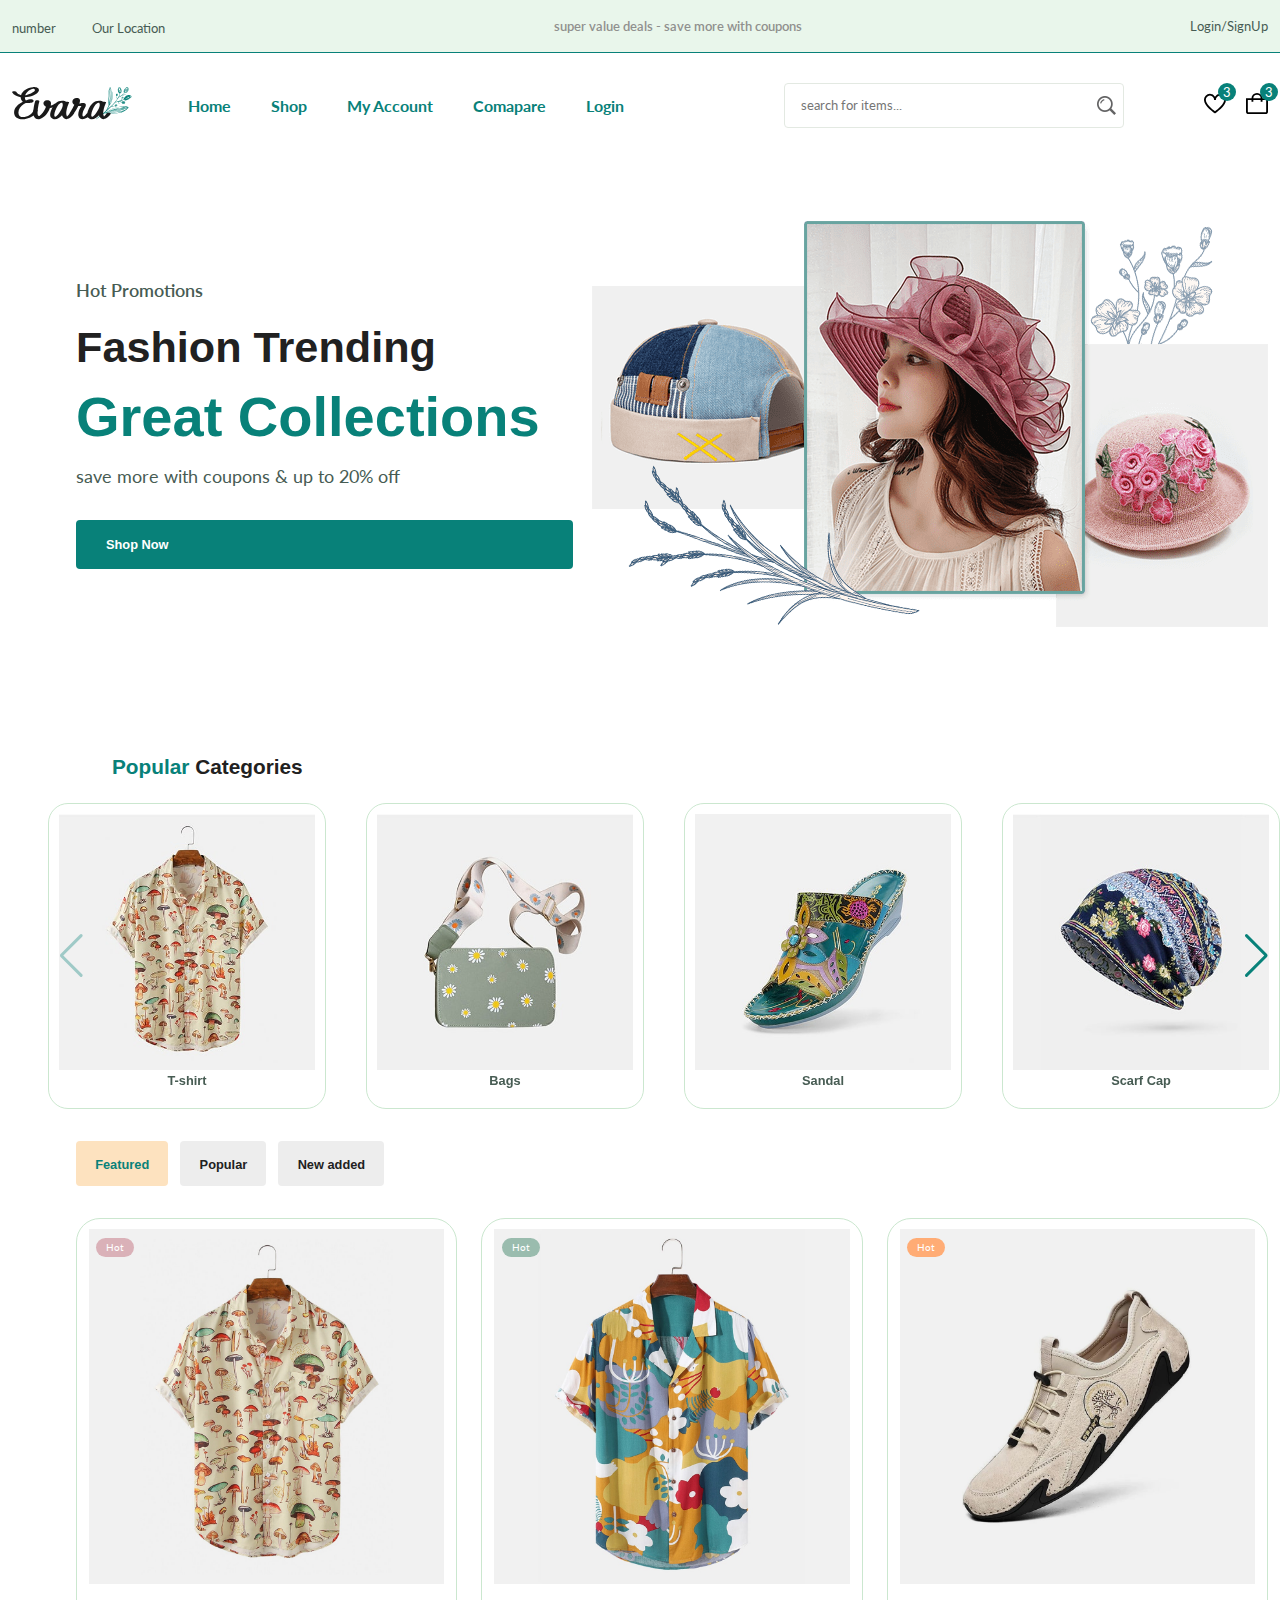
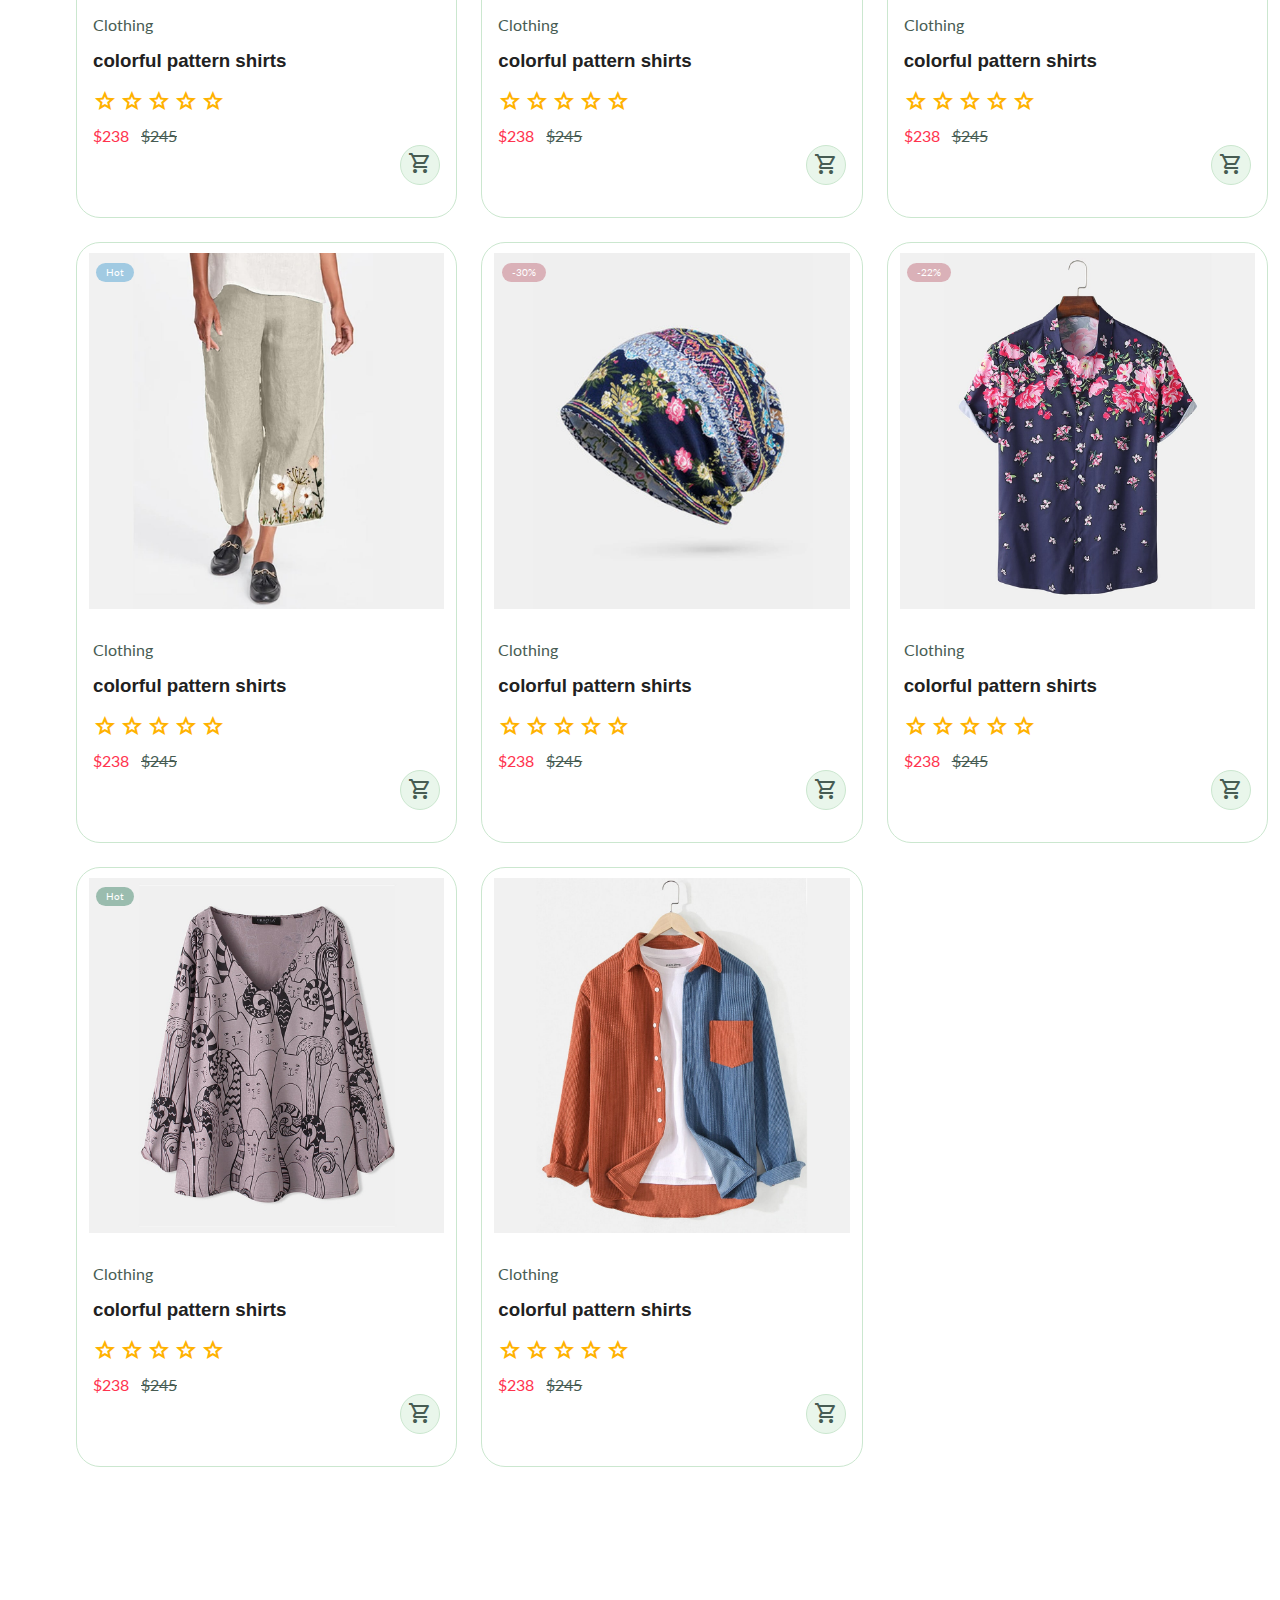
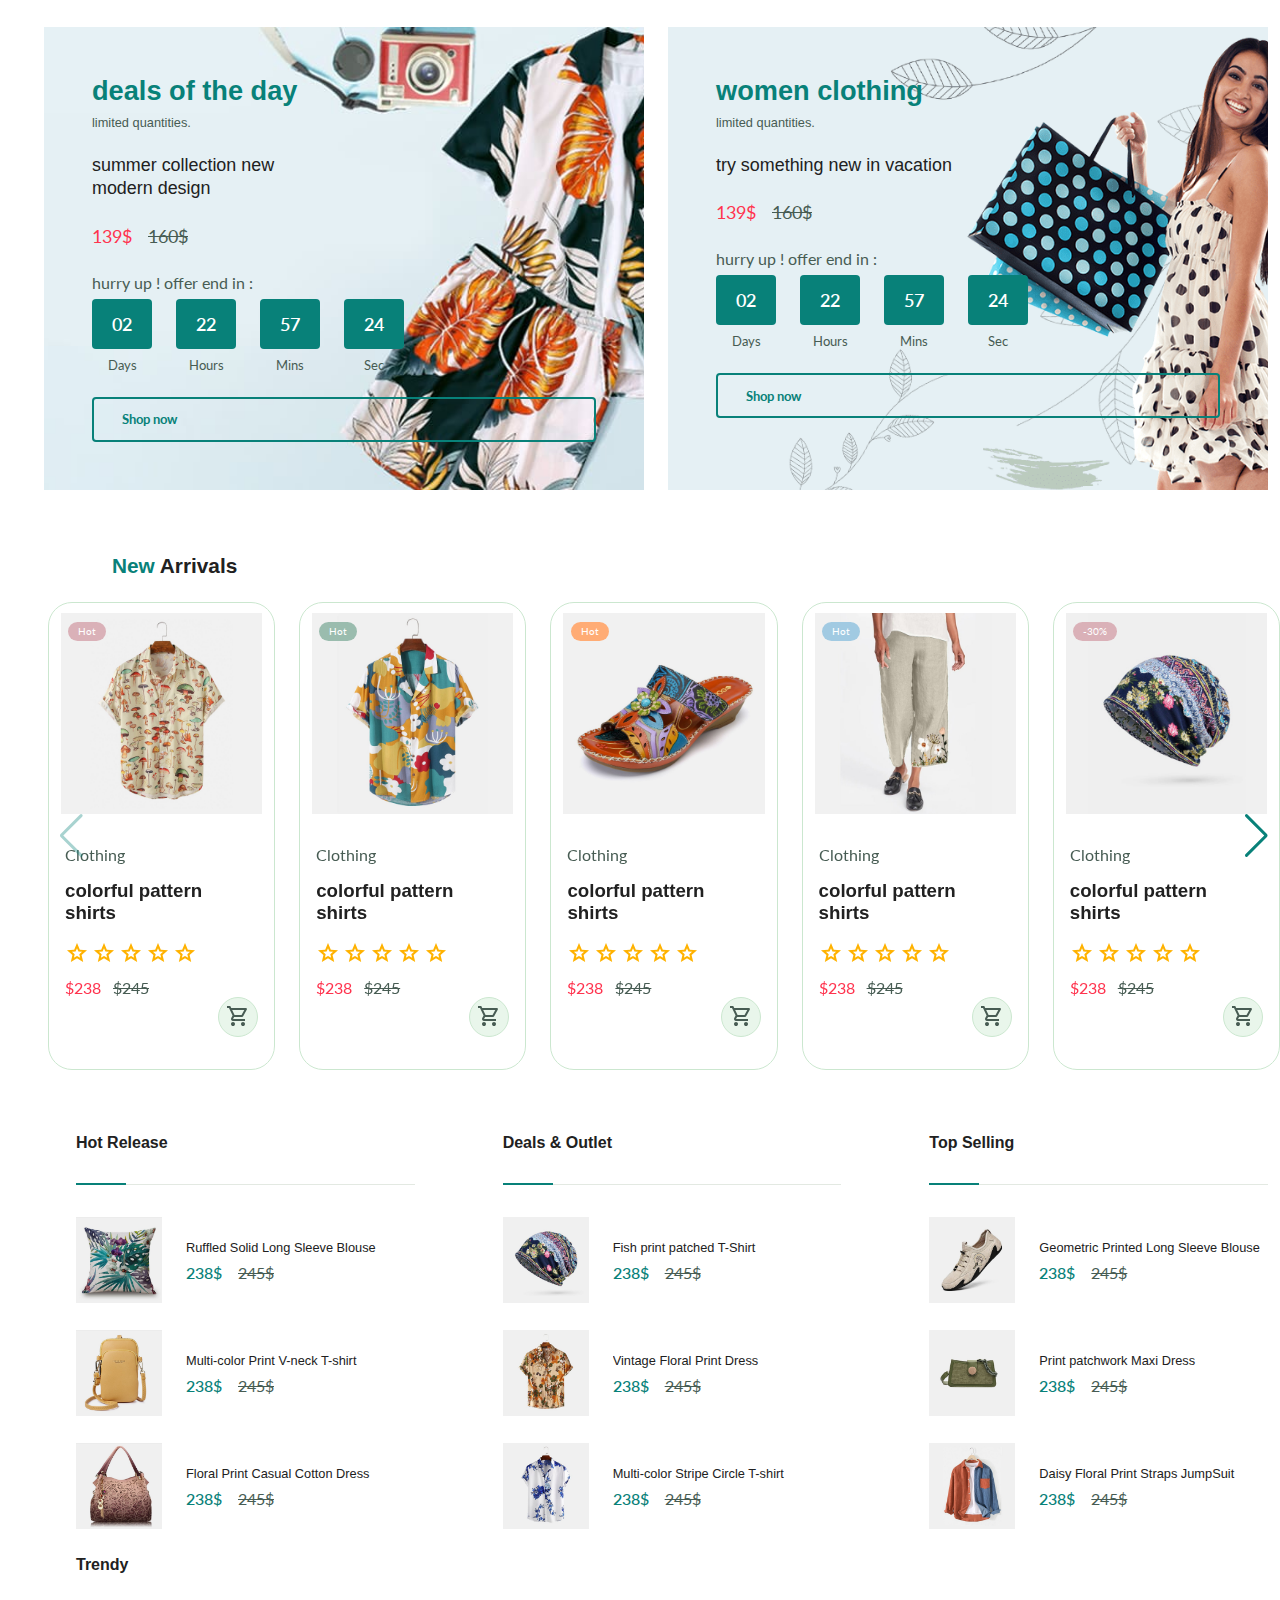
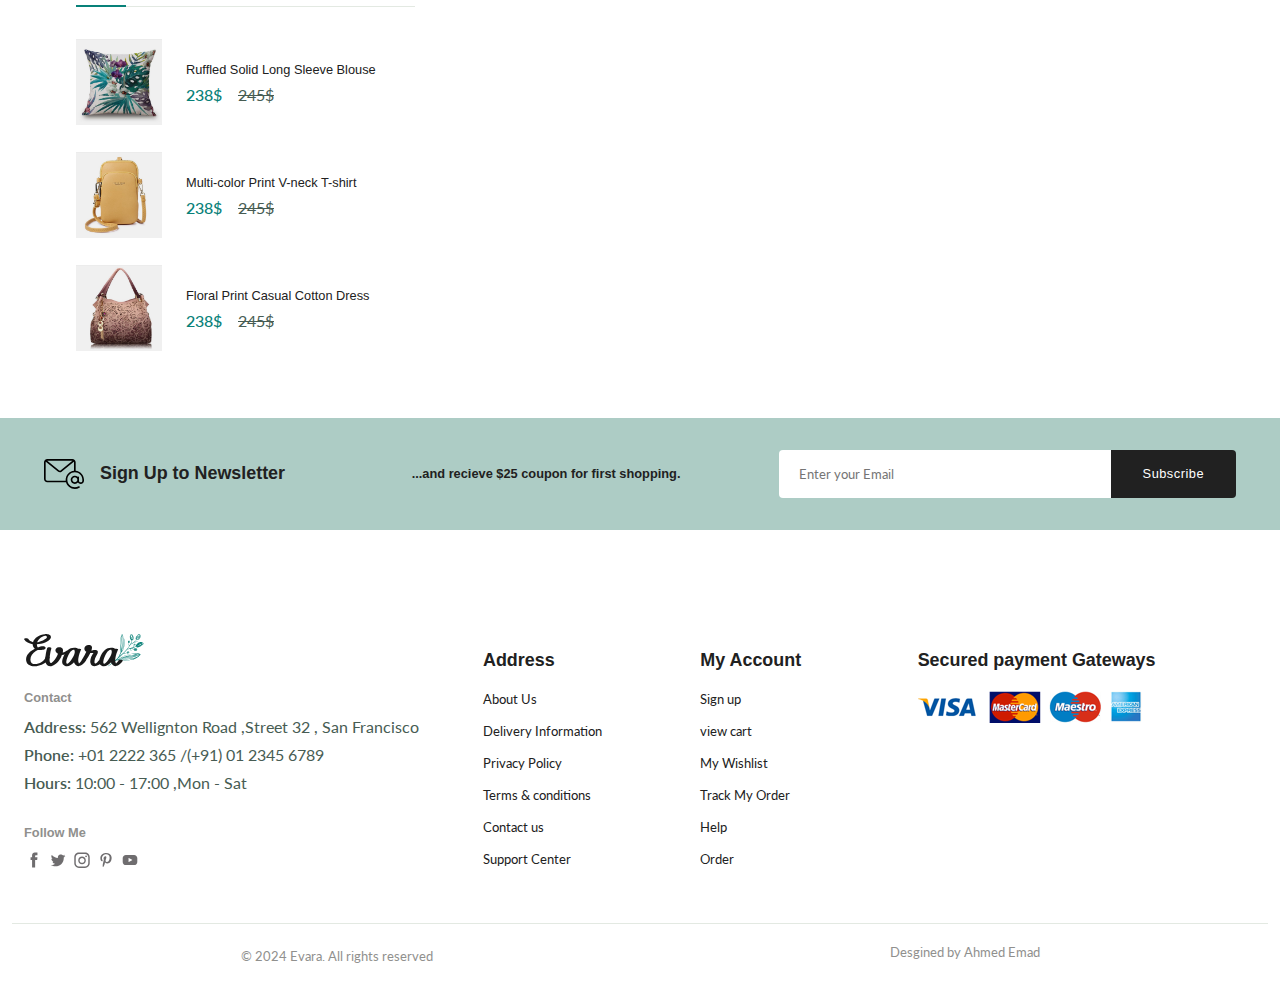
<file: index.html>
<!DOCTYPE html>
<html lang="en">

<head>
  <meta charset="UTF-8" />
  <meta name="viewport" content="width=device-width, initial-scale=1.0" />

  <!--=============== FLATICON ===============-->

  <link rel="stylesheet"
    href="https://fonts.googleapis.com/css2?family=Material+Symbols+Outlined:opsz,wght,FILL,GRAD@20..48,100..700,0..1,-50..200" />

  <!--=============== SWIPER CSS ===============-->
  <link rel="stylesheet" href="https://cdn.jsdelivr.net/npm/swiper@11/swiper-bundle.min.css" />

  <!--=============== CSS ===============-->
  <link rel="stylesheet" href="styles.css" />

  <title>Ecommerce Website</title>
</head>

<body>
  <!--=============== HEADER ===============-->
  <header class="header">
    <div class="header-top">
      <div class="header-container container">
        <div class="header-contact">
          <span>number</span>
          <span>Our Location</span>

        </div>
        <p class="header-alert-news">
          super value deals - save more with coupons
        </p>
        <a href="login-register.html" class="header-action">
          Login/SignUp
        </a>
      </div>
    </div>


    <nav class=" nav container">
      <a href="index.html" class="nav-logo">
        <img src="assets/img/logo.svg" alt="" class="nav-img">
      </a>

      <div class="nav-menu" id="nav-menu">
        <ul class="nav-list">
          <li class="nav-item">
            <a href="index.html" class="nav-link active-link">Home</a>
          </li>




          <li class="nav-item">
            <a href="shop.html" class="nav-link active-link"> Shop</a>
          </li>

          <li class="nav-item">
            <a href="accounts.html" class="nav-link active-link">My Account</a>
          </li>

          <li class="nav-item">
            <a href="compare.html" class="nav-link active-link">Comapare</a>
          </li>

          <li class="nav-item">
            <a href="login-register.html" class="nav-link active-link">Login</a>
          </li>
        </ul>

        <div class="header-search">
          <input type="text" class="form-input" placeholder="search for items...">
          <button class="search-btn">
            <img src="assets/img/search.png" alt="">
          </button>
        </div>
      </div>




      <div class="header-user-action">
        <a href="wishlist.html" class="header-action-btn">
          <img src="assets/img/icon-heart.svg" alt="">
          <span class="count">3</span>
        </a>

        <a href="cart.html" class="header-action-btn">
          <img src="assets/img/icon-cart.svg" alt="">
          <span class="count">3</span>
        </a>
      </div>
    </nav>





  </header>

  <!--=============== MAIN ===============-->
  <main class="main">
    <!--=============== HOME ===============-->
    <section class="home-section1">
      <div class="home-container container container-grid">
        <div class="home-content">
          <span class="home-subtitle">Hot Promotions</span>
          <h1 class="home-title">Fashion Trending <br> <span> Great Collections</span></h1>
          <p class="home-desc">save more with coupons & up to 20% off</p>
          <a href="shop.html" class="btn">Shop Now</a>
        </div>
        <img src="assets/img/home-img.png" alt="" class="home-img">

      </div>

    </section>

    <!--=============== CATEGORIES ===============-->
    <section class="categories container-seciton2" style="margin-bottom: 2rem;">
      <h3 class="section-title">
        <span>Popular</span> Categories
      </h3>
      <div class="categories-container swiper">
        <div class="swiper-wrapper">
          <a href="shop.html" class="category-item swiper-slide">
            <img src="assets/img/category-1.jpg" alt="">

            <h3 class="category-title">
              T-shirt
            </h3>
          </a>

          <a href="shop.html" class="category-item swiper-slide">
            <img src="assets/img/category-2.jpg" alt="">

            <h3 class="category-title">
              Bags
            </h3>
          </a>


          <a href="shop.html" class="category-item swiper-slide">
            <img src="assets/img/category-3.jpg" alt="">

            <h3 class="category-title">
              Sandal
            </h3>
          </a>

          <a href="shop.html" class="category-item swiper-slide">
            <img src="assets/img/category-4.jpg" alt="">

            <h3 class="category-title">
              Scarf Cap
            </h3>
          </a>


          <a href="shop.html" class="category-item swiper-slide">
            <img src="assets/img/category-5.jpg" alt="">

            <h3 class="category-title">
              Shoes
            </h3>
          </a>


          <a href="shop.html" class="category-item swiper-slide">
            <img src="assets/img/category-6.jpg" alt="">

            <h3 class="category-title">
              Pillowcase
            </h3>
          </a>

          <a href="shop.html" class="category-item swiper-slide">
            <img src="assets/img/category-7.jpg" alt="">

            <h3 class="category-title">
              JumpSuit
            </h3>
          </a>

          <a href="shop.html" class="category-item swiper-slide">
            <img src="assets/img/category-8.jpg" alt="">

            <h3 class="category-title">
              Hats
            </h3>
          </a>
        </div>


        <div class="swiper-button-next"></div>
        <div class="swiper-button-prev"></div>
      </div>
    </section>

    <!--=============== PRODUCTS ===============-->
    <section class="product section container">
      <div class="tab-btns">
        <span class="tab-btn active-tab" data-target="#featured">Featured</span>
        <span class="tab-btn" data-target="#popular">Popular </span>
        <span class="tab-btn" data-target="#new-added">New added</span>
      </div>

      <div class="tab-items">
        <div class="tab-item active-tab" content id="featured">
          <div class="products-container grid">
            <div class="product-item">
              <div class="product-banner">
                <a href="details.html" class="product-imgs">
                  <img src="assets/img/product-1-1.jpg" alt="" class="product-img default">

                  <img src="assets/img/product-1-2.jpg" alt="" class="product-img hover">

                </a>
                <div class="product-action">
                  <a href="#" class="action-btn" aria-label="Quick View">
                    <span class="material-symbols-outlined">
                      visibility
                    </span>
                  </a>

                  <a href="#" class="action-btn" aria-label="Add To Wishlist">
                    <span class="material-symbols-outlined">
                      favorite
                    </span>
                  </a>

                  <a href="#" class="action-btn" aria-label="Comapre">
                    <span class="material-symbols-outlined">
                      shuffle
                    </span>
                  </a>
                </div>

                <div class="product-badge light-pink">
                  Hot
                </div>
              </div>
              <div class="product-content">
                <span class="product-category">
                  Clothing
                </span>
                <a href="details.html">
                  <h3 class="product-title">
                    colorful pattern shirts
                  </h3>
                </a>
                <div class="product-rating">
                  <span class="material-symbols-outlined">
                    star
                  </span>
                  <span class="material-symbols-outlined">
                    star
                  </span>
                  <span class="material-symbols-outlined">
                    star
                  </span>
                  <span class="material-symbols-outlined">
                    star
                  </span>
                  <span class="material-symbols-outlined">
                    star
                  </span>
                </div>
                <div class="product-price-flex">
                  <span class="new-price">$238</span>
                  <span class="old-price">$245</span>
                </div>

                <button href="#" class="action-btn cart-btn" aria-label="Add To Cart" onclick="addToCart(item1)">
                  <span class="material-symbols-outlined">
                    shopping_cart
                  </span>
                </button>
              </div>
            </div>


            <div class="product-item">
              <div class="product-banner">
                <a href="details.html" class="product-imgs">
                  <img src="assets/img/product-2-1.jpg" alt="" class="product-img default">

                  <img src="assets/img/product-2-2.jpg" alt="" class="product-img hover">

                </a>
                <div class="product-action">
                  <a href="#" class="action-btn" aria-label="Quick View">
                    <span class="material-symbols-outlined">
                      visibility
                    </span>
                  </a>

                  <a href="#" class="action-btn" aria-label="Add To Wishlist">
                    <span class="material-symbols-outlined">
                      favorite
                    </span>
                  </a>

                  <a href="#" class="action-btn" aria-label="Comapre">
                    <span class="material-symbols-outlined">
                      shuffle
                    </span>
                  </a>
                </div>

                <div class="product-badge light-green">
                  Hot
                </div>
              </div>
              <div class="product-content">
                <span class="product-category">
                  Clothing
                </span>
                <a href="details.html">
                  <h3 class="product-title">
                    colorful pattern shirts
                  </h3>
                </a>
                <div class="product-rating">
                  <span class="material-symbols-outlined">
                    star
                  </span>
                  <span class="material-symbols-outlined">
                    star
                  </span>
                  <span class="material-symbols-outlined">
                    star
                  </span>
                  <span class="material-symbols-outlined">
                    star
                  </span>
                  <span class="material-symbols-outlined">
                    star
                  </span>
                </div>
                <div class="product-price-flex">
                  <span class="new-price">$238</span>
                  <span class="old-price">$245</span>
                </div>

                <a href="#" class="action-btn cart-btn" aria-label="Add To Cart">
                  <span class="material-symbols-outlined">
                    shopping_cart
                  </span>
                </a>
              </div>
            </div>

            <div class="product-item">
              <div class="product-banner">
                <a href="details.html" class="product-imgs">
                  <img src="assets/img/product-3-1.jpg" alt="" class="product-img default">

                  <img src="assets/img/product-3-2.jpg" alt="" class="product-img hover">

                </a>
                <div class="product-action">
                  <a href="#" class="action-btn" aria-label="Quick View">
                    <span class="material-symbols-outlined">
                      visibility
                    </span>
                  </a>

                  <a href="#" class="action-btn" aria-label="Add To Wishlist">
                    <span class="material-symbols-outlined">
                      favorite
                    </span>
                  </a>

                  <a href="#" class="action-btn" aria-label="Comapre">
                    <span class="material-symbols-outlined">
                      shuffle
                    </span>
                  </a>
                </div>

                <div class="product-badge light-orange">
                  Hot
                </div>
              </div>
              <div class="product-content">
                <span class="product-category">
                  Clothing
                </span>
                <a href="details.html">
                  <h3 class="product-title">
                    colorful pattern shirts
                  </h3>
                </a>
                <div class="product-rating">
                  <span class="material-symbols-outlined">
                    star
                  </span>
                  <span class="material-symbols-outlined">
                    star
                  </span>
                  <span class="material-symbols-outlined">
                    star
                  </span>
                  <span class="material-symbols-outlined">
                    star
                  </span>
                  <span class="material-symbols-outlined">
                    star
                  </span>
                </div>
                <div class="product-price-flex">
                  <span class="new-price">$238</span>
                  <span class="old-price">$245</span>
                </div>

                <a href="#" class="action-btn cart-btn" aria-label="Add To Cart">
                  <span class="material-symbols-outlined">
                    shopping_cart
                  </span>
                </a>
              </div>
            </div>


            <div class="product-item">
              <div class="product-banner">
                <a href="details.html" class="product-imgs">
                  <img src="assets/img/product-4-1.jpg" alt="" class="product-img default">

                  <img src="assets/img/product-4-2.jpg" alt="" class="product-img hover">

                </a>
                <div class="product-action">
                  <a href="#" class="action-btn" aria-label="Quick View">
                    <span class="material-symbols-outlined">
                      visibility
                    </span>
                  </a>

                  <a href="#" class="action-btn" aria-label="Add To Wishlist">
                    <span class="material-symbols-outlined">
                      favorite
                    </span>
                  </a>

                  <a href="#" class="action-btn" aria-label="Comapre">
                    <span class="material-symbols-outlined">
                      shuffle
                    </span>
                  </a>
                </div>

                <div class="product-badge light-blue">
                  Hot
                </div>
              </div>
              <div class="product-content">
                <span class="product-category">
                  Clothing
                </span>
                <a href="details.html">
                  <h3 class="product-title">
                    colorful pattern shirts
                  </h3>
                </a>
                <div class="product-rating">
                  <span class="material-symbols-outlined">
                    star
                  </span>
                  <span class="material-symbols-outlined">
                    star
                  </span>
                  <span class="material-symbols-outlined">
                    star
                  </span>
                  <span class="material-symbols-outlined">
                    star
                  </span>
                  <span class="material-symbols-outlined">
                    star
                  </span>
                </div>
                <div class="product-price-flex">
                  <span class="new-price">$238</span>
                  <span class="old-price">$245</span>
                </div>

                <a href="#" class="action-btn cart-btn" aria-label="Add To Cart">
                  <span class="material-symbols-outlined">
                    shopping_cart
                  </span>
                </a>
              </div>
            </div>

            <div class="product-item">
              <div class="product-banner">
                <a href="details.html" class="product-imgs">
                  <img src="assets/img/product-5-1.jpg" alt="" class="product-img default">

                  <img src="assets/img/product-5-2.jpg" alt="" class="product-img hover">

                </a>
                <div class="product-action">
                  <a href="#" class="action-btn" aria-label="Quick View">
                    <span class="material-symbols-outlined">
                      visibility
                    </span>
                  </a>

                  <a href="#" class="action-btn" aria-label="Add To Wishlist">
                    <span class="material-symbols-outlined">
                      favorite
                    </span>
                  </a>

                  <a href="#" class="action-btn" aria-label="Comapre">
                    <span class="material-symbols-outlined">
                      shuffle
                    </span>
                  </a>
                </div>

                <div class="product-badge light-pink">
                  -30%
                </div>
              </div>
              <div class="product-content">
                <span class="product-category">
                  Clothing
                </span>
                <a href="details.html">
                  <h3 class="product-title">
                    colorful pattern shirts
                  </h3>
                </a>
                <div class="product-rating">
                  <span class="material-symbols-outlined">
                    star
                  </span>
                  <span class="material-symbols-outlined">
                    star
                  </span>
                  <span class="material-symbols-outlined">
                    star
                  </span>
                  <span class="material-symbols-outlined">
                    star
                  </span>
                  <span class="material-symbols-outlined">
                    star
                  </span>
                </div>
                <div class="product-price-flex">
                  <span class="new-price">$238</span>
                  <span class="old-price">$245</span>
                </div>

                <a href="#" class="action-btn cart-btn" aria-label="Add To Cart">
                  <span class="material-symbols-outlined">
                    shopping_cart
                  </span>
                </a>
              </div>
            </div>


            <div class="product-item">
              <div class="product-banner">
                <a href="details.html" class="product-imgs">
                  <img src="assets/img/product-6-1.jpg" alt="" class="product-img default">

                  <img src="assets/img/product-6-2.jpg" alt="" class="product-img hover">

                </a>
                <div class="product-action">
                  <a href="#" class="action-btn" aria-label="Quick View">
                    <span class="material-symbols-outlined">
                      visibility
                    </span>
                  </a>

                  <a href="#" class="action-btn" aria-label="Add To Wishlist">
                    <span class="material-symbols-outlined">
                      favorite
                    </span>
                  </a>

                  <a href="#" class="action-btn" aria-label="Comapre">
                    <span class="material-symbols-outlined">
                      shuffle
                    </span>
                  </a>
                </div>

                <div class="product-badge light-pink">
                  -22%
                </div>
              </div>
              <div class="product-content">
                <span class="product-category">
                  Clothing
                </span>
                <a href="details.html">
                  <h3 class="product-title">
                    colorful pattern shirts
                  </h3>
                </a>
                <div class="product-rating">
                  <span class="material-symbols-outlined">
                    star
                  </span>
                  <span class="material-symbols-outlined">
                    star
                  </span>
                  <span class="material-symbols-outlined">
                    star
                  </span>
                  <span class="material-symbols-outlined">
                    star
                  </span>
                  <span class="material-symbols-outlined">
                    star
                  </span>
                </div>
                <div class="product-price-flex">
                  <span class="new-price">$238</span>
                  <span class="old-price">$245</span>
                </div>

                <a href="#" class="action-btn cart-btn" aria-label="Add To Cart">
                  <span class="material-symbols-outlined">
                    shopping_cart
                  </span>
                </a>
              </div>
            </div>


            <div class="product-item">
              <div class="product-banner">
                <a href="details.html" class="product-imgs">
                  <img src="assets/img/product-7-1.jpg" alt="" class="product-img default">

                  <img src="assets/img/product-7-2.jpg" alt="" class="product-img hover">

                </a>
                <div class="product-action">
                  <a href="#" class="action-btn" aria-label="Quick View">
                    <span class="material-symbols-outlined">
                      visibility
                    </span>
                  </a>

                  <a href="#" class="action-btn" aria-label="Add To Wishlist">
                    <span class="material-symbols-outlined">
                      favorite
                    </span>
                  </a>

                  <a href="#" class="action-btn" aria-label="Comapre">
                    <span class="material-symbols-outlined">
                      shuffle
                    </span>
                  </a>
                </div>

                <div class="product-badge light-green">
                  Hot
                </div>
              </div>
              <div class="product-content">
                <span class="product-category">
                  Clothing
                </span>
                <a href="details.html">
                  <h3 class="product-title">
                    colorful pattern shirts
                  </h3>
                </a>
                <div class="product-rating">
                  <span class="material-symbols-outlined">
                    star
                  </span>
                  <span class="material-symbols-outlined">
                    star
                  </span>
                  <span class="material-symbols-outlined">
                    star
                  </span>
                  <span class="material-symbols-outlined">
                    star
                  </span>
                  <span class="material-symbols-outlined">
                    star
                  </span>
                </div>
                <div class="product-price-flex">
                  <span class="new-price">$238</span>
                  <span class="old-price">$245</span>
                </div>

                <a href="#" class="action-btn cart-btn" aria-label="Add To Cart">
                  <span class="material-symbols-outlined">
                    shopping_cart
                  </span>
                </a>
              </div>
            </div>

            <div class="product-item">
              <div class="product-banner">
                <a href="details.html" class="product-imgs">
                  <img src="assets/img/product-8-1.jpg" alt="" class="product-img default">

                  <img src="assets/img/product-8-2.jpg" alt="" class="product-img hover">

                </a>
                <div class="product-action">
                  <a href="#" class="action-btn" aria-label="Quick View">
                    <span class="material-symbols-outlined">
                      visibility
                    </span>
                  </a>

                  <a href="#" class="action-btn" aria-label="Add To Wishlist">
                    <span class="material-symbols-outlined">
                      favorite
                    </span>
                  </a>

                  <a href="#" class="action-btn" aria-label="Comapre">
                    <span class="material-symbols-outlined">
                      shuffle
                    </span>
                  </a>
                </div>


              </div>
              <div class="product-content">
                <span class="product-category">
                  Clothing
                </span>
                <a href="details.html">
                  <h3 class="product-title">
                    colorful pattern shirts
                  </h3>
                </a>
                <div class="product-rating">
                  <span class="material-symbols-outlined">
                    star
                  </span>
                  <span class="material-symbols-outlined">
                    star
                  </span>
                  <span class="material-symbols-outlined">
                    star
                  </span>
                  <span class="material-symbols-outlined">
                    star
                  </span>
                  <span class="material-symbols-outlined">
                    star
                  </span>
                </div>
                <div class="product-price-flex">
                  <span class="new-price">$238</span>
                  <span class="old-price">$245</span>
                </div>

                <a href="#" class="action-btn cart-btn" aria-label="Add To Cart">
                  <span class="material-symbols-outlined">
                    shopping_cart
                  </span>
                </a>
              </div>
            </div>

          </div>
        </div>




        <div class="tab-item" content id="popular">
          <div class="products-container grid">
            <div class="product-item">
              <div class="product-banner">
                <a href="details.html" class="product-imgs">
                  <img src="assets/img/product-1-1.jpg" alt="" class="product-img default">

                  <img src="assets/img/product-1-2.jpg" alt="" class="product-img hover">

                </a>
                <div class="product-action">
                  <a href="#" class="action-btn" aria-label="Quick View">
                    <span class="material-symbols-outlined">
                      visibility
                    </span>
                  </a>

                  <a href="#" class="action-btn" aria-label="Add To Wishlist">
                    <span class="material-symbols-outlined">
                      favorite
                    </span>
                  </a>

                  <a href="#" class="action-btn" aria-label="Comapre">
                    <span class="material-symbols-outlined">
                      shuffle
                    </span>
                  </a>
                </div>

                <div class="product-badge light-pink">
                  Hot
                </div>
              </div>
              <div class="product-content">
                <span class="product-category">
                  Clothing
                </span>
                <a href="details.html">
                  <h3 class="product-title">
                    colorful pattern shirts
                  </h3>
                </a>
                <div class="product-rating">
                  <span class="material-symbols-outlined">
                    star
                  </span>
                  <span class="material-symbols-outlined">
                    star
                  </span>
                  <span class="material-symbols-outlined">
                    star
                  </span>
                  <span class="material-symbols-outlined">
                    star
                  </span>
                  <span class="material-symbols-outlined">
                    star
                  </span>
                </div>
                <div class="product-price-flex">
                  <span class="new-price">$238</span>
                  <span class="old-price">$245</span>
                </div>

                <a href="#" class="action-btn cart-btn" aria-label="Add To Cart">
                  <span class="material-symbols-outlined">
                    shopping_cart
                  </span>
                </a>
              </div>
            </div>


            <div class="product-item">
              <div class="product-banner">
                <a href="details.html" class="product-imgs">
                  <img src="assets/img/product-2-1.jpg" alt="" class="product-img default">

                  <img src="assets/img/product-2-2.jpg" alt="" class="product-img hover">

                </a>
                <div class="product-action">
                  <a href="#" class="action-btn" aria-label="Quick View">
                    <span class="material-symbols-outlined">
                      visibility
                    </span>
                  </a>

                  <a href="#" class="action-btn" aria-label="Add To Wishlist">
                    <span class="material-symbols-outlined">
                      favorite
                    </span>
                  </a>

                  <a href="#" class="action-btn" aria-label="Comapre">
                    <span class="material-symbols-outlined">
                      shuffle
                    </span>
                  </a>
                </div>

                <div class="product-badge light-green">
                  Hot
                </div>
              </div>
              <div class="product-content">
                <span class="product-category">
                  Clothing
                </span>
                <a href="details.html">
                  <h3 class="product-title">
                    colorful pattern shirts
                  </h3>
                </a>
                <div class="product-rating">
                  <span class="material-symbols-outlined">
                    star
                  </span>
                  <span class="material-symbols-outlined">
                    star
                  </span>
                  <span class="material-symbols-outlined">
                    star
                  </span>
                  <span class="material-symbols-outlined">
                    star
                  </span>
                  <span class="material-symbols-outlined">
                    star
                  </span>
                </div>
                <div class="product-price-flex">
                  <span class="new-price">$238</span>
                  <span class="old-price">$245</span>
                </div>

                <a href="#" class="action-btn cart-btn" aria-label="Add To Cart">
                  <span class="material-symbols-outlined">
                    shopping_cart
                  </span>
                </a>
              </div>
            </div>

            <div class="product-item">
              <div class="product-banner">
                <a href="details.html" class="product-imgs">
                  <img src="assets/img/product-10-1.jpg" alt="" class="product-img default">

                  <img src="assets/img/product-10-2.jpg" alt="" class="product-img hover">

                </a>
                <div class="product-action">
                  <a href="#" class="action-btn" aria-label="Quick View">
                    <span class="material-symbols-outlined">
                      visibility
                    </span>
                  </a>

                  <a href="#" class="action-btn" aria-label="Add To Wishlist">
                    <span class="material-symbols-outlined">
                      favorite
                    </span>
                  </a>

                  <a href="#" class="action-btn" aria-label="Comapre">
                    <span class="material-symbols-outlined">
                      shuffle
                    </span>
                  </a>
                </div>

                <div class="product-badge light-orange">
                  Hot
                </div>
              </div>
              <div class="product-content">
                <span class="product-category">
                  Clothing
                </span>
                <a href="details.html">
                  <h3 class="product-title">
                    colorful pattern shirts
                  </h3>
                </a>
                <div class="product-rating">
                  <span class="material-symbols-outlined">
                    star
                  </span>
                  <span class="material-symbols-outlined">
                    star
                  </span>
                  <span class="material-symbols-outlined">
                    star
                  </span>
                  <span class="material-symbols-outlined">
                    star
                  </span>
                  <span class="material-symbols-outlined">
                    star
                  </span>
                </div>
                <div class="product-price-flex">
                  <span class="new-price">$238</span>
                  <span class="old-price">$245</span>
                </div>

                <a href="#" class="action-btn cart-btn" aria-label="Add To Cart">
                  <span class="material-symbols-outlined">
                    shopping_cart
                  </span>
                </a>
              </div>
            </div>


            <div class="product-item">
              <div class="product-banner">
                <a href="details.html" class="product-imgs">
                  <img src="assets/img/product-4-1.jpg" alt="" class="product-img default">

                  <img src="assets/img/product-4-2.jpg" alt="" class="product-img hover">

                </a>
                <div class="product-action">
                  <a href="#" class="action-btn" aria-label="Quick View">
                    <span class="material-symbols-outlined">
                      visibility
                    </span>
                  </a>

                  <a href="#" class="action-btn" aria-label="Add To Wishlist">
                    <span class="material-symbols-outlined">
                      favorite
                    </span>
                  </a>

                  <a href="#" class="action-btn" aria-label="Comapre">
                    <span class="material-symbols-outlined">
                      shuffle
                    </span>
                  </a>
                </div>

                <div class="product-badge light-blue">
                  Hot
                </div>
              </div>
              <div class="product-content">
                <span class="product-category">
                  Clothing
                </span>
                <a href="details.html">
                  <h3 class="product-title">
                    colorful pattern shirts
                  </h3>
                </a>
                <div class="product-rating">
                  <span class="material-symbols-outlined">
                    star
                  </span>
                  <span class="material-symbols-outlined">
                    star
                  </span>
                  <span class="material-symbols-outlined">
                    star
                  </span>
                  <span class="material-symbols-outlined">
                    star
                  </span>
                  <span class="material-symbols-outlined">
                    star
                  </span>
                </div>
                <div class="product-price-flex">
                  <span class="new-price">$238</span>
                  <span class="old-price">$245</span>
                </div>

                <a href="#" class="action-btn cart-btn" aria-label="Add To Cart">
                  <span class="material-symbols-outlined">
                    shopping_cart
                  </span>
                </a>
              </div>
            </div>

            <div class="product-item">
              <div class="product-banner">
                <a href="details.html" class="product-imgs">
                  <img src="assets/img/product-5-1.jpg" alt="" class="product-img default">

                  <img src="assets/img/product-5-2.jpg" alt="" class="product-img hover">

                </a>
                <div class="product-action">
                  <a href="#" class="action-btn" aria-label="Quick View">
                    <span class="material-symbols-outlined">
                      visibility
                    </span>
                  </a>

                  <a href="#" class="action-btn" aria-label="Add To Wishlist">
                    <span class="material-symbols-outlined">
                      favorite
                    </span>
                  </a>

                  <a href="#" class="action-btn" aria-label="Comapre">
                    <span class="material-symbols-outlined">
                      shuffle
                    </span>
                  </a>
                </div>

                <div class="product-badge light-pink">
                  -30%
                </div>
              </div>
              <div class="product-content">
                <span class="product-category">
                  Clothing
                </span>
                <a href="details.html">
                  <h3 class="product-title">
                    colorful pattern shirts
                  </h3>
                </a>
                <div class="product-rating">
                  <span class="material-symbols-outlined">
                    star
                  </span>
                  <span class="material-symbols-outlined">
                    star
                  </span>
                  <span class="material-symbols-outlined">
                    star
                  </span>
                  <span class="material-symbols-outlined">
                    star
                  </span>
                  <span class="material-symbols-outlined">
                    star
                  </span>
                </div>
                <div class="product-price-flex">
                  <span class="new-price">$238</span>
                  <span class="old-price">$245</span>
                </div>

                <a href="#" class="action-btn cart-btn" aria-label="Add To Cart">
                  <span class="material-symbols-outlined">
                    shopping_cart
                  </span>
                </a>
              </div>
            </div>


            <div class="product-item">
              <div class="product-banner">
                <a href="details.html" class="product-imgs">
                  <img src="assets/img/product-11-1.jpg" alt="" class="product-img default">

                  <img src="assets/img/product-11-2.jpg" alt="" class="product-img hover">

                </a>
                <div class="product-action">
                  <a href="#" class="action-btn" aria-label="Quick View">
                    <span class="material-symbols-outlined">
                      visibility
                    </span>
                  </a>

                  <a href="#" class="action-btn" aria-label="Add To Wishlist">
                    <span class="material-symbols-outlined">
                      favorite
                    </span>
                  </a>

                  <a href="#" class="action-btn" aria-label="Comapre">
                    <span class="material-symbols-outlined">
                      shuffle
                    </span>
                  </a>
                </div>

                <div class="product-badge light-pink">
                  -22%
                </div>
              </div>
              <div class="product-content">
                <span class="product-category">
                  Clothing
                </span>
                <a href="details.html">
                  <h3 class="product-title">
                    colorful pattern shirts
                  </h3>
                </a>
                <div class="product-rating">
                  <span class="material-symbols-outlined">
                    star
                  </span>
                  <span class="material-symbols-outlined">
                    star
                  </span>
                  <span class="material-symbols-outlined">
                    star
                  </span>
                  <span class="material-symbols-outlined">
                    star
                  </span>
                  <span class="material-symbols-outlined">
                    star
                  </span>
                </div>
                <div class="product-price-flex">
                  <span class="new-price">$238</span>
                  <span class="old-price">$245</span>
                </div>

                <a href="#" class="action-btn cart-btn" aria-label="Add To Cart">
                  <span class="material-symbols-outlined">
                    shopping_cart
                  </span>
                </a>
              </div>
            </div>


            <div class="product-item">
              <div class="product-banner">
                <a href="details.html" class="product-imgs">
                  <img src="assets/img/product-7-1.jpg" alt="" class="product-img default">

                  <img src="assets/img/product-7-2.jpg" alt="" class="product-img hover">

                </a>
                <div class="product-action">
                  <a href="#" class="action-btn" aria-label="Quick View">
                    <span class="material-symbols-outlined">
                      visibility
                    </span>
                  </a>

                  <a href="#" class="action-btn" aria-label="Add To Wishlist">
                    <span class="material-symbols-outlined">
                      favorite
                    </span>
                  </a>

                  <a href="#" class="action-btn" aria-label="Comapre">
                    <span class="material-symbols-outlined">
                      shuffle
                    </span>
                  </a>
                </div>

                <div class="product-badge light-green">
                  Hot
                </div>
              </div>
              <div class="product-content">
                <span class="product-category">
                  Clothing
                </span>
                <a href="details.html">
                  <h3 class="product-title">
                    colorful pattern shirts
                  </h3>
                </a>
                <div class="product-rating">
                  <span class="material-symbols-outlined">
                    star
                  </span>
                  <span class="material-symbols-outlined">
                    star
                  </span>
                  <span class="material-symbols-outlined">
                    star
                  </span>
                  <span class="material-symbols-outlined">
                    star
                  </span>
                  <span class="material-symbols-outlined">
                    star
                  </span>
                </div>
                <div class="product-price-flex">
                  <span class="new-price">$238</span>
                  <span class="old-price">$245</span>
                </div>

                <a href="#" class="action-btn cart-btn" aria-label="Add To Cart">
                  <span class="material-symbols-outlined">
                    shopping_cart
                  </span>
                </a>
              </div>
            </div>

            <div class="product-item">
              <div class="product-banner">
                <a href="details.html" class="product-imgs">
                  <img src="assets/img/product-8-1.jpg" alt="" class="product-img default">

                  <img src="assets/img/product-8-2.jpg" alt="" class="product-img hover">

                </a>
                <div class="product-action">
                  <a href="#" class="action-btn" aria-label="Quick View">
                    <span class="material-symbols-outlined">
                      visibility
                    </span>
                  </a>

                  <a href="#" class="action-btn" aria-label="Add To Wishlist">
                    <span class="material-symbols-outlined">
                      favorite
                    </span>
                  </a>

                  <a href="#" class="action-btn" aria-label="Comapre">
                    <span class="material-symbols-outlined">
                      shuffle
                    </span>
                  </a>
                </div>


              </div>
              <div class="product-content">
                <span class="product-category">
                  Clothing
                </span>
                <a href="details.html">
                  <h3 class="product-title">
                    colorful pattern shirts
                  </h3>
                </a>
                <div class="product-rating">
                  <span class="material-symbols-outlined">
                    star
                  </span>
                  <span class="material-symbols-outlined">
                    star
                  </span>
                  <span class="material-symbols-outlined">
                    star
                  </span>
                  <span class="material-symbols-outlined">
                    star
                  </span>
                  <span class="material-symbols-outlined">
                    star
                  </span>
                </div>
                <div class="product-price-flex">
                  <span class="new-price">$238</span>
                  <span class="old-price">$245</span>
                </div>

                <a href="#" class="action-btn cart-btn" aria-label="Add To Cart">
                  <span class="material-symbols-outlined">
                    shopping_cart
                  </span>
                </a>
              </div>
            </div>

          </div>
        </div>



        <div class="tab-item" content id="new-added">
          <div class="products-container grid">
            <div class="product-item">
              <div class="product-banner">
                <a href="details.html" class="product-imgs">
                  <img src="assets/img/product-1-1.jpg" alt="" class="product-img default">

                  <img src="assets/img/product-1-2.jpg" alt="" class="product-img hover">

                </a>
                <div class="product-action">
                  <a href="#" class="action-btn" aria-label="Quick View">
                    <span class="material-symbols-outlined">
                      visibility
                    </span>
                  </a>

                  <a href="#" class="action-btn" aria-label="Add To Wishlist">
                    <span class="material-symbols-outlined">
                      favorite
                    </span>
                  </a>

                  <a href="#" class="action-btn" aria-label="Comapre">
                    <span class="material-symbols-outlined">
                      shuffle
                    </span>
                  </a>
                </div>

                <div class="product-badge light-pink">
                  Hot
                </div>
              </div>
              <div class="product-content">
                <span class="product-category">
                  Clothing
                </span>
                <a href="details.html">
                  <h3 class="product-title">
                    colorful pattern shirts
                  </h3>
                </a>
                <div class="product-rating">
                  <span class="material-symbols-outlined">
                    star
                  </span>
                  <span class="material-symbols-outlined">
                    star
                  </span>
                  <span class="material-symbols-outlined">
                    star
                  </span>
                  <span class="material-symbols-outlined">
                    star
                  </span>
                  <span class="material-symbols-outlined">
                    star
                  </span>
                </div>
                <div class="product-price-flex">
                  <span class="new-price">$238</span>
                  <span class="old-price">$245</span>
                </div>

                <a href="#" class="action-btn cart-btn" aria-label="Add To Cart">
                  <span class="material-symbols-outlined">
                    shopping_cart
                  </span>
                </a>
              </div>
            </div>


            <div class="product-item">
              <div class="product-banner">
                <a href="details.html" class="product-imgs">
                  <img src="assets/img/product-12-1.jpg" alt="" class="product-img default">

                  <img src="assets/img/product-12-2.jpg" alt="" class="product-img hover">

                </a>
                <div class="product-action">
                  <a href="#" class="action-btn" aria-label="Quick View">
                    <span class="material-symbols-outlined">
                      visibility
                    </span>
                  </a>

                  <a href="#" class="action-btn" aria-label="Add To Wishlist">
                    <span class="material-symbols-outlined">
                      favorite
                    </span>
                  </a>

                  <a href="#" class="action-btn" aria-label="Comapre">
                    <span class="material-symbols-outlined">
                      shuffle
                    </span>
                  </a>
                </div>

                <div class="product-badge light-green">
                  Hot
                </div>
              </div>
              <div class="product-content">
                <span class="product-category">
                  Clothing
                </span>
                <a href="details.html">
                  <h3 class="product-title">
                    colorful pattern shirts
                  </h3>
                </a>
                <div class="product-rating">
                  <span class="material-symbols-outlined">
                    star
                  </span>
                  <span class="material-symbols-outlined">
                    star
                  </span>
                  <span class="material-symbols-outlined">
                    star
                  </span>
                  <span class="material-symbols-outlined">
                    star
                  </span>
                  <span class="material-symbols-outlined">
                    star
                  </span>
                </div>
                <div class="product-price-flex">
                  <span class="new-price">$238</span>
                  <span class="old-price">$245</span>
                </div>

                <a href="#" class="action-btn cart-btn" aria-label="Add To Cart">
                  <span class="material-symbols-outlined">
                    shopping_cart
                  </span>
                </a>
              </div>
            </div>

            <div class="product-item">
              <div class="product-banner">
                <a href="details.html" class="product-imgs">
                  <img src="assets/img/product-3-1.jpg" alt="" class="product-img default">

                  <img src="assets/img/product-3-2.jpg" alt="" class="product-img hover">

                </a>
                <div class="product-action">
                  <a href="#" class="action-btn" aria-label="Quick View">
                    <span class="material-symbols-outlined">
                      visibility
                    </span>
                  </a>

                  <a href="#" class="action-btn" aria-label="Add To Wishlist">
                    <span class="material-symbols-outlined">
                      favorite
                    </span>
                  </a>

                  <a href="#" class="action-btn" aria-label="Comapre">
                    <span class="material-symbols-outlined">
                      shuffle
                    </span>
                  </a>
                </div>

                <div class="product-badge light-orange">
                  Hot
                </div>
              </div>
              <div class="product-content">
                <span class="product-category">
                  Clothing
                </span>
                <a href="details.html">
                  <h3 class="product-title">
                    colorful pattern shirts
                  </h3>
                </a>
                <div class="product-rating">
                  <span class="material-symbols-outlined">
                    star
                  </span>
                  <span class="material-symbols-outlined">
                    star
                  </span>
                  <span class="material-symbols-outlined">
                    star
                  </span>
                  <span class="material-symbols-outlined">
                    star
                  </span>
                  <span class="material-symbols-outlined">
                    star
                  </span>
                </div>
                <div class="product-price-flex">
                  <span class="new-price">$238</span>
                  <span class="old-price">$245</span>
                </div>

                <a href="#" class="action-btn cart-btn" aria-label="Add To Cart">
                  <span class="material-symbols-outlined">
                    shopping_cart
                  </span>
                </a>
              </div>
            </div>


            <div class="product-item">
              <div class="product-banner">
                <a href="details.html" class="product-imgs">
                  <img src="assets/img/product-13-1.jpg" alt="" class="product-img default">

                  <img src="assets/img/product-13-2.jpg" alt="" class="product-img hover">

                </a>
                <div class="product-action">
                  <a href="#" class="action-btn" aria-label="Quick View">
                    <span class="material-symbols-outlined">
                      visibility
                    </span>
                  </a>

                  <a href="#" class="action-btn" aria-label="Add To Wishlist">
                    <span class="material-symbols-outlined">
                      favorite
                    </span>
                  </a>

                  <a href="#" class="action-btn" aria-label="Comapre">
                    <span class="material-symbols-outlined">
                      shuffle
                    </span>
                  </a>
                </div>

                <div class="product-badge light-blue">
                  Hot
                </div>
              </div>
              <div class="product-content">
                <span class="product-category">
                  Clothing
                </span>
                <a href="details.html">
                  <h3 class="product-title">
                    colorful pattern shirts
                  </h3>
                </a>
                <div class="product-rating">
                  <span class="material-symbols-outlined">
                    star
                  </span>
                  <span class="material-symbols-outlined">
                    star
                  </span>
                  <span class="material-symbols-outlined">
                    star
                  </span>
                  <span class="material-symbols-outlined">
                    star
                  </span>
                  <span class="material-symbols-outlined">
                    star
                  </span>
                </div>
                <div class="product-price-flex">
                  <span class="new-price">$238</span>
                  <span class="old-price">$245</span>
                </div>

                <a href="#" class="action-btn cart-btn" aria-label="Add To Cart">
                  <span class="material-symbols-outlined">
                    shopping_cart
                  </span>
                </a>
              </div>
            </div>

            <div class="product-item">
              <div class="product-banner">
                <a href="details.html" class="product-imgs">
                  <img src="assets/img/product-5-1.jpg" alt="" class="product-img default">

                  <img src="assets/img/product-5-2.jpg" alt="" class="product-img hover">

                </a>
                <div class="product-action">
                  <a href="#" class="action-btn" aria-label="Quick View">
                    <span class="material-symbols-outlined">
                      visibility
                    </span>
                  </a>

                  <a href="#" class="action-btn" aria-label="Add To Wishlist">
                    <span class="material-symbols-outlined">
                      favorite
                    </span>
                  </a>

                  <a href="#" class="action-btn" aria-label="Comapre">
                    <span class="material-symbols-outlined">
                      shuffle
                    </span>
                  </a>
                </div>

                <div class="product-badge light-pink">
                  -30%
                </div>
              </div>
              <div class="product-content">
                <span class="product-category">
                  Clothing
                </span>
                <a href="details.html">
                  <h3 class="product-title">
                    colorful pattern shirts
                  </h3>
                </a>
                <div class="product-rating">
                  <span class="material-symbols-outlined">
                    star
                  </span>
                  <span class="material-symbols-outlined">
                    star
                  </span>
                  <span class="material-symbols-outlined">
                    star
                  </span>
                  <span class="material-symbols-outlined">
                    star
                  </span>
                  <span class="material-symbols-outlined">
                    star
                  </span>
                </div>
                <div class="product-price-flex">
                  <span class="new-price">$238</span>
                  <span class="old-price">$245</span>
                </div>

                <a href="#" class="action-btn cart-btn" aria-label="Add To Cart">
                  <span class="material-symbols-outlined">
                    shopping_cart
                  </span>
                </a>
              </div>
            </div>


            <div class="product-item">
              <div class="product-banner">
                <a href="details.html" class="product-imgs">
                  <img src="assets/img/product-6-1.jpg" alt="" class="product-img default">

                  <img src="assets/img/product-6-2.jpg" alt="" class="product-img hover">

                </a>
                <div class="product-action">
                  <a href="#" class="action-btn" aria-label="Quick View">
                    <span class="material-symbols-outlined">
                      visibility
                    </span>
                  </a>

                  <a href="#" class="action-btn" aria-label="Add To Wishlist">
                    <span class="material-symbols-outlined">
                      favorite
                    </span>
                  </a>

                  <a href="#" class="action-btn" aria-label="Comapre">
                    <span class="material-symbols-outlined">
                      shuffle
                    </span>
                  </a>
                </div>

                <div class="product-badge light-pink">
                  -22%
                </div>
              </div>
              <div class="product-content">
                <span class="product-category">
                  Clothing
                </span>
                <a href="details.html">
                  <h3 class="product-title">
                    colorful pattern shirts
                  </h3>
                </a>
                <div class="product-rating">
                  <span class="material-symbols-outlined">
                    star
                  </span>
                  <span class="material-symbols-outlined">
                    star
                  </span>
                  <span class="material-symbols-outlined">
                    star
                  </span>
                  <span class="material-symbols-outlined">
                    star
                  </span>
                  <span class="material-symbols-outlined">
                    star
                  </span>
                </div>
                <div class="product-price-flex">
                  <span class="new-price">$238</span>
                  <span class="old-price">$245</span>
                </div>

                <a href="#" class="action-btn cart-btn" aria-label="Add To Cart">
                  <span class="material-symbols-outlined">
                    shopping_cart
                  </span>
                </a>
              </div>
            </div>


            <div class="product-item">
              <div class="product-banner">
                <a href="details.html" class="product-imgs">
                  <img src="assets/img/product-9-1.jpg" alt="" class="product-img default">

                  <img src="assets/img/product-9-2.jpg" alt="" class="product-img hover">

                </a>
                <div class="product-action">
                  <a href="#" class="action-btn" aria-label="Quick View">
                    <span class="material-symbols-outlined">
                      visibility
                    </span>
                  </a>

                  <a href="#" class="action-btn" aria-label="Add To Wishlist">
                    <span class="material-symbols-outlined">
                      favorite
                    </span>
                  </a>

                  <a href="#" class="action-btn" aria-label="Comapre">
                    <span class="material-symbols-outlined">
                      shuffle
                    </span>
                  </a>
                </div>

                <div class="product-badge light-green">
                  Hot
                </div>
              </div>
              <div class="product-content">
                <span class="product-category">
                  Clothing
                </span>
                <a href="details.html">
                  <h3 class="product-title">
                    colorful pattern shirts
                  </h3>
                </a>
                <div class="product-rating">
                  <span class="material-symbols-outlined">
                    star
                  </span>
                  <span class="material-symbols-outlined">
                    star
                  </span>
                  <span class="material-symbols-outlined">
                    star
                  </span>
                  <span class="material-symbols-outlined">
                    star
                  </span>
                  <span class="material-symbols-outlined">
                    star
                  </span>
                </div>
                <div class="product-price-flex">
                  <span class="new-price">$238</span>
                  <span class="old-price">$245</span>
                </div>

                <a href="#" class="action-btn cart-btn" aria-label="Add To Cart">
                  <span class="material-symbols-outlined">
                    shopping_cart
                  </span>
                </a>
              </div>
            </div>

            <div class="product-item">
              <div class="product-banner">
                <a href="details.html" class="product-imgs">
                  <img src="assets/img/product-8-1.jpg" alt="" class="product-img default">

                  <img src="assets/img/product-8-2.jpg" alt="" class="product-img hover">

                </a>
                <div class="product-action">
                  <a href="#" class="action-btn" aria-label="Quick View">
                    <span class="material-symbols-outlined">
                      visibility
                    </span>
                  </a>

                  <a href="#" class="action-btn" aria-label="Add To Wishlist">
                    <span class="material-symbols-outlined">
                      favorite
                    </span>
                  </a>

                  <a href="#" class="action-btn" aria-label="Comapre">
                    <span class="material-symbols-outlined">
                      shuffle
                    </span>
                  </a>
                </div>


              </div>
              <div class="product-content">
                <span class="product-category">
                  Clothing
                </span>
                <a href="details.html">
                  <h3 class="product-title">
                    colorful pattern shirts
                  </h3>
                </a>
                <div class="product-rating">
                  <span class="material-symbols-outlined">
                    star
                  </span>
                  <span class="material-symbols-outlined">
                    star
                  </span>
                  <span class="material-symbols-outlined">
                    star
                  </span>
                  <span class="material-symbols-outlined">
                    star
                  </span>
                  <span class="material-symbols-outlined">
                    star
                  </span>
                </div>
                <div class="product-price-flex">
                  <span class="new-price">$238</span>
                  <span class="old-price">$245</span>
                </div>

                <a href="#" class="action-btn cart-btn" aria-label="Add To Cart">
                  <span class="material-symbols-outlined">
                    shopping_cart
                  </span>
                </a>
              </div>
            </div>

          </div>
        </div>

      </div>
    </section>

    <!--=============== DEALS ===============-->
    <section class="deals section">
      <div class="deals-container container grid">
        <div class="deals-item">
          <div class="deals-group">
            <h3 class="deals-brand">
              deals of the day
            </h3>
            <span class="deals-category">limited quantities.</span>

          </div>
          <h4 class="deals-title">
            summer collection new modern design
          </h4>
          <div class="deals-price flex">
            <span class="new-price">139$</span>
            <span class="old-price">160$</span>
          </div>
          <div class="deals-group">
            <p class="deals-countdown-text">hurry up ! offer end in :</p>
            <div class="countdown">
              <div class="countdown-amount">
                <p class="countdown-period">
                  02
                </p>
                <span class="unit">Days</span>
              </div>

              <div class="countdown-amount">
                <p class="countdown-period">
                  22
                </p>
                <span class="unit">Hours</span>
              </div>


              <div class="countdown-amount">
                <p class="countdown-period">
                  57
                </p>
                <span class="unit">Mins</span>
              </div>

              <div class="countdown-amount">
                <p class="countdown-period">
                  24
                </p>
                <span class="unit">Sec</span>
              </div>


            </div>
          </div>
          <div class="deals-btn">
            <a href="details.html" class="btn btn-md">Shop now</a>
          </div>
        </div>

        <div class="deals-item">
          <div class="deals-group">
            <h3 class="deals-brand">
              women clothing
            </h3>
            <span class="deals-category">limited quantities.</span>

          </div>
          <h4 class="deals-title">
            try something new in vacation
          </h4>
          <div class="deals-price flex">
            <span class="new-price">139$</span>
            <span class="old-price">160$</span>
          </div>
          <div class="deals-group">
            <p class="deals-countdown-text">hurry up ! offer end in :</p>
            <div class="countdown">
              <div class="countdown-amount">
                <p class="countdown-period">
                  02
                </p>
                <span class="unit">Days</span>
              </div>

              <div class="countdown-amount">
                <p class="countdown-period">
                  22
                </p>
                <span class="unit">Hours</span>
              </div>


              <div class="countdown-amount">
                <p class="countdown-period">
                  57
                </p>
                <span class="unit">Mins</span>
              </div>

              <div class="countdown-amount">
                <p class="countdown-period">
                  24
                </p>
                <span class="unit">Sec</span>
              </div>


            </div>
          </div>
          <div class="deals-btn">
            <a href="details.html" class="btn btn-md">Shop now</a>
          </div>
        </div>
      </div>
    </section>

    <!--=============== NEW ARRIVALS ===============-->
    <section class="new-arrivals">
      <h3 class="section-title">
        <span>New</span> Arrivals
      </h3>
      <div class="new-container swiper">
        <div class="swiper-wrapper">
          <div class="product-item swiper-slide" >
            <div class="product-banner">
              <a href="details.html" class="product-imgs">
                <img src="assets/img/product-1-1.jpg" alt="" class="product-img default">

                <img src="assets/img/product-1-2.jpg" alt="" class="product-img hover">

              </a>
              <div class="product-action">
                <a href="#" class="action-btn" aria-label="Quick View">
                  <span class="material-symbols-outlined">
                    visibility
                  </span>
                </a>

                <a href="#" class="action-btn" aria-label="Add To Wishlist">
                  <span class="material-symbols-outlined">
                    favorite
                  </span>
                </a>

                <a href="#" class="action-btn" aria-label="Comapre">
                  <span class="material-symbols-outlined">
                    shuffle
                  </span>
                </a>
              </div>

              <div class="product-badge light-pink">
                Hot
              </div>
            </div>
            <div class="product-content">
              <span class="product-category">
                Clothing
              </span>
              <a href="details.html">
                <h3 class="product-title">
                  colorful pattern shirts
                </h3>
              </a>
              <div class="product-rating">
                <span class="material-symbols-outlined">
                  star
                </span>
                <span class="material-symbols-outlined">
                  star
                </span>
                <span class="material-symbols-outlined">
                  star
                </span>
                <span class="material-symbols-outlined">
                  star
                </span>
                <span class="material-symbols-outlined">
                  star
                </span>
              </div>
              <div class="product-price-flex">
                <span class="new-price">$238</span>
                <span class="old-price">$245</span>
              </div>

              <a href="#" class="action-btn cart-btn" aria-label="Add To Cart">
                <span class="material-symbols-outlined">
                  shopping_cart
                </span>
              </a>
            </div>
          </div>


          <div class="product-item swiper-slide">
            <div class="product-banner">
              <a href="details.html" class="product-imgs">
                <img src="assets/img/product-2-1.jpg" alt="" class="product-img default">

                <img src="assets/img/product-2-2.jpg" alt="" class="product-img hover">

              </a>
              <div class="product-action">
                <a href="#" class="action-btn" aria-label="Quick View">
                  <span class="material-symbols-outlined">
                    visibility
                  </span>
                </a>

                <a href="#" class="action-btn" aria-label="Add To Wishlist">
                  <span class="material-symbols-outlined">
                    favorite
                  </span>
                </a>

                <a href="#" class="action-btn" aria-label="Comapre">
                  <span class="material-symbols-outlined">
                    shuffle
                  </span>
                </a>
              </div>

              <div class="product-badge light-green">
                Hot
              </div>
            </div>
            <div class="product-content">
              <span class="product-category">
                Clothing
              </span>
              <a href="details.html">
                <h3 class="product-title">
                  colorful pattern shirts
                </h3>
              </a>
              <div class="product-rating">
                <span class="material-symbols-outlined">
                  star
                </span>
                <span class="material-symbols-outlined">
                  star
                </span>
                <span class="material-symbols-outlined">
                  star
                </span>
                <span class="material-symbols-outlined">
                  star
                </span>
                <span class="material-symbols-outlined">
                  star
                </span>
              </div>
              <div class="product-price-flex">
                <span class="new-price">$238</span>
                <span class="old-price">$245</span>
              </div>

              <a href="#" class="action-btn cart-btn" aria-label="Add To Cart">
                <span class="material-symbols-outlined">
                  shopping_cart
                </span>
              </a>
            </div>
          </div>

          <div class="product-item swiper-slide">
            <div class="product-banner">
              <a href="details.html" class="product-imgs">
                <img src="assets/img/product-10-1.jpg" alt="" class="product-img default">

                <img src="assets/img/product-10-2.jpg" alt="" class="product-img hover">

              </a>
              <div class="product-action">
                <a href="#" class="action-btn" aria-label="Quick View">
                  <span class="material-symbols-outlined">
                    visibility
                  </span>
                </a>

                <a href="#" class="action-btn" aria-label="Add To Wishlist">
                  <span class="material-symbols-outlined">
                    favorite
                  </span>
                </a>

                <a href="#" class="action-btn" aria-label="Comapre">
                  <span class="material-symbols-outlined">
                    shuffle
                  </span>
                </a>
              </div>

              <div class="product-badge light-orange">
                Hot
              </div>
            </div>
            <div class="product-content">
              <span class="product-category">
                Clothing
              </span>
              <a href="details.html">
                <h3 class="product-title">
                  colorful pattern shirts
                </h3>
              </a>
              <div class="product-rating">
                <span class="material-symbols-outlined">
                  star
                </span>
                <span class="material-symbols-outlined">
                  star
                </span>
                <span class="material-symbols-outlined">
                  star
                </span>
                <span class="material-symbols-outlined">
                  star
                </span>
                <span class="material-symbols-outlined">
                  star
                </span>
              </div>
              <div class="product-price-flex">
                <span class="new-price">$238</span>
                <span class="old-price">$245</span>
              </div>

              <a href="#" class="action-btn cart-btn" aria-label="Add To Cart">
                <span class="material-symbols-outlined">
                  shopping_cart
                </span>
              </a>
            </div>
          </div>


          <div class="product-item swiper-slide">
            <div class="product-banner">
              <a href="details.html" class="product-imgs">
                <img src="assets/img/product-4-1.jpg" alt="" class="product-img default">

                <img src="assets/img/product-4-2.jpg" alt="" class="product-img hover">

              </a>
              <div class="product-action">
                <a href="#" class="action-btn" aria-label="Quick View">
                  <span class="material-symbols-outlined">
                    visibility
                  </span>
                </a>

                <a href="#" class="action-btn" aria-label="Add To Wishlist">
                  <span class="material-symbols-outlined">
                    favorite
                  </span>
                </a>

                <a href="#" class="action-btn" aria-label="Comapre">
                  <span class="material-symbols-outlined">
                    shuffle
                  </span>
                </a>
              </div>

              <div class="product-badge light-blue">
                Hot
              </div>
            </div>
            <div class="product-content">
              <span class="product-category">
                Clothing
              </span>
              <a href="details.html">
                <h3 class="product-title">
                  colorful pattern shirts
                </h3>
              </a>
              <div class="product-rating">
                <span class="material-symbols-outlined">
                  star
                </span>
                <span class="material-symbols-outlined">
                  star
                </span>
                <span class="material-symbols-outlined">
                  star
                </span>
                <span class="material-symbols-outlined">
                  star
                </span>
                <span class="material-symbols-outlined">
                  star
                </span>
              </div>
              <div class="product-price-flex">
                <span class="new-price">$238</span>
                <span class="old-price">$245</span>
              </div>

              <a href="#" class="action-btn cart-btn" aria-label="Add To Cart">
                <span class="material-symbols-outlined">
                  shopping_cart
                </span>
              </a>
            </div>
          </div>

          <div class="product-item swiper-slide">
            <div class="product-banner">
              <a href="details.html" class="product-imgs">
                <img src="assets/img/product-5-1.jpg" alt="" class="product-img default">

                <img src="assets/img/product-5-2.jpg" alt="" class="product-img hover">

              </a>
              <div class="product-action">
                <a href="#" class="action-btn" aria-label="Quick View">
                  <span class="material-symbols-outlined">
                    visibility
                  </span>
                </a>

                <a href="#" class="action-btn" aria-label="Add To Wishlist">
                  <span class="material-symbols-outlined">
                    favorite
                  </span>
                </a>

                <a href="#" class="action-btn" aria-label="Comapre">
                  <span class="material-symbols-outlined">
                    shuffle
                  </span>
                </a>
              </div>

              <div class="product-badge light-pink">
                -30%
              </div>
            </div>
            <div class="product-content">
              <span class="product-category">
                Clothing
              </span>
              <a href="details.html">
                <h3 class="product-title">
                  colorful pattern shirts
                </h3>
              </a>
              <div class="product-rating">
                <span class="material-symbols-outlined">
                  star
                </span>
                <span class="material-symbols-outlined">
                  star
                </span>
                <span class="material-symbols-outlined">
                  star
                </span>
                <span class="material-symbols-outlined">
                  star
                </span>
                <span class="material-symbols-outlined">
                  star
                </span>
              </div>
              <div class="product-price-flex">
                <span class="new-price">$238</span>
                <span class="old-price">$245</span>
              </div>

              <a href="#" class="action-btn cart-btn" aria-label="Add To Cart">
                <span class="material-symbols-outlined">
                  shopping_cart
                </span>
              </a>
            </div>
          </div>


          <div class="product-item swiper-slide">
            <div class="product-banner">
              <a href="details.html" class="product-imgs">
                <img src="assets/img/product-11-1.jpg" alt="" class="product-img default">

                <img src="assets/img/product-11-2.jpg" alt="" class="product-img hover">

              </a>
              <div class="product-action">
                <a href="#" class="action-btn" aria-label="Quick View">
                  <span class="material-symbols-outlined">
                    visibility
                  </span>
                </a>

                <a href="#" class="action-btn" aria-label="Add To Wishlist">
                  <span class="material-symbols-outlined">
                    favorite
                  </span>
                </a>

                <a href="#" class="action-btn" aria-label="Comapre">
                  <span class="material-symbols-outlined">
                    shuffle
                  </span>
                </a>
              </div>

              <div class="product-badge light-pink">
                -22%
              </div>
            </div>
            <div class="product-content">
              <span class="product-category">
                Clothing
              </span>
              <a href="details.html">
                <h3 class="product-title">
                  colorful pattern shirts
                </h3>
              </a>
              <div class="product-rating">
                <span class="material-symbols-outlined">
                  star
                </span>
                <span class="material-symbols-outlined">
                  star
                </span>
                <span class="material-symbols-outlined">
                  star
                </span>
                <span class="material-symbols-outlined">
                  star
                </span>
                <span class="material-symbols-outlined">
                  star
                </span>
              </div>
              <div class="product-price-flex">
                <span class="new-price">$238</span>
                <span class="old-price">$245</span>
              </div>

              <a href="#" class="action-btn cart-btn" aria-label="Add To Cart">
                <span class="material-symbols-outlined">
                  shopping_cart
                </span>
              </a>
            </div>
          </div>


          <div class="product-item swiper-slide">
            <div class="product-banner">
              <a href="details.html" class="product-imgs">
                <img src="assets/img/product-7-1.jpg" alt="" class="product-img default">

                <img src="assets/img/product-7-2.jpg" alt="" class="product-img hover">

              </a>
              <div class="product-action">
                <a href="#" class="action-btn" aria-label="Quick View">
                  <span class="material-symbols-outlined">
                    visibility
                  </span>
                </a>

                <a href="#" class="action-btn" aria-label="Add To Wishlist">
                  <span class="material-symbols-outlined">
                    favorite
                  </span>
                </a>

                <a href="#" class="action-btn" aria-label="Comapre">
                  <span class="material-symbols-outlined">
                    shuffle
                  </span>
                </a>
              </div>

              <div class="product-badge light-green">
                Hot
              </div>
            </div>
            <div class="product-content">
              <span class="product-category">
                Clothing
              </span>
              <a href="details.html">
                <h3 class="product-title">
                  colorful pattern shirts
                </h3>
              </a>
              <div class="product-rating">
                <span class="material-symbols-outlined">
                  star
                </span>
                <span class="material-symbols-outlined">
                  star
                </span>
                <span class="material-symbols-outlined">
                  star
                </span>
                <span class="material-symbols-outlined">
                  star
                </span>
                <span class="material-symbols-outlined">
                  star
                </span>
              </div>
              <div class="product-price-flex">
                <span class="new-price">$238</span>
                <span class="old-price">$245</span>
              </div>

              <a href="#" class="action-btn cart-btn" aria-label="Add To Cart">
                <span class="material-symbols-outlined">
                  shopping_cart
                </span>
              </a>
            </div>
          </div>

          <div class="product-item swiper-slide">


            <div class="product-banner">
              <a href="details.html" class="product-imgs">
                <img src="assets/img/product-8-1.jpg" alt="" class="product-img default">

                <img src="assets/img/product-8-2.jpg" alt="" class="product-img hover">

              </a>
              <div class="product-action">
                <a href="#" class="action-btn" aria-label="Quick View">
                  <span class="material-symbols-outlined">
                    visibility
                  </span>
                </a>

                <a href="#" class="action-btn" aria-label="Add To Wishlist">
                  <span class="material-symbols-outlined">
                    favorite
                  </span>
                </a>

                <a href="#" class="action-btn" aria-label="Comapre">
                  <span class="material-symbols-outlined">
                    shuffle
                  </span>
                </a>
              </div>


            </div>
            <div class="product-content">
              <span class="product-category">
                Clothing
              </span>
              <a href="details.html">
                <h3 class="product-title">
                  colorful pattern shirts
                </h3>
              </a>
              <div class="product-rating">
                <span class="material-symbols-outlined">
                  star
                </span>
                <span class="material-symbols-outlined">
                  star
                </span>
                <span class="material-symbols-outlined">
                  star
                </span>
                <span class="material-symbols-outlined">
                  star
                </span>
                <span class="material-symbols-outlined">
                  star
                </span>
              </div>
              <div class="product-price-flex">
                <span class="new-price">$238</span>
                <span class="old-price">$245</span>
              </div>

              <a href="#" class="action-btn cart-btn" aria-label="Add To Cart">
                <span class="material-symbols-outlined">
                  shopping_cart
                </span>
              </a>
            </div>
          </
        </div>
          </div>
        </div>
        

        <div class="swiper-button-next"></div>
        <div class="swiper-button-prev"></div>
      </div>
    </section>

    <!--=============== SHOWCASE ===============-->
    <section class="showcase section">
      <div class="showcase-container container grid">
        <div class="showcase-wrapper">
          <h3 class="section-title">
            Hot Release
          </h3>
          <div class="showcase-item">
            <a href="details.html" class="showcase-img-box">
            <img src="assets/img/showcase-img-2.jpg" alt="" class="showcase-img">
            </a>
            <div class="showcase-content">
              <a href="details.html">
                <h4 class="showcase-title">
                  Ruffled Solid Long Sleeve Blouse
                </h4>
              </a>
              <div class="showcase-price flex">
                <span class="new-price">238$</span>
                <span class="old-price">245$</span>
              </div>
            </div>
          </div>
          <div class="showcase-item">
            <a href="details.html" class="showcase-img-box">
            <img src="assets/img/showcase-img-3.jpg" alt="" class="showcase-img">
            </a>
            <div class="showcase-content">
              <a href="details.html">
                <h4 class="showcase-title">
                  Multi-color Print  V-neck T-shirt
                </h4>
              </a>
              <div class="showcase-price flex">
                <span class="new-price">238$</span>
                <span class="old-price">245$</span>
              </div>
            </div>
          </div>

          <div class="showcase-item">
            <a href="details.html" class="showcase-img-box">
            <img src="assets/img/showcase-img-1.jpg" alt="" class="showcase-img">
            </a>
            <div class="showcase-content">
              <a href="details.html">
                <h4 class="showcase-title">
                  Floral Print Casual Cotton  
                  Dress
                </h4>
              </a>
              <div class="showcase-price flex">
                <span class="new-price">238$</span>
                <span class="old-price">245$</span>
              </div>
            </div>
          </div>
        </div>


        <div class="showcase-wrapper">
          <h3 class="section-title">
          Deals & Outlet
          </h3>
          <div class="showcase-item">
            <a href="details.html" class="showcase-img-box">
            <img src="assets/img/showcase-img-4.jpg" alt="" class="showcase-img">
            </a>
            <div class="showcase-content">
              <a href="details.html">
                <h4 class="showcase-title">
                 Fish  print patched T-Shirt
                </h4>
              </a>
              <div class="showcase-price flex">
                <span class="new-price">238$</span>
                <span class="old-price">245$</span>
              </div>
            </div>
          </div>
          <div class="showcase-item">
            <a href="details.html" class="showcase-img-box">
            <img src="assets/img/showcase-img-5.jpg" alt="" class="showcase-img">
            </a>
            <div class="showcase-content">
              <a href="details.html">
                <h4 class="showcase-title">
                  Vintage Floral Print Dress
                </h4>
              </a>
              <div class="showcase-price flex">
                <span class="new-price">238$</span>
                <span class="old-price">245$</span>
              </div>
            </div>
          </div>

          <div class="showcase-item">
            <a href="details.html" class="showcase-img-box">
            <img src="assets/img/showcase-img-6.jpg" alt="" class="showcase-img">
            </a>
            <div class="showcase-content">
              <a href="details.html">
                <h4 class="showcase-title">
                  Multi-color Stripe Circle T-shirt
                </h4>
              </a>
              <div class="showcase-price flex">
                <span class="new-price">238$</span>
                <span class="old-price">245$</span>
              </div>
            </div>
          </div>
        </div>

        <div class="showcase-wrapper">
          <h3 class="section-title">
          Top Selling
          </h3>
          <div class="showcase-item">
            <a href="details.html" class="showcase-img-box">
            <img src="assets/img/showcase-img-7.jpg" alt="" class="showcase-img">
            </a>
            <div class="showcase-content">
              <a href="details.html">
                <h4 class="showcase-title">
                  Geometric Printed Long Sleeve Blouse
                  </h4>
              </a>
              <div class="showcase-price flex">
                <span class="new-price">238$</span>
                <span class="old-price">245$</span>
              </div>
            </div>
          </div>
          <div class="showcase-item">
            <a href="details.html" class="showcase-img-box">
            <img src="assets/img/showcase-img-8.jpg" alt="" class="showcase-img">
            </a>
            <div class="showcase-content">
              <a href="details.html">
                <h4 class="showcase-title">
                  Print patchwork  Maxi Dress
                </h4>
              </a>
              <div class="showcase-price flex">
                <span class="new-price">238$</span>
                <span class="old-price">245$</span>
              </div>
            </div>
          </div>

          <div class="showcase-item">
            <a href="details.html" class="showcase-img-box">
            <img src="assets/img/showcase-img-9.jpg" alt="" class="showcase-img">
            </a>
            <div class="showcase-content">
              <a href="details.html">
                <h4 class="showcase-title">
                  Daisy  Floral Print Straps JumpSuit
                  </h4>
              </a>
              <div class="showcase-price flex">
                <span class="new-price">238$</span>
                <span class="old-price">245$</span>
              </div>
            </div>
          </div>
        </div>

        <div class="showcase-wrapper">
          <h3 class="section-title">
            Trendy
          </h3>
          <div class="showcase-item">
            <a href="details.html" class="showcase-img-box">
            <img src="assets/img/showcase-img-2.jpg" alt="" class="showcase-img">
            </a>
            <div class="showcase-content">
              <a href="details.html">
                <h4 class="showcase-title">
                  Ruffled Solid Long Sleeve Blouse
                </h4>
              </a>
              <div class="showcase-price flex">
                <span class="new-price">238$</span>
                <span class="old-price">245$</span>
              </div>
            </div>
          </div>
          <div class="showcase-item">
            <a href="details.html" class="showcase-img-box">
            <img src="assets/img/showcase-img-3.jpg" alt="" class="showcase-img">
            </a>
            <div class="showcase-content">
              <a href="details.html">
                <h4 class="showcase-title">
                  Multi-color Print  V-neck T-shirt
                </h4>
              </a>
              <div class="showcase-price flex">
                <span class="new-price">238$</span>
                <span class="old-price">245$</span>
              </div>
            </div>
          </div>

          <div class="showcase-item">
            <a href="details.html" class="showcase-img-box">
            <img src="assets/img/showcase-img-1.jpg" alt="" class="showcase-img">
            </a>
            <div class="showcase-content">
              <a href="details.html">
                <h4 class="showcase-title">
                  Floral Print Casual Cotton  
                  Dress
                </h4>
              </a>
              <div class="showcase-price flex">
                <span class="new-price">238$</span>
                <span class="old-price">245$</span>
              </div>
            </div>
          </div>
        </div>
      </div>
    </section>

    <!--=============== NEWSLETTER ===============-->
    <section class="newsletter home-newsletter">
      <div class="newsletter-container container grid">
        
        <h3 class="newsletter-title flex">
          <img src="assets/img/icon-email.svg" alt="" class="newsletter-icon">

          Sign Up to Newsletter
        </h3>
        <p class="newsletter-desc">
          ...and recieve $25 coupon for first shopping.
        </p>
        <form action="" class="newsletter-form">
          <input type="email" class="newsletter-input" placeholder="Enter your Email">
          <button type="submit" class="newsletter-btn">Subscribe</button>
        </form>

      </div>
    </section>
  </main>

  <!--=============== FOOTER ===============-->
  <footer class="footer container">
    <div class="footer-container container grid ">
        <div class="footer-content">
          <a href="index.html" class="footer-logo">
            <img src="assets/img/logo.svg" alt="" class="footer-logo-img">
          </a>

          <h4 class="footer-subtitle">
            Contact
          </h4>
          <p class="footer-desc">
           <span> Address:</span> 562 Wellignton Road ,Street 32 , San Francisco
          </p>

          <p class="footer-desc">
            <span> Phone:</span> +01 2222 365 /(+91) 01 2345 6789
           </p>

           <p class="footer-desc">
            <span>Hours:</span> 10:00 - 17:00 ,Mon - Sat
           </p>

           <div class="footer-social">
            <h4 class="footer-subtitle">
              Follow Me
            </h4>
            <div class="footer-social-links">
              <a href="#">
                <img src="assets/img/icon-facebook.svg" alt="" class="footer-social-icon">
              </a>


              <a href="#">
                <img src="assets/img/icon-twitter.svg" alt="" class="footer-social-icon">
              </a>


              <a href="#">
                <img src="assets/img/icon-instagram.svg" alt="" class="footer-social-icon">
              </a>


              <a href="#">
                <img src="assets/img/icon-pinterest.svg" alt="" class="footer-social-icon">
              </a>


              <a href="#">
                <img src="assets/img/icon-youtube.svg" alt="" class="footer-social-icon">
              </a>
            </div>
           </div>
        </div>

        <div class="footer-content">
          <h3 class="footer-title">
            Address
          </h3>
          <ul class="footer-links">
            <li><a href="" class="footer-link">About Us</a></li>
            <li><a href="" class="footer-link">Delivery Information </a></li>
            <li><a href="" class="footer-link">Privacy Policy</a></li>
            <li><a href="" class="footer-link">Terms & conditions</a></li>
            <li><a href="" class="footer-link">Contact us</a></li>
            <li><a href="" class="footer-link">Support Center</a></li>
          </ul>
        </div>

        <div class="footer-content">
          <h3 class="footer-title">
           My Account
          </h3>
          <ul class="footer-links">
            <li><a href="" class="footer-link">Sign up</a></li>
            <li><a href="" class="footer-link"> view cart </a></li>
            <li><a href="" class="footer-link">My Wishlist</a></li>
            <li><a href="" class="footer-link">Track My Order</a></li>
            <li><a href="" class="footer-link">Help</a></li>
            <li><a href="" class="footer-link">Order</a></li>
          </ul>
        </div>

        <div class="fooer-content">
          <h3 class="footer-title">
            Secured payment Gateways
          </h3>
          <img src="assets/img/payment-method.png" alt="">
        </div>
    </div>

    <div class="footer-bottom">
      <p class="copyright">&copy; 2024 Evara. All rights reserved </p>
      <span class="designer">Desgined by Ahmed Emad</span>
    </div>
  </footer>
  <div id="title"></div>

  <!--===============  SWIPER JS ===============-->
  <script src="https://cdn.jsdelivr.net/npm/swiper@11/swiper-bundle.min.js"></script>


  <!--=============== MAIN JS ===============-->
  <script src="main.js">
      
  </script>
</body>

</html>
</file>
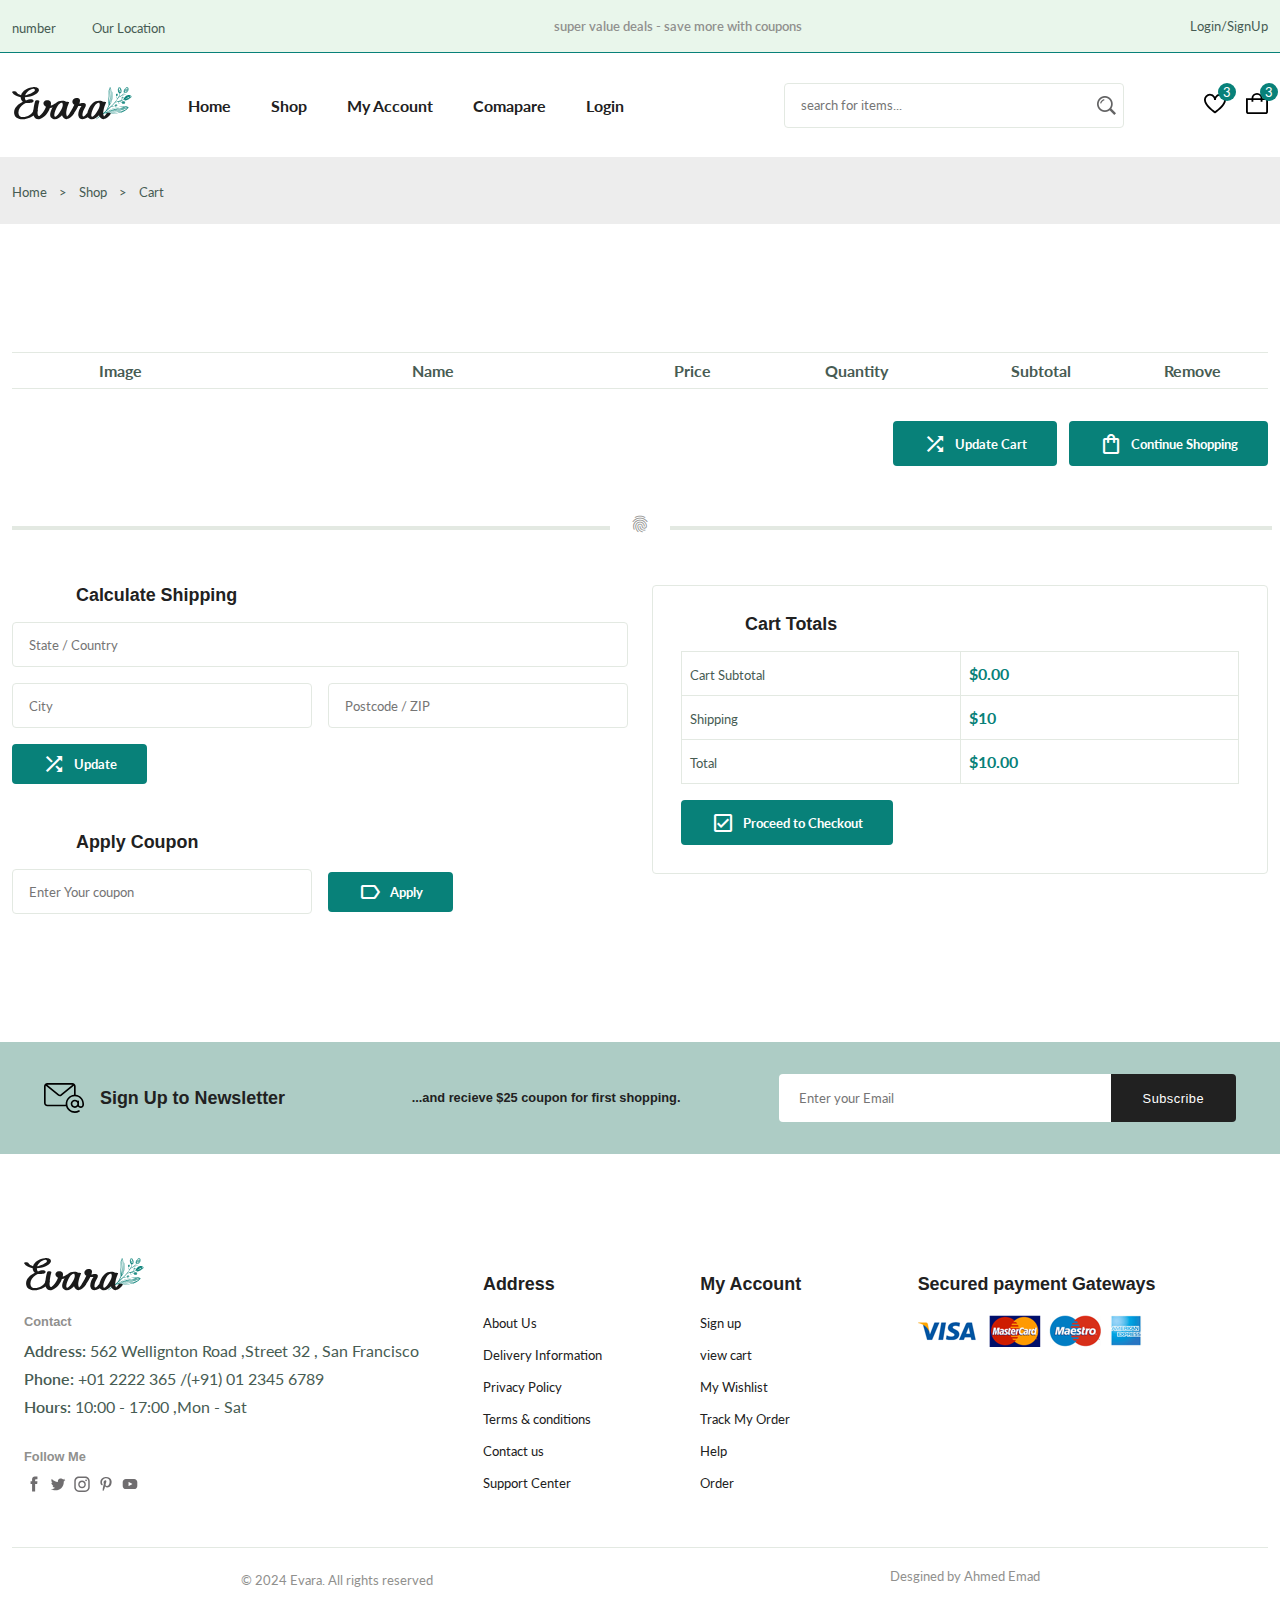
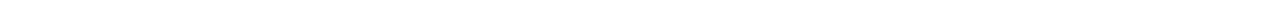
<file: cart.html>
<!DOCTYPE html>
<html lang="en">
  <head>
    <meta charset="UTF-8" />
    <meta name="viewport" content="width=device-width, initial-scale=1.0" />

    <!--=============== FLATICON ===============-->
    <link
      href="https://fonts.googleapis.com/icon?family=Material+Icons+Outlined"
      rel="stylesheet"
    />

    <!--=============== SWIPER CSS ===============-->
    <link
      rel="stylesheet"
      href="https://cdn.jsdelivr.net/npm/swiper@11/swiper-bundle.min.css"
    />

    <!--=============== CSS ===============-->
    <link rel="stylesheet" href="styles.css" />

    <title>Ecommerce Website</title>
  </head>
  <body>
    <!--=============== HEADER ===============-->
    <header class="header">
      <div class="header-top">
        <div class="header-container container">
          <div class="header-contact">
            <span>number</span>
            <span>Our Location</span>
          </div>
          <p class="header-alert-news">
            super value deals - save more with coupons
          </p>
          <a href="login-register.html" class="header-action"> Login/SignUp </a>
        </div>
      </div>

      <nav class="nav container">
        <a href="index.html" class="nav-logo">
          <img src="assets/img/logo.svg" alt="" class="nav-img" />
        </a>

        <div class="nav-menu" id="nav-menu">
          <ul class="nav-list">
            <li class="nav-item">
              <a href="index.html" class="nav-link">Home</a>
            </li>

            <li class="nav-item">
              <a href="shop.html" class="nav-link"> Shop</a>
            </li>

            <li class="nav-item">
              <a href="accounts.html" class="nav-link">My Account</a>
            </li>

            <li class="nav-item">
              <a href="compare.html" class="nav-link a">Comapare</a>
            </li>

            <li class="nav-item">
              <a href="login-register.html" class="nav-link">Login</a>
            </li>
          </ul>

          <div class="header-search">
            <input
              type="text"
              class="form-input"
              placeholder="search for items..."
            />
            <button class="search-btn">
              <img src="assets/img/search.png" alt="" />
            </button>
          </div>
        </div>

        <div class="header-user-action">
          <a href="wishlist.html" class="header-action-btn">
            <img src="assets/img/icon-heart.svg" alt="" />
            <span class="count">3</span>
          </a>

          <a href="cart.html" class="header-action-btn">
            <img src="assets/img/icon-cart.svg" alt="" />
            <span class="count">3</span>
          </a>
        </div>
      </nav>
    </header>

    <!--=============== MAIN ===============-->
    <main class="main">
      <!--=============== BREADCRUMB ===============-->
      <section class="breadcrumb">
        <ul class="breadcrumb-list flex container">
          <li>
            <a href="index.html" class="breadcrumb-link">Home</a>
          </li>
          <li>
            <span class="breadcrumb-link">></span>
          </li>
          <li>
            <span class="breadcrumb-link">Shop</span>
          </li>
          <li>
            <span class="breadcrumb-link">></span>
          </li>
          <li>
            <span class="breadcrumb-link">Cart</span>
          </li>
          <li></li>
        </ul>
      </section>

      <!--=============== CART ===============-->
      <section class="cart section--lg container">
        <div class="table-container">
          <table class="table" id="cart-table">
            <thead>
              <tr>
                <th>Image</th>
                <th>Name</th>
                <th>Price</th>
                <th>Quantity</th>
                <th>Subtotal</th>
                <th>Remove</th>
              </tr>
            </thead>
            <tbody id="cart-body">
              <!-- Cart items will be dynamically inserted here -->
            </tbody>
          </table>
          <div class="cart-action">
            <button class="btn flex btn-md" onclick="updateCart()">
              <i class="material-icons-outlined">shuffle</i> Update Cart
            </button>
            <a href="shop.html" class="btn flex btn-md">
              <i class="material-icons-outlined">shopping_bag</i> Continue Shopping
            </a>
          </div>
          <div class="divider">
            <i class="material-icons-outlined">fingerprint</i>
          </div>
          <div class="cart-group grid">
            <div>
              <div class="cart-shipping">
                <h3 class="section-title">Calculate Shipping</h3>
                <form action="" class="form grid">
                  <input type="text" class="form-input" placeholder="State / Country">
                  <div class="form-group grid">
                    <input type="text" class="form-input" placeholder="City">
                    <input type="text" class="form-input" placeholder="Postcode / ZIP">
                  </div>
                  <div class="form-btn">
                    <button class="btn flex btn-sm">
                      <i class="material-icons-outlined">shuffle</i> Update 
                    </button>
                  </div>
                </form>
              </div>
              <div class="cart-coupon">
                <h3 class="section-title">Apply Coupon</h3>
                <form action="" class="coupon-form form grid">
                  <div class="form-group grid">
                    <input type="text" class="form-input" placeholder="Enter Your coupon">
                    <div class="form-btn">
                      <button class="btn flex btn-sm">
                        <i class="material-icons-outlined">label</i> Apply
                      </button>
                    </div>
                  </div>
                </form>
              </div>
            </div>
            <div class="cart-total">
              <h3 class="section-title">Cart Totals</h3>
              <table class="cart-total-table">
                <tr>
                  <td><span class="cart-total-title">Cart Subtotal</span></td>
                  <td><span class="cart-total-price" id="cart-subtotal">$0</span></td>
                </tr>
                <tr>
                  <td><span class="cart-total-title">Shipping</span></td>
                  <td><span class="cart-total-price">$10</span></td>
                </tr>
                <tr>
                  <td><span class="cart-total-title">Total</span></td>
                  <td><span class="cart-total-price" id="cart-total">$10</span></td>
                </tr>
              </table>
              <a href="checkout.html" class="btn flex btn-md">
                <i class="material-icons-outlined">check_box</i> Proceed to Checkout
              </a>
            </div>
          </div>
        </div>
      </section>
      <!--=============== NEWSLETTER ===============-->
      <section class="newsletter home-newsletter">
        <div class="newsletter-container container grid">
          <h3 class="newsletter-title flex">
            <img
              src="assets/img/icon-email.svg"
              alt=""
              class="newsletter-icon"
            />
            Sign Up to Newsletter
          </h3>
          <p class="newsletter-desc">
            ...and recieve $25 coupon for first shopping.
          </p>
          <form action="" class="newsletter-form">
            <input
              type="email"
              class="newsletter-input"
              placeholder="Enter your Email"
            />
            <button type="submit" class="newsletter-btn">Subscribe</button>
          </form>
        </div>
      </section>
    </main>

    <!--=============== FOOTER ===============-->
    <footer class="footer container">
      <div class="footer-container container grid">
        <div class="footer-content">
          <a href="index.html" class="footer-logo">
            <img src="assets/img/logo.svg" alt="" class="footer-logo-img" />
          </a>

          <h4 class="footer-subtitle">Contact</h4>
          <p class="footer-desc">
            <span> Address:</span> 562 Wellignton Road ,Street 32 , San
            Francisco
          </p>

          <p class="footer-desc">
            <span> Phone:</span> +01 2222 365 /(+91) 01 2345 6789
          </p>

          <p class="footer-desc">
            <span>Hours:</span> 10:00 - 17:00 ,Mon - Sat
          </p>

          <div class="footer-social">
            <h4 class="footer-subtitle">Follow Me</h4>
            <div class="footer-social-links">
              <a href="#">
                <img
                  src="assets/img/icon-facebook.svg"
                  alt=""
                  class="footer-social-icon"
                />
              </a>

              <a href="#">
                <img
                  src="assets/img/icon-twitter.svg"
                  alt=""
                  class="footer-social-icon"
                />
              </a>

              <a href="#">
                <img
                  src="assets/img/icon-instagram.svg"
                  alt=""
                  class="footer-social-icon"
                />
              </a>

              <a href="#">
                <img
                  src="assets/img/icon-pinterest.svg"
                  alt=""
                  class="footer-social-icon"
                />
              </a>

              <a href="#">
                <img
                  src="assets/img/icon-youtube.svg"
                  alt=""
                  class="footer-social-icon"
                />
              </a>
            </div>
          </div>
        </div>

        <div class="footer-content">
          <h3 class="footer-title">Address</h3>
          <ul class="footer-links">
            <li><a href="" class="footer-link">About Us</a></li>
            <li><a href="" class="footer-link">Delivery Information </a></li>
            <li><a href="" class="footer-link">Privacy Policy</a></li>
            <li><a href="" class="footer-link">Terms & conditions</a></li>
            <li><a href="" class="footer-link">Contact us</a></li>
            <li><a href="" class="footer-link">Support Center</a></li>
          </ul>
        </div>

        <div class="footer-content">
          <h3 class="footer-title">My Account</h3>
          <ul class="footer-links">
            <li><a href="" class="footer-link">Sign up</a></li>
            <li><a href="" class="footer-link"> view cart </a></li>
            <li><a href="" class="footer-link">My Wishlist</a></li>
            <li><a href="" class="footer-link">Track My Order</a></li>
            <li><a href="" class="footer-link">Help</a></li>
            <li><a href="" class="footer-link">Order</a></li>
          </ul>
        </div>

        <div class="fooer-content">
          <h3 class="footer-title">Secured payment Gateways</h3>
          <img src="assets/img/payment-method.png" alt="" />
        </div>
      </div>

      <div class="footer-bottom">
        <p class="copyright">&copy; 2024 Evara. All rights reserved</p>
        <span class="designer">Desgined by Ahmed Emad</span>
      </div>
    </footer>

    <!--=============== SWIPER JS ===============-->
    <script src="https://unpkg.com/swiper@8/swiper-bundle.min.js"></script>
    <!--=============== MAIN JS ===============-->
    <script src="main.js"></script>
    <script>
      document.addEventListener('DOMContentLoaded', () => {
    loadCart();
  });

  function loadCart() {
    const cart = JSON.parse(localStorage.getItem('cart')) || {};
    const cartBody = document.getElementById('cart-body');
    let cartSubtotal = 0;

    // Clear existing cart items
    cartBody.innerHTML = '';

    for (const productId in cart) {
      const product = cart[productId];
      const row = document.createElement('tr');

      row.innerHTML = `
        <td><img src="${product.image}" alt="" class="table-img" /></td>
        <td>
          <h3 class="table-title">${product.name}</h3>
          <p class="table-desc">${product.description}</p>
        </td>
        <td><span class="table-price">$${product.price}</span></td>
        <td>
          <input type="number" value="${product.quantity}" class="quantity" onchange="updateQuantity('${productId}', this.value)" min="1" />
        </td>
        <td><span class="table-subtotal">$${(product.price * product.quantity).toFixed(2)}</span></td>
        <td><i class="material-icons-outlined" onclick="removeFromCart('${productId}')">delete</i></td>
      `;

      cartBody.appendChild(row);
      cartSubtotal += product.price * product.quantity;
    }

    updateTotals(cartSubtotal);
  }

  function updateQuantity(productId, quantity) {
    const cart = JSON.parse(localStorage.getItem('cart')) || {};

    if (quantity <= 0) {
      removeFromCart(productId);
      return;
    }

    if (cart[productId]) {
      cart[productId].quantity = quantity;
      localStorage.setItem('cart', JSON.stringify(cart));
      loadCart();
    }
  }

  function removeFromCart(productId) {
    const cart = JSON.parse(localStorage.getItem('cart')) || {};

    if (cart[productId]) {
      delete cart[productId];
      localStorage.setItem('cart', JSON.stringify(cart));
      loadCart();
    }
  }

  function updateCart() {
    loadCart();
  }

  function updateTotals(cartSubtotal) {
    const shipping = 10;
    const total = cartSubtotal + shipping;

    document.getElementById('cart-subtotal').textContent = `$${cartSubtotal.toFixed(2)}`;
    document.getElementById('cart-total').textContent = `$${total.toFixed(2)}`;
  }
    </script>
  </body>
</html>
</file>
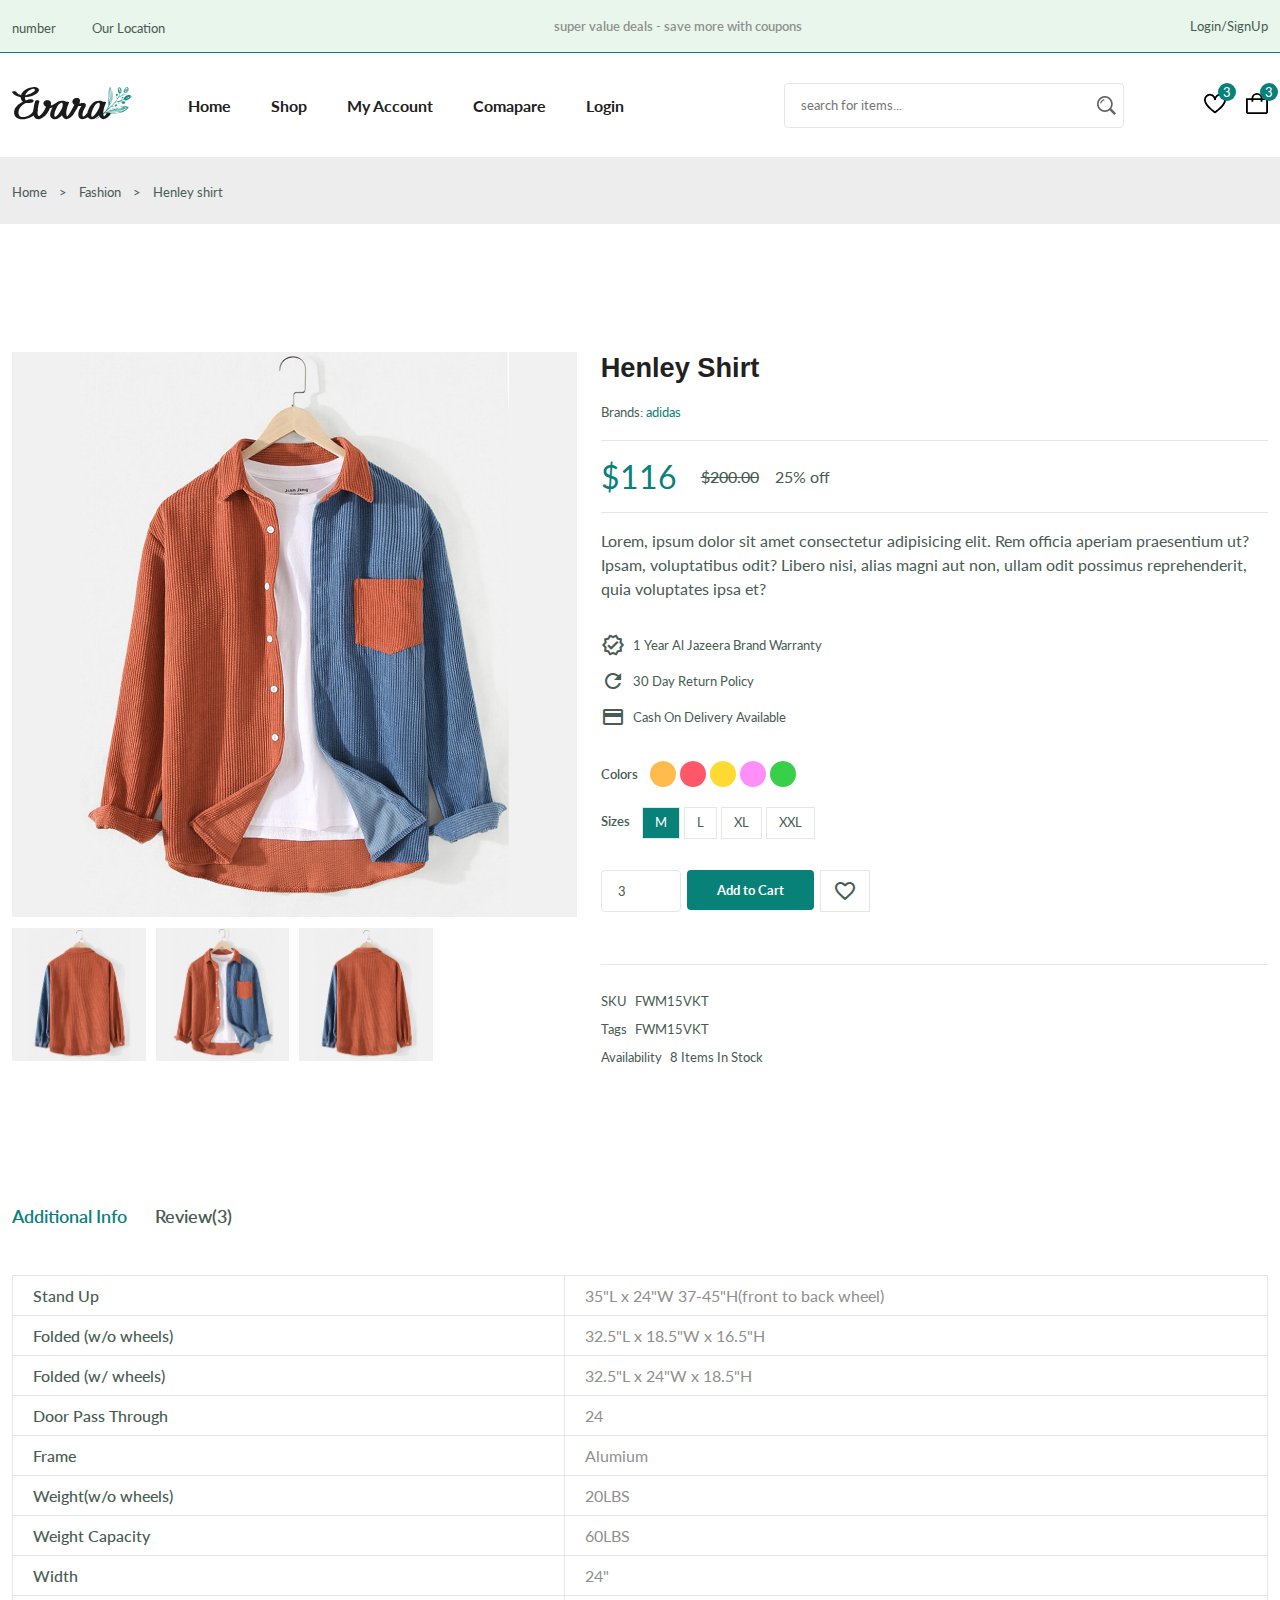
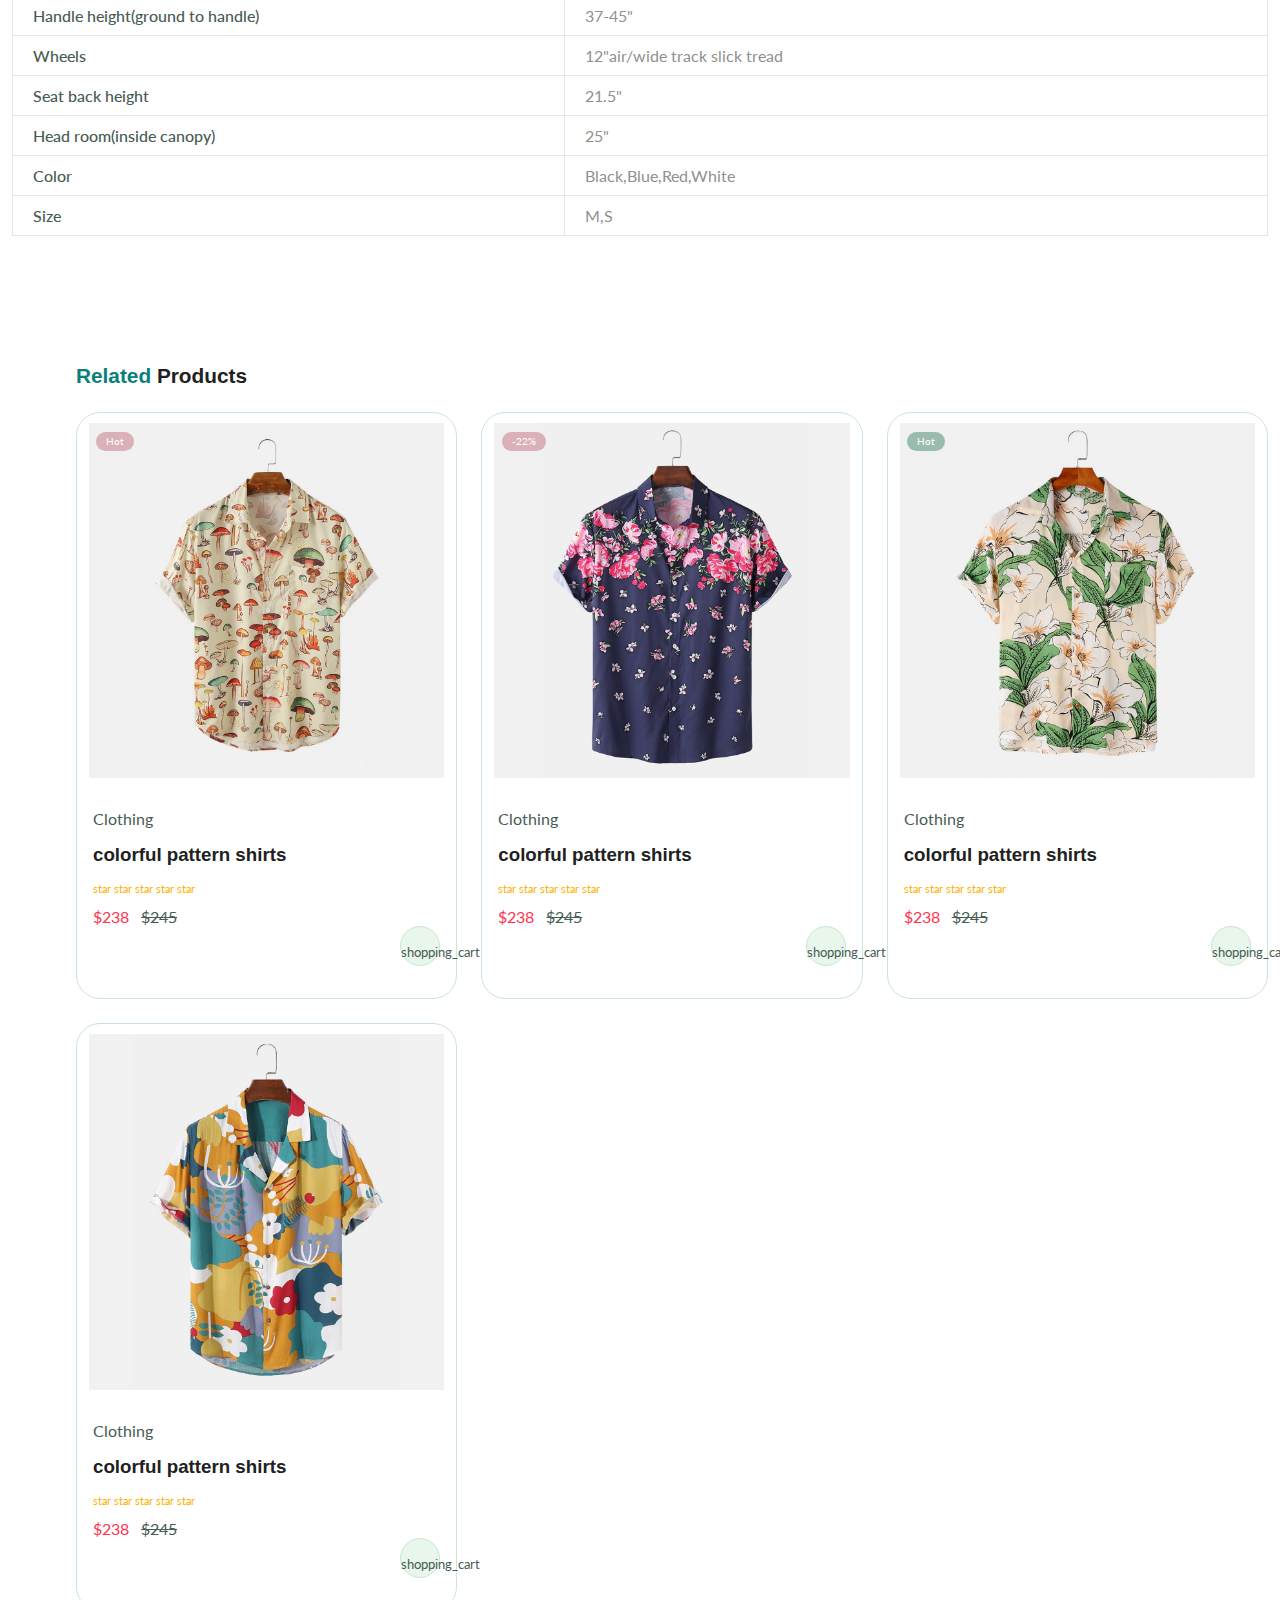
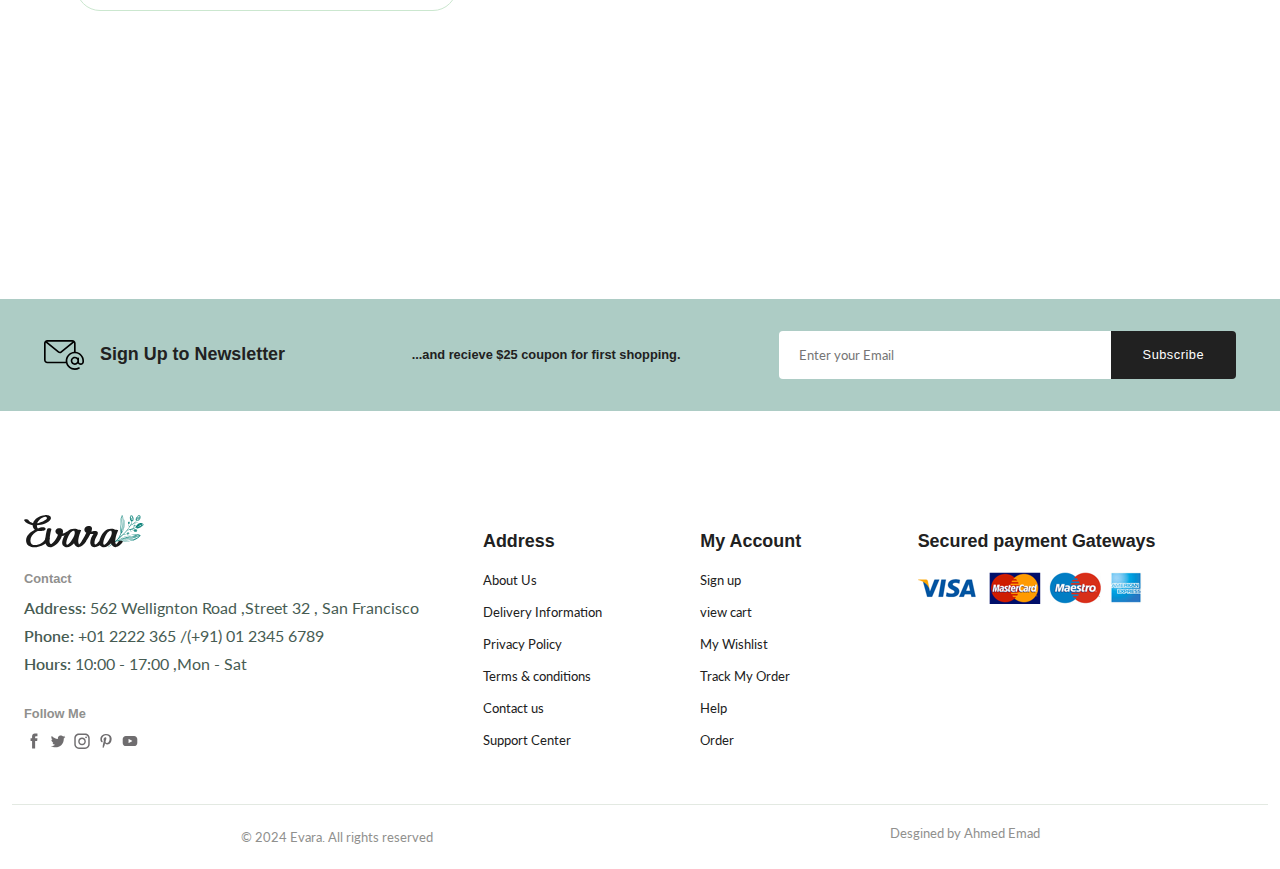
<file: details.html>
<!DOCTYPE html>
<html lang="en">
  <head>
    <meta charset="UTF-8" />
    <meta name="viewport" content="width=device-width, initial-scale=1.0" />
    <!--=============== FLATICON ===============-->

    <link
      href="https://fonts.googleapis.com/icon?family=Material+Icons+Outlined"
      rel="stylesheet"
    />

    <!--=============== SWIPER CSS ===============-->
    <link
      rel="stylesheet"
      href="https://cdn.jsdelivr.net/npm/swiper@11/swiper-bundle.min.css"
    />

    <!--=============== CSS ===============-->
    <link rel="stylesheet" href="styles.css" />

    <title>Ecommerce Website</title>
  </head>
  <body>
    <!--=============== HEADER ===============-->
    <header class="header">
      <div class="header-top">
        <div class="header-container container">
          <div class="header-contact">
            <span>number</span>
            <span>Our Location</span>
          </div>
          <p class="header-alert-news">
            super value deals - save more with coupons
          </p>
          <a href="login-register.html" class="header-action"> Login/SignUp </a>
        </div>
      </div>

      <nav class="nav container">
        <a href="index.html" class="nav-logo">
          <img src="assets/img/logo.svg" alt="" class="nav-img" />
        </a>

        <div class="nav-menu" id="nav-menu">
          <ul class="nav-list">
            <li class="nav-item">
              <a href="index.html" class="nav-link">Home</a>
            </li>

            <li class="nav-item">
              <a href="shop.html" class="nav-link"> Shop</a>
            </li>

            <li class="nav-item">
              <a href="accounts.html" class="nav-link">My Account</a>
            </li>

            <li class="nav-item">
              <a href="compare.html" class="nav-link a">Comapare</a>
            </li>

            <li class="nav-item">
              <a href="login-register.html" class="nav-link">Login</a>
            </li>
          </ul>

          <div class="header-search">
            <input
              type="text"
              class="form-input"
              placeholder="search for items..."
            />
            <button class="search-btn">
              <img src="assets/img/search.png" alt="" />
            </button>
          </div>
        </div>

        <div class="header-user-action">
          <a href="wishlist.html" class="header-action-btn">
            <img src="assets/img/icon-heart.svg" alt="" />
            <span class="count">3</span>
          </a>

          <a href="cart.html" class="header-action-btn">
            <img src="assets/img/icon-cart.svg" alt="" />
            <span class="count">3</span>
          </a>
        </div>
      </nav>
    </header>

    <!--=============== MAIN ===============-->
    <main class="main">
      <!--=============== BREADCRUMB ===============-->
      <section class="breadcrumb">
        <ul class="breadcrumb-list flex container">
          <li>
            <a href="index.html" class="breadcrumb-link">Home</a>
          </li>
          <li>
            <span class="breadcrumb-link">></span>
          </li>
          <li>
            <span class="breadcrumb-link">Fashion</span>
          </li>
          <li>
            <span class="breadcrumb-link">></span>
          </li>
          <li>
            <span class="breadcrumb-link">Henley shirt</span>
          </li>
          <li></li>
        </ul>
      </section>

      <!--=============== DETAILS ===============-->
      <section class="details section--lg">
        <div class="details-container container grid">
          <div class="details-group">
            <img src="assets/img/product-8-1.jpg" alt="" class="details-img" />
            <div class="details-small-images grid">
              <img
                src="assets/img/product-8-2.jpg"
                alt=""
                class="details-small-img"
              />
              <img
                src="assets/img/product-8-1.jpg"
                alt=""
                class="details-small-img"
              />
              <img
                src="assets/img/product-8-2.jpg"
                alt=""
                class="details-small-img"
              />
            </div>
          </div>
          <div class="details-group">
            <h3 class="details-title">Henley Shirt</h3>
            <p class="details-brand">Brands: <span>adidas</span></p>
            <div class="details-price flex">
              <span class="new-price">$116</span>
              <span class="old-price">$200.00</span>
              <span class="save-price">25% off</span>
            </div>
            <p class="short-desc">
              Lorem, ipsum dolor sit amet consectetur adipisicing elit. Rem
              officia aperiam praesentium ut? Ipsam, voluptatibus odit? Libero
              nisi, alias magni aut non, ullam odit possimus reprehenderit, quia
              voluptates ipsa et?
            </p>
            <ul class="product-list">
              <li class="list-item flex">
                <span class="material-icons-outlined">verified</span>
                1 Year Al Jazeera Brand Warranty
              </li>
              <li class="list-item flex">
                <span class="material-icons-outlined">refresh</span>
                30 Day Return Policy
              </li>
              <li class="list-item flex">
                <span class="material-icons-outlined">credit_card</span>
                Cash On Delivery Available
              </li>
            </ul>
            <div class="details-color flex">
              <span class="details-color-title">Colors</span>
              <ul class="color-list">
                <li>
                  <a
                    href=""
                    class="color-link"
                    style="background-color: hsl(37, 100%, 65%)"
                  ></a>
                </li>
                <li>
                  <a
                    href=""
                    class="color-link"
                    style="background-color: hsl(353, 100%, 67%)"
                  ></a>
                </li>
                <li>
                  <a
                    href=""
                    class="color-link"
                    style="background-color: hsl(49, 100%, 60%)"
                  ></a>
                </li>
                <li>
                  <a
                    href=""
                    class="color-link"
                    style="background-color: hsl(304, 100%, 78%)"
                  ></a>
                </li>
                <li>
                  <a
                    href=""
                    class="color-link"
                    style="background-color: hsl(126, 61%, 52%)"
                  ></a>
                </li>
              </ul>
            </div>
            <div class="details-size flex">
              <span class="details-size-title">Sizes</span>
              <ul class="size-list">
                <li>
                  <a href="" class="size-link size-active">M</a>
                </li>
                <li>
                  <a href="" class="size-link">L</a>
                </li>
                <li>
                  <a href="" class="size-link">XL</a>
                </li>
                <li>
                  <a href="" class="size-link">XXL</a>
                </li>
              </ul>
            </div>
            <div class="details-action">
              <input type="number" class="quantity" value="3" />
              <a href="" class="btn btn-sm"> Add to Cart</a>
              <a href="" class="details-action-btn">
                <i class="material-icons-outlined">favorite_border</i>
              </a>
            </div>
            <ul class="details-meta">
              <li class="meta-list flex"><span>SKU</span>FWM15VKT</li>
              <li class="meta-list flex"><span>Tags</span>FWM15VKT</li>
              <li class="meta-list flex">
                <span>Availability</span>8 Items In Stock
              </li>
            </ul>
          </div>
        </div>
      </section>

      <!--=============== DETAILS TAB ===============-->
      <section class="details-tab container">
        <div class="detail-tabs">
          <span class="detail-tab active-tab" data-target="#info">
            Additional Info
          </span>
          <span class="detail-tab" data-target="#review"> Review(3) </span>
        </div>
        <div class="details-tabs-content">
          <div class="details-tab-content active-tab" content id="info">
            <table class="info-table">
              <tr>
                <th>Stand Up</th>
                <td>35"L x 24"W 37-45"H(front to back wheel)</td>
              </tr>
              <tr>
                <th>Folded (w/o wheels)</th>
                <td>32.5"L x 18.5"W x 16.5"H</td>
              </tr>
              <tr>
                <th>Folded (w/ wheels)</th>
                <td>32.5"L x 24"W x 18.5"H</td>
              </tr>
              <tr>
                <th>Door Pass Through</th>
                <td>24</td>
              </tr>
              <tr>
                <th>Frame</th>
                <td>Alumium</td>
              </tr>
              <tr>
                <th>Weight(w/o wheels)</th>
                <td>20LBS</td>
              </tr>
              <tr>
                <th>Weight Capacity</th>
                <td>60LBS</td>
              </tr>
              <tr>
                <th>Width</th>
                <td>24"</td>
              </tr>
              <tr>
                <th>Handle height(ground to handle)</th>
                <td>37-45"</td>
              </tr>
              <tr>
                <th>Wheels</th>
                <td>12"air/wide track slick tread</td>
              </tr>
              <tr>
                <th>Seat back height</th>
                <td>21.5"</td>
              </tr>
              <tr>
                <th>Head room(inside canopy)</th>
                <td>25"</td>
              </tr>
              <tr>
                <th>Color</th>
                <td>Black,Blue,Red,White</td>
              </tr>
              <tr>
                <th>Size</th>
                <td>M,S</td>
              </tr>
            </table>
          </div>
          <div class="details-tab-content" content id="review">
            <div class="reviews-container grid">
              <div class="review-single">
                <div>
                  <img
                    src="assets/img/avatar-1.jpg"
                    alt=""
                    class="review-img"
                  />
                  <h4 class="review-title">Jack Chans</h4>
                </div>
                <div class="review-data">
                  <div class="review-rating">
                    <i class="material-icons-outlined">star_border</i>
                    <i class="material-icons-outlined">star_border</i>
                    <i class="material-icons-outlined">star_border</i>
                    <i class="material-icons-outlined">star_border</i>
                    <i class="material-icons-outlined">star_border</i>
                  </div>
                  <p class="review-desc">
                    Thank you very fast shipping.
                  </p>
                  <span class="review-data">
                    December 4,2020 at 3:12 pm
                  </span>
                </div>
              </div>
              <div class="review-single">
                <div>
                  <img
                    src="assets/img/avatar-2.jpg"
                    alt=""
                    class="review-img"
                  />
                  <h4 class="review-title">Jacky Chan </h4>
                </div>
                <div class="review-data">
                  <div class="review-rating">
                    <i class="material-icons-outlined">star_border</i>
                    <i class="material-icons-outlined">star_border</i>
                    <i class="material-icons-outlined">star_border</i>
                    <i class="material-icons-outlined">star_border</i>
                    <i class="material-icons-outlined">star_border</i>
                  </div>
                  <p class="review-desc">
                    TAuthentic and beautiful, Love these.
                  </p>
                  <span class="review-data">
                    December 4,2020 at 3:12 pm
                  </span>
                </div>
              </div>
              <div class="review-single">
                <div>
                  <img
                    src="assets/img/avatar-3.jpg"
                    alt=""
                    class="review-img"
                  />
                  <h4 class="review-title">Jacky Chan </h4>
                </div>
                <div class="review-data">
                  <div class="review-rating">
                    <i class="material-icons-outlined">star_border</i>
                    <i class="material-icons-outlined">star_border</i>
                    <i class="material-icons-outlined">star_border</i>
                    <i class="material-icons-outlined">star_border</i>
                    <i class="material-icons-outlined">star_border</i>
                  </div>
                  <p class="review-desc">
                    TGreat low price and works well.
                  </p>
                  <span class="review-data">
                    December 4,2020 at 3:12 pm
                  </span>
                </div>
              </div>
            </div><div class="review-form">
              <h4 class="review-form-title">
                Add a review
              </h4>
              <div class="rate-product">
                <i class="material-icons-outlined">star_border</i>
                <i class="material-icons-outlined">star_border</i>
                <i class="material-icons-outlined">star_border</i>
                <i class="material-icons-outlined">star_border</i>
                <i class="material-icons-outlined">star_border</i>
              </div>
              <form action="" class="form grid">
                <textarea class="form-input textarea" placeholder="Write Comment"></textarea>
                <div class="form-group grid">
                  <input type="text" placeholder="Name" class="form-input">
                  <input type="email" placeholder="Email" class="form-input">
                </div>
                <div class="form-btn">
                  <button class="btn">
                    Submit Review
                  </button>
                </div>
              </form>
            </div>
            
          </div>
        </div>
      </section>

      <!--=============== PRODUCTS ===============-->
      <section class="products container section--lg">
        <h3 class="section-title">
          <span>Related</span> Products
        </h3>
        <div class="products-container grid">
          <div class="product-item">
            <div class="product-banner">
              <a href="details.html" class="product-imgs">
                <img src="assets/img/product-1-1.jpg" alt="" class="product-img default">

                <img src="assets/img/product-1-2.jpg" alt="" class="product-img hover">

              </a>
              <div class="product-action">
                <a href="#" class="action-btn" aria-label="Quick View">
                  <span class="material-symbols-outlined">
                    visibility
                  </span>
                </a>

                <a href="#" class="action-btn" aria-label="Add To Wishlist">
                  <span class="material-symbols-outlined">
                    favorite
                  </span>
                </a>

                <a href="#" class="action-btn" aria-label="Comapre">
                  <span class="material-symbols-outlined">
                    shuffle
                  </span>
                </a>
              </div>

              <div class="product-badge light-pink">
                Hot
              </div>
            </div>
            <div class="product-content">
              <span class="product-category">
                Clothing
              </span>
              <a href="details.html">
                <h3 class="product-title">
                  colorful pattern shirts
                </h3>
              </a>
              <div class="product-rating">
                <span class="material-symbols-outlined">
                  star
                </span>
                <span class="material-symbols-outlined">
                  star
                </span>
                <span class="material-symbols-outlined">
                  star
                </span>
                <span class="material-symbols-outlined">
                  star
                </span>
                <span class="material-symbols-outlined">
                  star
                </span>
              </div>
              <div class="product-price-flex">
                <span class="new-price">$238</span>
                <span class="old-price">$245</span>
              </div>

              <a href="#" class="action-btn cart-btn" aria-label="Add To Cart">
                <span class="material-symbols-outlined">
                  shopping_cart
                </span>
              </a>
            </div>
          </div>

          <div class="product-item">
            <div class="product-banner">
              <a href="details.html" class="product-imgs">
                <img src="assets/img/product-6-1.jpg" alt="" class="product-img default">

                <img src="assets/img/product-6-2.jpg" alt="" class="product-img hover">

              </a>
              <div class="product-action">
                <a href="#" class="action-btn" aria-label="Quick View">
                  <span class="material-symbols-outlined">
                    visibility
                  </span>
                </a>

                <a href="#" class="action-btn" aria-label="Add To Wishlist">
                  <span class="material-symbols-outlined">
                    favorite
                  </span>
                </a>

                <a href="#" class="action-btn" aria-label="Comapre">
                  <span class="material-symbols-outlined">
                    shuffle
                  </span>
                </a>
              </div>

              <div class="product-badge light-pink">
                -22%
              </div>
            </div>
            <div class="product-content">
              <span class="product-category">
                Clothing
              </span>
              <a href="details.html">
                <h3 class="product-title">
                  colorful pattern shirts
                </h3>
              </a>
              <div class="product-rating">
                <span class="material-symbols-outlined">
                  star
                </span>
                <span class="material-symbols-outlined">
                  star
                </span>
                <span class="material-symbols-outlined">
                  star
                </span>
                <span class="material-symbols-outlined">
                  star
                </span>
                <span class="material-symbols-outlined">
                  star
                </span>
              </div>
              <div class="product-price-flex">
                <span class="new-price">$238</span>
                <span class="old-price">$245</span>
              </div>

              <a href="#" class="action-btn cart-btn" aria-label="Add To Cart">
                <span class="material-symbols-outlined">
                  shopping_cart
                </span>
              </a>
            </div>
          </div>


          <div class="product-item">
            <div class="product-banner">
              <a href="details.html" class="product-imgs">
                <img src="assets/img/product-9-1.jpg" alt="" class="product-img default">

                <img src="assets/img/product-9-2.jpg" alt="" class="product-img hover">

              </a>
              <div class="product-action">
                <a href="#" class="action-btn" aria-label="Quick View">
                  <span class="material-symbols-outlined">
                    visibility
                  </span>
                </a>

                <a href="#" class="action-btn" aria-label="Add To Wishlist">
                  <span class="material-symbols-outlined">
                    favorite
                  </span>
                </a>

                <a href="#" class="action-btn" aria-label="Comapre">
                  <span class="material-symbols-outlined">
                    shuffle
                  </span>
                </a>
              </div>

              <div class="product-badge light-green">
                Hot
              </div>
            </div>
            <div class="product-content">
              <span class="product-category">
                Clothing
              </span>
              <a href="details.html">
                <h3 class="product-title">
                  colorful pattern shirts
                </h3>
              </a>
              <div class="product-rating">
                <span class="material-symbols-outlined">
                  star
                </span>
                <span class="material-symbols-outlined">
                  star
                </span>
                <span class="material-symbols-outlined">
                  star
                </span>
                <span class="material-symbols-outlined">
                  star
                </span>
                <span class="material-symbols-outlined">
                  star
                </span>
              </div>
              <div class="product-price-flex">
                <span class="new-price">$238</span>
                <span class="old-price">$245</span>
              </div>

              <a href="#" class="action-btn cart-btn" aria-label="Add To Cart">
                <span class="material-symbols-outlined">
                  shopping_cart
                </span>
              </a>
            </div>
          </div>

          <div class="product-item">
            <div class="product-banner">
              <a href="details.html" class="product-imgs">
                <img src="assets/img/product-2-1.jpg" alt="" class="product-img default">

                <img src="assets/img/product-2-2.jpg" alt="" class="product-img hover">

              </a>
              <div class="product-action">
                <a href="#" class="action-btn" aria-label="Quick View">
                  <span class="material-symbols-outlined">
                    visibility
                  </span>
                </a>

                <a href="#" class="action-btn" aria-label="Add To Wishlist">
                  <span class="material-symbols-outlined">
                    favorite
                  </span>
                </a>

                <a href="#" class="action-btn" aria-label="Comapre">
                  <span class="material-symbols-outlined">
                    shuffle
                  </span>
                </a>
              </div>


            </div>
            <div class="product-content">
              <span class="product-category">
                Clothing
              </span>
              <a href="details.html">
                <h3 class="product-title">
                  colorful pattern shirts
                </h3>
              </a>
              <div class="product-rating">
                <span class="material-symbols-outlined">
                  star
                </span>
                <span class="material-symbols-outlined">
                  star
                </span>
                <span class="material-symbols-outlined">
                  star
                </span>
                <span class="material-symbols-outlined">
                  star
                </span>
                <span class="material-symbols-outlined">
                  star
                </span>
              </div>
              <div class="product-price-flex">
                <span class="new-price">$238</span>
                <span class="old-price">$245</span>
              </div>

              <a href="#" class="action-btn cart-btn" aria-label="Add To Cart">
                <span class="material-symbols-outlined">
                  shopping_cart
                </span>
              </a>
            </div>
          </div>

        </div>
      </section>

      <!--=============== NEWSLETTER ===============-->
      <section class="newsletter home-newsletter">
        <div class="newsletter-container container grid">
          <h3 class="newsletter-title flex">
            <img
              src="assets/img/icon-email.svg"
              alt=""
              class="newsletter-icon"
            />
            Sign Up to Newsletter
          </h3>
          <p class="newsletter-desc">
            ...and recieve $25 coupon for first shopping.
          </p>
          <form action="" class="newsletter-form">
            <input
              type="email"
              class="newsletter-input"
              placeholder="Enter your Email"
            />
            <button type="submit" class="newsletter-btn">Subscribe</button>
          </form>
        </div>
      </section>
    </main>

    <!--=============== FOOTER ===============-->
    <footer class="footer container">
      <div class="footer-container container grid">
        <div class="footer-content">
          <a href="index.html" class="footer-logo">
            <img src="assets/img/logo.svg" alt="" class="footer-logo-img" />
          </a>

          <h4 class="footer-subtitle">Contact</h4>
          <p class="footer-desc">
            <span> Address:</span> 562 Wellignton Road ,Street 32 , San
            Francisco
          </p>

          <p class="footer-desc">
            <span> Phone:</span> +01 2222 365 /(+91) 01 2345 6789
          </p>

          <p class="footer-desc">
            <span>Hours:</span> 10:00 - 17:00 ,Mon - Sat
          </p>

          <div class="footer-social">
            <h4 class="footer-subtitle">Follow Me</h4>
            <div class="footer-social-links">
              <a href="#">
                <img
                  src="assets/img/icon-facebook.svg"
                  alt=""
                  class="footer-social-icon"
                />
              </a>

              <a href="#">
                <img
                  src="assets/img/icon-twitter.svg"
                  alt=""
                  class="footer-social-icon"
                />
              </a>

              <a href="#">
                <img
                  src="assets/img/icon-instagram.svg"
                  alt=""
                  class="footer-social-icon"
                />
              </a>

              <a href="#">
                <img
                  src="assets/img/icon-pinterest.svg"
                  alt=""
                  class="footer-social-icon"
                />
              </a>

              <a href="#">
                <img
                  src="assets/img/icon-youtube.svg"
                  alt=""
                  class="footer-social-icon"
                />
              </a>
            </div>
          </div>
        </div>

        <div class="footer-content">
          <h3 class="footer-title">Address</h3>
          <ul class="footer-links">
            <li><a href="" class="footer-link">About Us</a></li>
            <li><a href="" class="footer-link">Delivery Information </a></li>
            <li><a href="" class="footer-link">Privacy Policy</a></li>
            <li><a href="" class="footer-link">Terms & conditions</a></li>
            <li><a href="" class="footer-link">Contact us</a></li>
            <li><a href="" class="footer-link">Support Center</a></li>
          </ul>
        </div>

        <div class="footer-content">
          <h3 class="footer-title">My Account</h3>
          <ul class="footer-links">
            <li><a href="" class="footer-link">Sign up</a></li>
            <li><a href="" class="footer-link"> view cart </a></li>
            <li><a href="" class="footer-link">My Wishlist</a></li>
            <li><a href="" class="footer-link">Track My Order</a></li>
            <li><a href="" class="footer-link">Help</a></li>
            <li><a href="" class="footer-link">Order</a></li>
          </ul>
        </div>

        <div class="fooer-content">
          <h3 class="footer-title">Secured payment Gateways</h3>
          <img src="assets/img/payment-method.png" alt="" />
        </div>
      </div>

      <div class="footer-bottom">
        <p class="copyright">&copy; 2024 Evara. All rights reserved</p>
        <span class="designer">Desgined by Ahmed Emad</span>
      </div>
    </footer>

    <!--=============== SWIPER JS ===============-->
    <script src="https://unpkg.com/swiper@8/swiper-bundle.min.js"></script>
    <!--=============== MAIN JS ===============-->
    <script src="main.js"></script>
  </body>
</html>
</file>
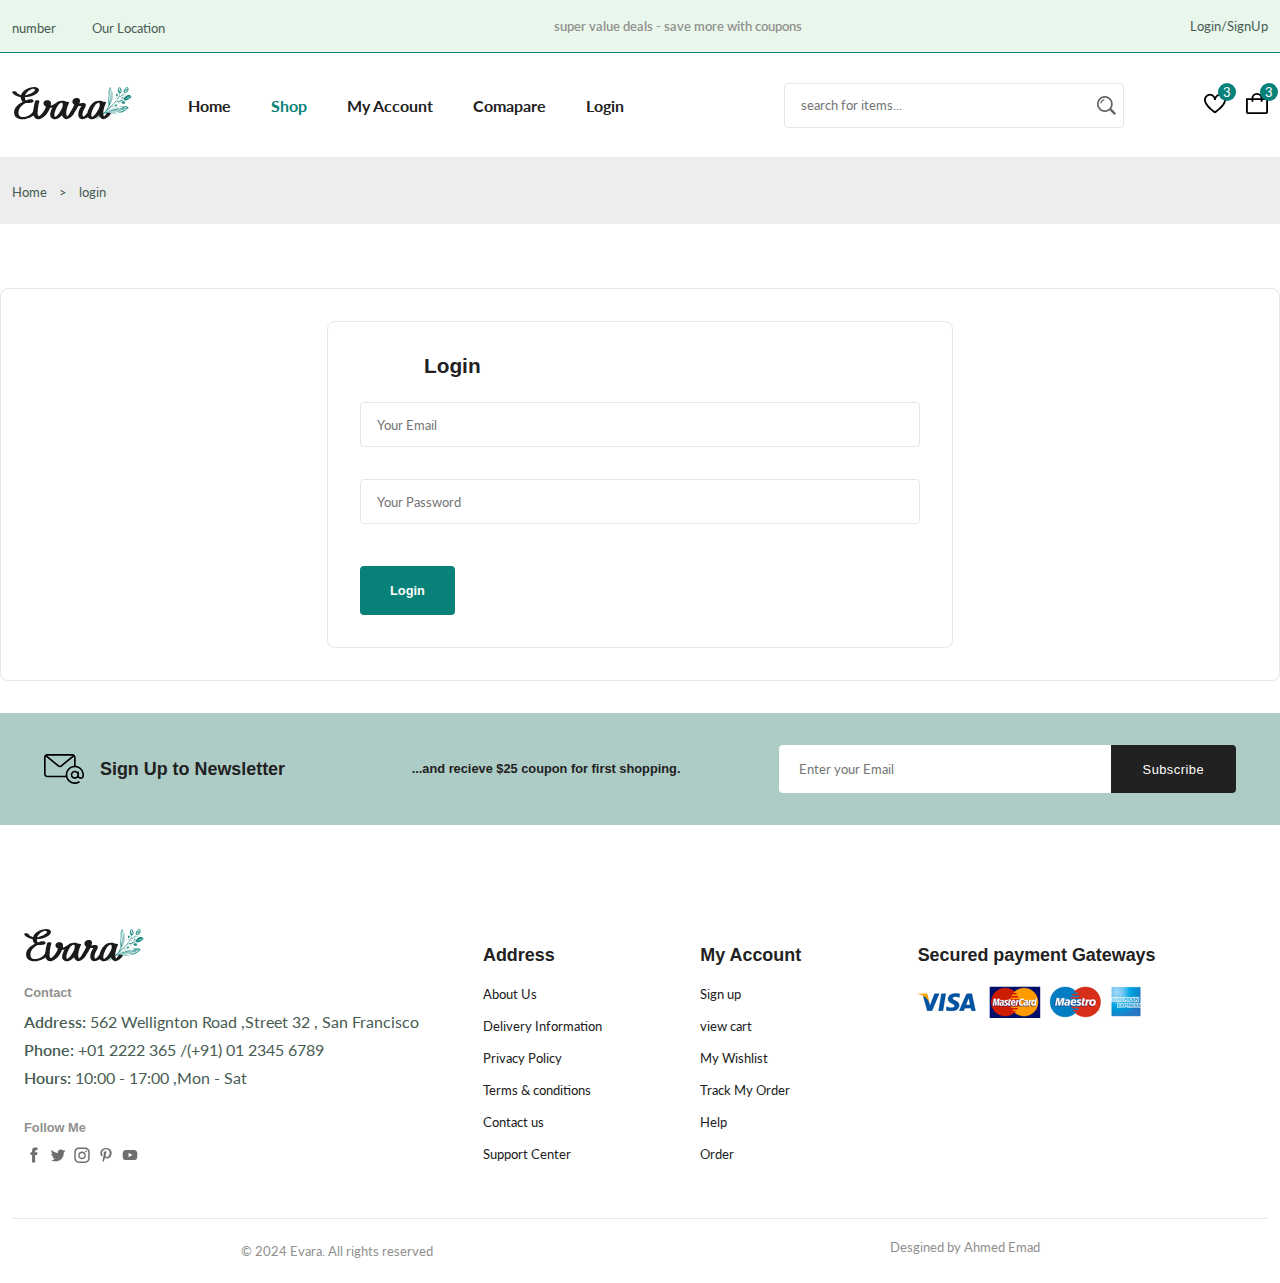
<file: login-register.html>
<!DOCTYPE html>
<html lang="en">
  <head>
    <meta charset="UTF-8" />
    <meta name="viewport" content="width=device-width, initial-scale=1.0" />

    <!--=============== FLATICON ===============-->
    <link
      rel="stylesheet"
      href="https://fonts.googleapis.com/css2?family=Material+Symbols+Outlined:opsz,wght,FILL,GRAD@20..48,100..700,0..1,-50..200"
    />

    <!--=============== SWIPER CSS ===============-->
    <link
      rel="stylesheet"
      href="https://cdn.jsdelivr.net/npm/swiper@11/swiper-bundle.min.css"
    />

    <!--=============== CSS ===============-->
    <link rel="stylesheet" href="styles.css" />

    <title>Ecommerce Website</title>
  </head>
  <body>
    <!--=============== HEADER ===============-->
    <header class="header">
      <div class="header-top">
        <div class="header-container container">
          <div class="header-contact">
            <span>number</span>
            <span>Our Location</span>
          </div>
          <p class="header-alert-news">
            super value deals - save more with coupons
          </p>
          <a href="login-register.html" class="header-action"> Login/SignUp </a>
        </div>
      </div>

      <nav class="nav container">
        <a href="index.html" class="nav-logo">
          <img src="assets/img/logo.svg" alt="" class="nav-img" />
        </a>

        <div class="nav-menu" id="nav-menu">
          <ul class="nav-list">
            <li class="nav-item">
              <a href="index.html" class="nav-link">Home</a>
            </li>

            <li class="nav-item">
              <a href="shop.html" class="nav-link active-link"> Shop</a>
            </li>

            <li class="nav-item">
              <a href="accounts.html" class="nav-link">My Account</a>
            </li>

            <li class="nav-item">
              <a href="compare.html" class="nav-link a">Comapare</a>
            </li>

            <li class="nav-item">
              <a href="login-register.html" class="nav-link">Login</a>
            </li>
          </ul>

          <div class="header-search">
            <input
              type="text"
              class="form-input"
              placeholder="search for items..."
            />
            <button class="search-btn">
              <img src="assets/img/search.png" alt="" />
            </button>
          </div>
        </div>

        <div class="header-user-action">
          <a href="wishlist.html" class="header-action-btn">
            <img src="assets/img/icon-heart.svg" alt="" />
            <span class="count">3</span>
          </a>

          <a href="cart.html" class="header-action-btn">
            <img src="assets/img/icon-cart.svg" alt="" />
            <span class="count">3</span>
          </a>
        </div>
      </nav>
    </header>

    <!--=============== MAIN ===============-->
    <main class="main">
      <!--=============== BREADCRUMB ===============-->
      <section class="breadcrumb">
        <ul class="breadcrumb-list flex container">
          <li>
            <a href="index.html" class="breadcrumb-link">Home</a>
          </li>
          <li>
            <span class="breadcrumb-link">></span>
          </li>
          <li>
            <span class="breadcrumb-link">login</span>
          </li>
        </ul>
      </section>

      <!--=============== LOGIN ===============-->

      <div class="login section--lg">
        <div class="login-container container grid">
          <div class="login">
            <h3 class="section-title">Login</h3>
            <form id="login-form" action="" class="form grid">
              <input
                id="email"
                type="email"
                class="form-input"
                placeholder="Your Email"
              />
              <div id="email-error" class="error-message"></div>
              <input
                id="password"
                type="password"
                class="form-input"
                placeholder="Your Password"
              />
              <div id="password-error" class="error-message"></div>
              <div class="form-btn">
                <button type="submit" class="btn" style="margin-top: 10px">
                  Login
                </button>
              </div>
            </form>
          </div>
        </div>
      </div>
      <!--=============== NEWSLETTER ===============-->
      <section class="newsletter home-newsletter">
        <div class="newsletter-container container grid">
          <h3 class="newsletter-title flex">
            <img
              src="assets/img/icon-email.svg"
              alt=""
              class="newsletter-icon"
            />
            Sign Up to Newsletter
          </h3>
          <p class="newsletter-desc">
            ...and recieve $25 coupon for first shopping.
          </p>
          <form action="" class="newsletter-form">
            <input
              type="email"
              class="newsletter-input"
              placeholder="Enter your Email"
            />
            <button type="submit" class="newsletter-btn">Subscribe</button>
          </form>
        </div>
      </section>
    </main>

    <!--=============== FOOTER ===============-->
    <footer class="footer container">
      <div class="footer-container container grid">
        <div class="footer-content">
          <a href="index.html" class="footer-logo">
            <img src="assets/img/logo.svg" alt="" class="footer-logo-img" />
          </a>

          <h4 class="footer-subtitle">Contact</h4>
          <p class="footer-desc">
            <span> Address:</span> 562 Wellignton Road ,Street 32 , San
            Francisco
          </p>

          <p class="footer-desc">
            <span> Phone:</span> +01 2222 365 /(+91) 01 2345 6789
          </p>

          <p class="footer-desc">
            <span>Hours:</span> 10:00 - 17:00 ,Mon - Sat
          </p>

          <div class="footer-social">
            <h4 class="footer-subtitle">Follow Me</h4>
            <div class="footer-social-links">
              <a href="#">
                <img
                  src="assets/img/icon-facebook.svg"
                  alt=""
                  class="footer-social-icon"
                />
              </a>

              <a href="#">
                <img
                  src="assets/img/icon-twitter.svg"
                  alt=""
                  class="footer-social-icon"
                />
              </a>

              <a href="#">
                <img
                  src="assets/img/icon-instagram.svg"
                  alt=""
                  class="footer-social-icon"
                />
              </a>

              <a href="#">
                <img
                  src="assets/img/icon-pinterest.svg"
                  alt=""
                  class="footer-social-icon"
                />
              </a>

              <a href="#">
                <img
                  src="assets/img/icon-youtube.svg"
                  alt=""
                  class="footer-social-icon"
                />
              </a>
            </div>
          </div>
        </div>

        <div class="footer-content">
          <h3 class="footer-title">Address</h3>
          <ul class="footer-links">
            <li><a href="" class="footer-link">About Us</a></li>
            <li><a href="" class="footer-link">Delivery Information </a></li>
            <li><a href="" class="footer-link">Privacy Policy</a></li>
            <li><a href="" class="footer-link">Terms & conditions</a></li>
            <li><a href="" class="footer-link">Contact us</a></li>
            <li><a href="" class="footer-link">Support Center</a></li>
          </ul>
        </div>

        <div class="footer-content">
          <h3 class="footer-title">My Account</h3>
          <ul class="footer-links">
            <li><a href="" class="footer-link">Sign up</a></li>
            <li><a href="" class="footer-link"> view cart </a></li>
            <li><a href="" class="footer-link">My Wishlist</a></li>
            <li><a href="" class="footer-link">Track My Order</a></li>
            <li><a href="" class="footer-link">Help</a></li>
            <li><a href="" class="footer-link">Order</a></li>
          </ul>
        </div>

        <div class="fooer-content">
          <h3 class="footer-title">Secured payment Gateways</h3>
          <img src="assets/img/payment-method.png" alt="" />
        </div>
      </div>

      <div class="footer-bottom">
        <p class="copyright">&copy; 2024 Evara. All rights reserved</p>
        <span class="designer">Desgined by Ahmed Emad</span>
      </div>
    </footer>

    <!--=============== SWIPER JS ===============-->
    <script src="https://cdn.jsdelivr.net/npm/swiper@11/swiper-bundle.min.js"></script>

    <!--=============== MAIN JS ===============-->
    <script>
      document.addEventListener("DOMContentLoaded", () => {
        const form = document.getElementById("login-form");
        const emailInput = document.getElementById("email");
        const passwordInput = document.getElementById("password");
        const emailError = document.getElementById("email-error");
        const passwordError = document.getElementById("password-error");

        form.addEventListener("submit", (event) => {
          let isValid = true;

          emailError.textContent = "";
          passwordError.textContent = "";

          if (!validateEmail(emailInput.value)) {
            emailError.textContent = "Please enter a valid email address.";
            isValid = false;
          }

          if (passwordInput.value.trim() === "") {
            passwordError.textContent = "Password is required.";
            isValid = false;
          }

          if (!isValid) {
            event.preventDefault();
          }
        });

        function validateEmail(email) {
          const re = /^[^\s@]+@[^\s@]+\.[^\s@]+$/;
          return re.test(email);
        }
      });
    </script>
  </body>
</html>
</file>
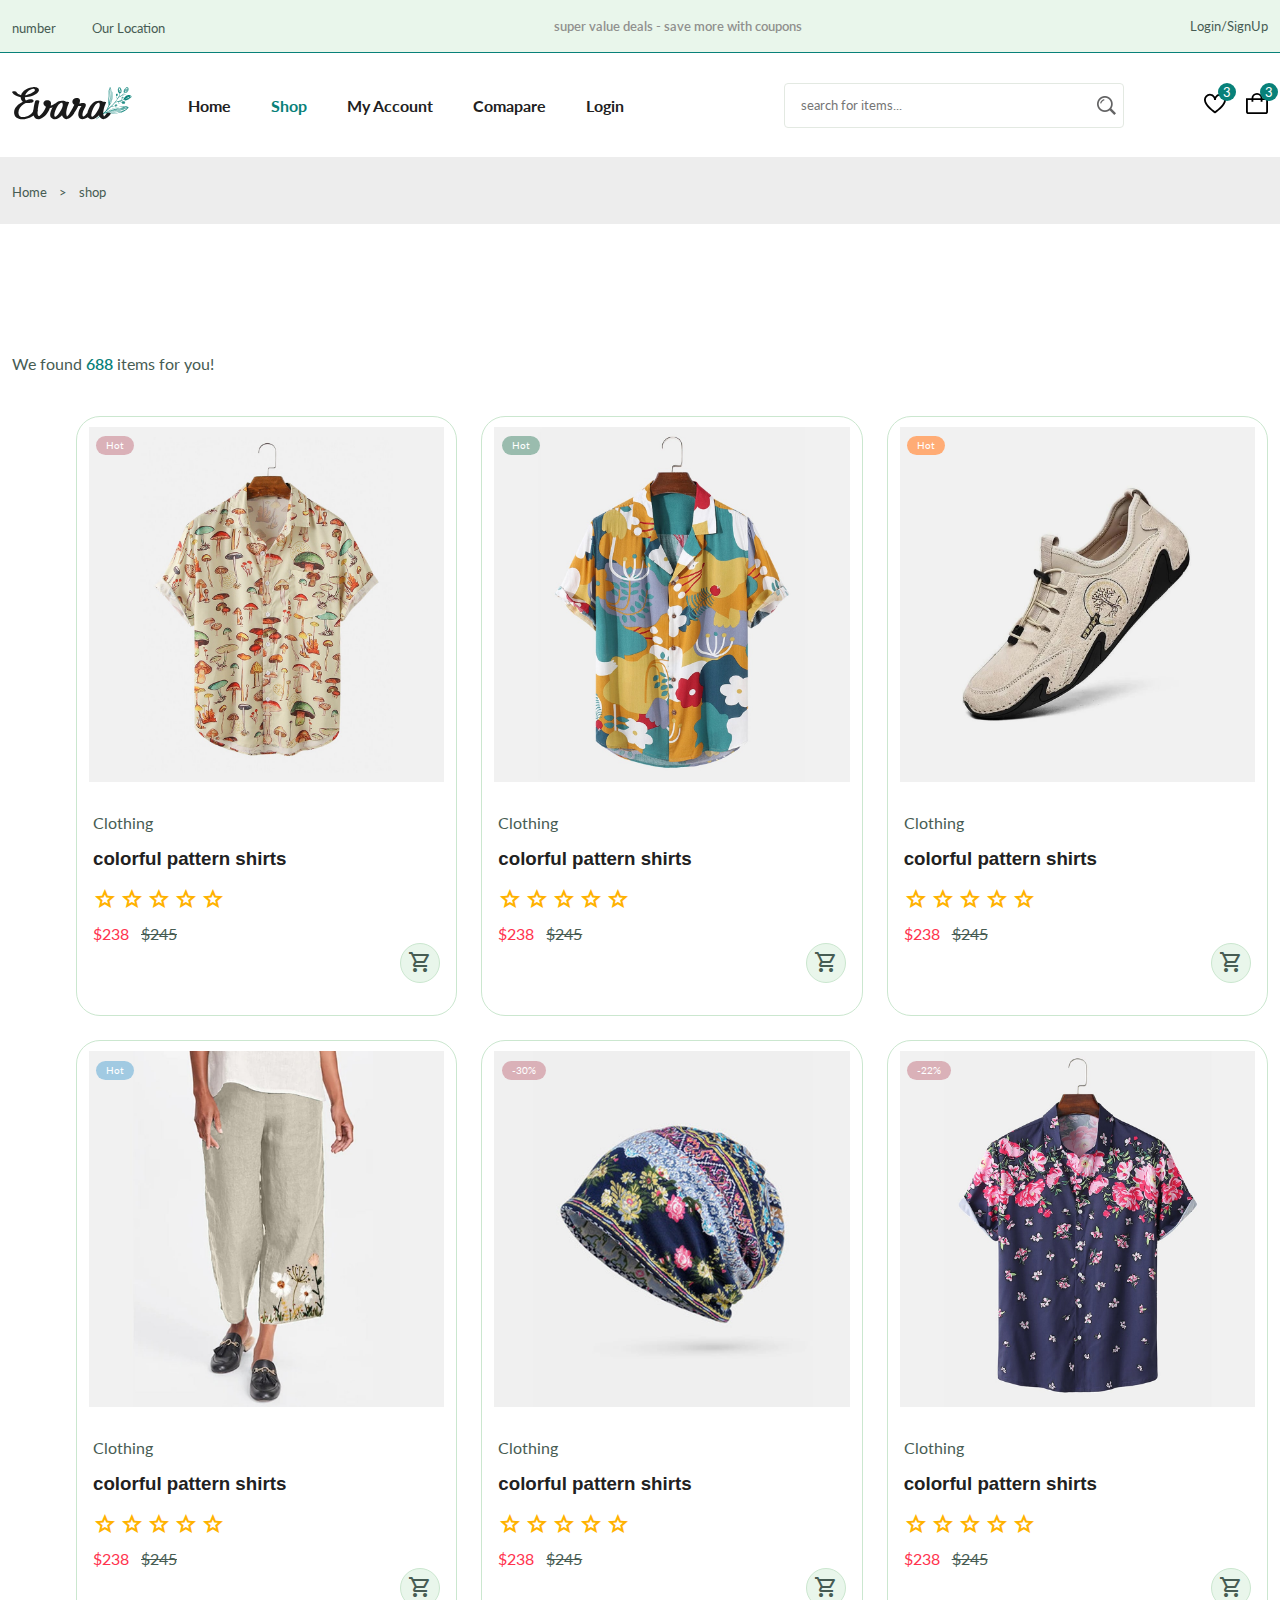
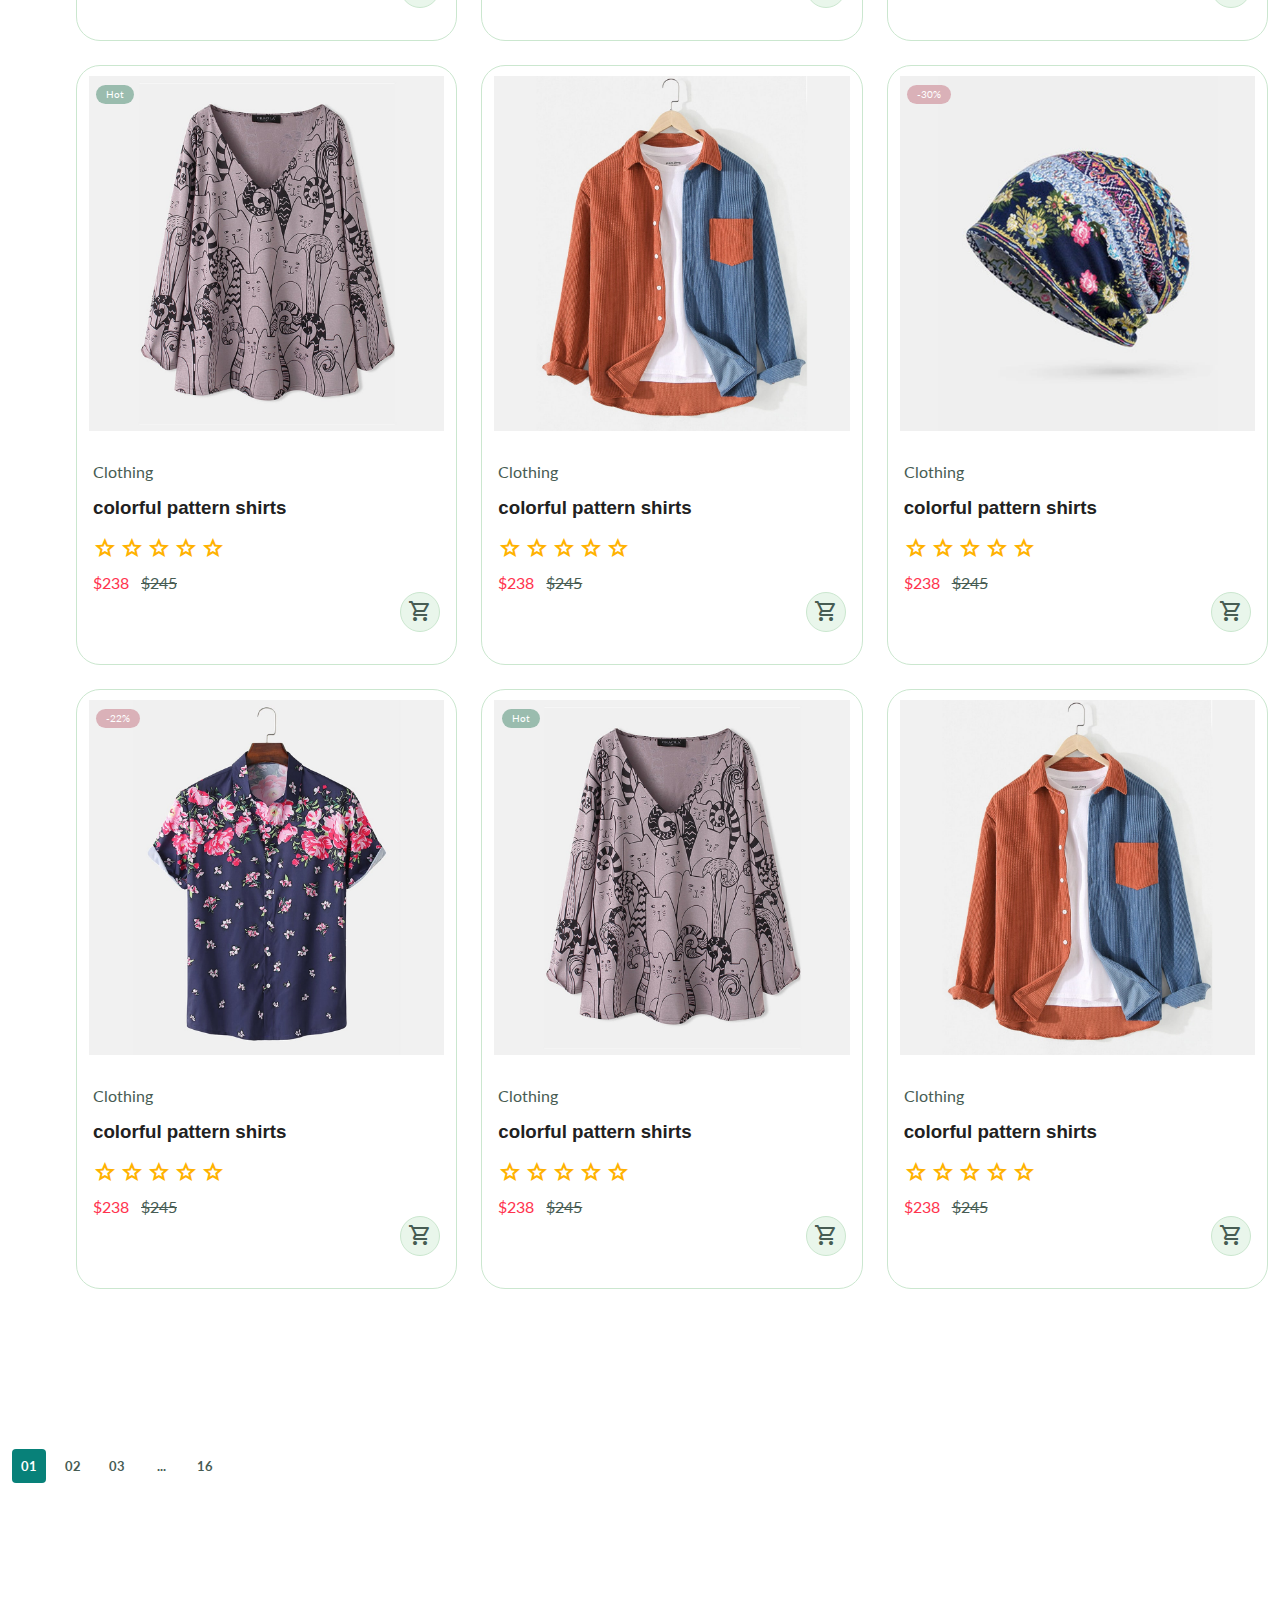
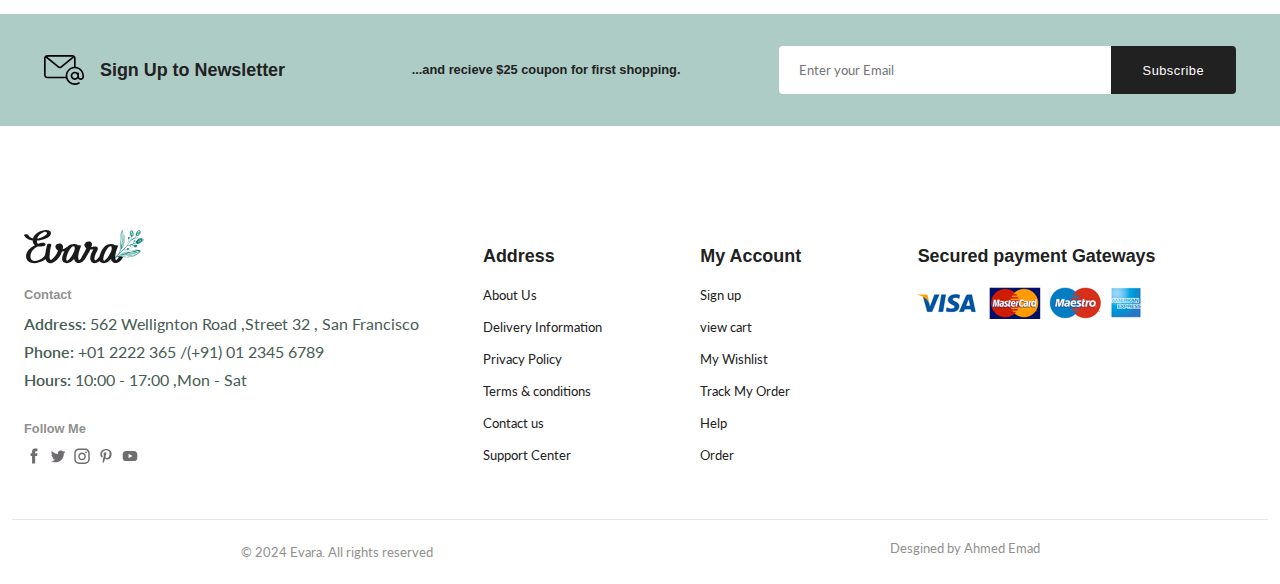
<file: shop.html>
<!DOCTYPE html>
<html lang="en">
  <head>
    <meta charset="UTF-8" />
    <meta name="viewport" content="width=device-width, initial-scale=1.0" />

    <!--=============== FLATICON ===============-->
    <link
      rel="stylesheet"
      href="https://fonts.googleapis.com/css2?family=Material+Symbols+Outlined:opsz,wght,FILL,GRAD@20..48,100..700,0..1,-50..200"
    />

    <!--=============== SWIPER CSS ===============-->
    <link
      rel="stylesheet"
      href="https://cdn.jsdelivr.net/npm/swiper@11/swiper-bundle.min.css"
    />

    <!--=============== CSS ===============-->
    <link rel="stylesheet" href="styles.css" />

    <title>Ecommerce Website</title>
  </head>
  <body>
    <!--=============== HEADER ===============-->
    <header class="header">
      <div class="header-top">
        <div class="header-container container">
          <div class="header-contact">
            <span>number</span>
            <span>Our Location</span>
          </div>
          <p class="header-alert-news">
            super value deals - save more with coupons
          </p>
          <a href="login-register.html" class="header-action"> Login/SignUp </a>
        </div>
      </div>

      <nav class="nav container">
        <a href="index.html" class="nav-logo">
          <img src="assets/img/logo.svg" alt="" class="nav-img" />
        </a>

        <div class="nav-menu" id="nav-menu">
          <ul class="nav-list">
            <li class="nav-item">
              <a href="index.html" class="nav-link">Home</a>
            </li>

            <li class="nav-item">
              <a href="shop.html" class="nav-link active-link"> Shop</a>
            </li>

            <li class="nav-item">
              <a href="accounts.html" class="nav-link">My Account</a>
            </li>

            <li class="nav-item">
              <a href="compare.html" class="nav-link a">Comapare</a>
            </li>

            <li class="nav-item">
              <a href="login-register.html" class="nav-link">Login</a>
            </li>
          </ul>

          <div class="header-search">
            <input
              type="text"
              class="form-input"
              placeholder="search for items..."
            />
            <button class="search-btn">
              <img src="assets/img/search.png" alt="" />
            </button>
          </div>
        </div>

        <div class="header-user-action">
          <a href="wishlist.html" class="header-action-btn">
            <img src="assets/img/icon-heart.svg" alt="" />
            <span class="count">3</span>
          </a>

          <a href="cart.html" class="header-action-btn">
            <img src="assets/img/icon-cart.svg" alt="" />
            <span class="count">3</span>
          </a>
        </div>
      </nav>
    </header>

    <!--=============== MAIN ===============-->
    <main class="main">
      <!--=============== BREADCRUMB ===============-->
      <section class="breadcrumb">
        <ul class="breadcrumb-list flex container">
          <li>
            <a href="index.html" class="breadcrumb-link">Home</a>
          </li>
          <li>
            <span class="breadcrumb-link">></span>
          </li>
          <li>
            <span class="breadcrumb-link">shop</span>
          </li>
        </ul>
      </section>

      <!--=============== PRODUCTS ===============-->
      <section class="products section--lg container">
        <p class="total-products">We found <span>688</span> items for you!</p>
        <div class="products-container grid">
          <div class="product-item">
            <div class="product-banner">
              <a href="details.html" class="product-imgs">
                <img
                  src="assets/img/product-1-1.jpg"
                  alt=""
                  class="product-img default"
                />

                <img
                  src="assets/img/product-1-2.jpg"
                  alt=""
                  class="product-img hover"
                />
              </a>
              <div class="product-action">
                <a href="#" class="action-btn" aria-label="Quick View">
                  <span class="material-symbols-outlined"> visibility </span>
                </a>

                <a href="#" class="action-btn" aria-label="Add To Wishlist">
                  <span class="material-symbols-outlined"> favorite </span>
                </a>

                <a href="#" class="action-btn" aria-label="Comapre">
                  <span class="material-symbols-outlined"> shuffle </span>
                </a>
              </div>

              <div class="product-badge light-pink">Hot</div>
            </div>
            <div class="product-content">
              <span class="product-category"> Clothing </span>
              <a href="details.html">
                <h3 class="product-title">colorful pattern shirts</h3>
              </a>
              <div class="product-rating">
                <span class="material-symbols-outlined"> star </span>
                <span class="material-symbols-outlined"> star </span>
                <span class="material-symbols-outlined"> star </span>
                <span class="material-symbols-outlined"> star </span>
                <span class="material-symbols-outlined"> star </span>
              </div>
              <div class="product-price-flex">
                <span class="new-price">$238</span>
                <span class="old-price">$245</span>
              </div>

              <a href="#" class="action-btn cart-btn" aria-label="Add To Cart">
                <span class="material-symbols-outlined"> shopping_cart </span>
              </a>
            </div>
          </div>

          <div class="product-item">
            <div class="product-banner">
              <a href="details.html" class="product-imgs">
                <img
                  src="assets/img/product-2-1.jpg"
                  alt=""
                  class="product-img default"
                />

                <img
                  src="assets/img/product-2-2.jpg"
                  alt=""
                  class="product-img hover"
                />
              </a>
              <div class="product-action">
                <a href="#" class="action-btn" aria-label="Quick View">
                  <span class="material-symbols-outlined"> visibility </span>
                </a>

                <a href="#" class="action-btn" aria-label="Add To Wishlist">
                  <span class="material-symbols-outlined"> favorite </span>
                </a>

                <a href="#" class="action-btn" aria-label="Comapre">
                  <span class="material-symbols-outlined"> shuffle </span>
                </a>
              </div>

              <div class="product-badge light-green">Hot</div>
            </div>
            <div class="product-content">
              <span class="product-category"> Clothing </span>
              <a href="details.html">
                <h3 class="product-title">colorful pattern shirts</h3>
              </a>
              <div class="product-rating">
                <span class="material-symbols-outlined"> star </span>
                <span class="material-symbols-outlined"> star </span>
                <span class="material-symbols-outlined"> star </span>
                <span class="material-symbols-outlined"> star </span>
                <span class="material-symbols-outlined"> star </span>
              </div>
              <div class="product-price-flex">
                <span class="new-price">$238</span>
                <span class="old-price">$245</span>
              </div>

              <a href="#" class="action-btn cart-btn" aria-label="Add To Cart">
                <span class="material-symbols-outlined"> shopping_cart </span>
              </a>
            </div>
          </div>

          <div class="product-item">
            <div class="product-banner">
              <a href="details.html" class="product-imgs">
                <img
                  src="assets/img/product-3-1.jpg"
                  alt=""
                  class="product-img default"
                />

                <img
                  src="assets/img/product-3-2.jpg"
                  alt=""
                  class="product-img hover"
                />
              </a>
              <div class="product-action">
                <a href="#" class="action-btn" aria-label="Quick View">
                  <span class="material-symbols-outlined"> visibility </span>
                </a>

                <a href="#" class="action-btn" aria-label="Add To Wishlist">
                  <span class="material-symbols-outlined"> favorite </span>
                </a>

                <a href="#" class="action-btn" aria-label="Comapre">
                  <span class="material-symbols-outlined"> shuffle </span>
                </a>
              </div>

              <div class="product-badge light-orange">Hot</div>
            </div>
            <div class="product-content">
              <span class="product-category"> Clothing </span>
              <a href="details.html">
                <h3 class="product-title">colorful pattern shirts</h3>
              </a>
              <div class="product-rating">
                <span class="material-symbols-outlined"> star </span>
                <span class="material-symbols-outlined"> star </span>
                <span class="material-symbols-outlined"> star </span>
                <span class="material-symbols-outlined"> star </span>
                <span class="material-symbols-outlined"> star </span>
              </div>
              <div class="product-price-flex">
                <span class="new-price">$238</span>
                <span class="old-price">$245</span>
              </div>

              <a href="#" class="action-btn cart-btn" aria-label="Add To Cart">
                <span class="material-symbols-outlined"> shopping_cart </span>
              </a>
            </div>
          </div>

          <div class="product-item">
            <div class="product-banner">
              <a href="details.html" class="product-imgs">
                <img
                  src="assets/img/product-4-1.jpg"
                  alt=""
                  class="product-img default"
                />

                <img
                  src="assets/img/product-4-2.jpg"
                  alt=""
                  class="product-img hover"
                />
              </a>
              <div class="product-action">
                <a href="#" class="action-btn" aria-label="Quick View">
                  <span class="material-symbols-outlined"> visibility </span>
                </a>

                <a href="#" class="action-btn" aria-label="Add To Wishlist">
                  <span class="material-symbols-outlined"> favorite </span>
                </a>

                <a href="#" class="action-btn" aria-label="Comapre">
                  <span class="material-symbols-outlined"> shuffle </span>
                </a>
              </div>

              <div class="product-badge light-blue">Hot</div>
            </div>
            <div class="product-content">
              <span class="product-category"> Clothing </span>
              <a href="details.html">
                <h3 class="product-title">colorful pattern shirts</h3>
              </a>
              <div class="product-rating">
                <span class="material-symbols-outlined"> star </span>
                <span class="material-symbols-outlined"> star </span>
                <span class="material-symbols-outlined"> star </span>
                <span class="material-symbols-outlined"> star </span>
                <span class="material-symbols-outlined"> star </span>
              </div>
              <div class="product-price-flex">
                <span class="new-price">$238</span>
                <span class="old-price">$245</span>
              </div>

              <a href="#" class="action-btn cart-btn" aria-label="Add To Cart">
                <span class="material-symbols-outlined"> shopping_cart </span>
              </a>
            </div>
          </div>

          <div class="product-item">
            <div class="product-banner">
              <a href="details.html" class="product-imgs">
                <img
                  src="assets/img/product-5-1.jpg"
                  alt=""
                  class="product-img default"
                />

                <img
                  src="assets/img/product-5-2.jpg"
                  alt=""
                  class="product-img hover"
                />
              </a>
              <div class="product-action">
                <a href="#" class="action-btn" aria-label="Quick View">
                  <span class="material-symbols-outlined"> visibility </span>
                </a>

                <a href="#" class="action-btn" aria-label="Add To Wishlist">
                  <span class="material-symbols-outlined"> favorite </span>
                </a>

                <a href="#" class="action-btn" aria-label="Comapre">
                  <span class="material-symbols-outlined"> shuffle </span>
                </a>
              </div>

              <div class="product-badge light-pink">-30%</div>
            </div>
            <div class="product-content">
              <span class="product-category"> Clothing </span>
              <a href="details.html">
                <h3 class="product-title">colorful pattern shirts</h3>
              </a>
              <div class="product-rating">
                <span class="material-symbols-outlined"> star </span>
                <span class="material-symbols-outlined"> star </span>
                <span class="material-symbols-outlined"> star </span>
                <span class="material-symbols-outlined"> star </span>
                <span class="material-symbols-outlined"> star </span>
              </div>
              <div class="product-price-flex">
                <span class="new-price">$238</span>
                <span class="old-price">$245</span>
              </div>

              <a href="#" class="action-btn cart-btn" aria-label="Add To Cart">
                <span class="material-symbols-outlined"> shopping_cart </span>
              </a>
            </div>
          </div>

          <div class="product-item">
            <div class="product-banner">
              <a href="details.html" class="product-imgs">
                <img
                  src="assets/img/product-6-1.jpg"
                  alt=""
                  class="product-img default"
                />

                <img
                  src="assets/img/product-6-2.jpg"
                  alt=""
                  class="product-img hover"
                />
              </a>
              <div class="product-action">
                <a href="#" class="action-btn" aria-label="Quick View">
                  <span class="material-symbols-outlined"> visibility </span>
                </a>

                <a href="#" class="action-btn" aria-label="Add To Wishlist">
                  <span class="material-symbols-outlined"> favorite </span>
                </a>

                <a href="#" class="action-btn" aria-label="Comapre">
                  <span class="material-symbols-outlined"> shuffle </span>
                </a>
              </div>

              <div class="product-badge light-pink">-22%</div>
            </div>
            <div class="product-content">
              <span class="product-category"> Clothing </span>
              <a href="details.html">
                <h3 class="product-title">colorful pattern shirts</h3>
              </a>
              <div class="product-rating">
                <span class="material-symbols-outlined"> star </span>
                <span class="material-symbols-outlined"> star </span>
                <span class="material-symbols-outlined"> star </span>
                <span class="material-symbols-outlined"> star </span>
                <span class="material-symbols-outlined"> star </span>
              </div>
              <div class="product-price-flex">
                <span class="new-price">$238</span>
                <span class="old-price">$245</span>
              </div>

              <a href="#" class="action-btn cart-btn" aria-label="Add To Cart">
                <span class="material-symbols-outlined"> shopping_cart </span>
              </a>
            </div>
          </div>

          <div class="product-item">
            <div class="product-banner">
              <a href="details.html" class="product-imgs">
                <img
                  src="assets/img/product-7-1.jpg"
                  alt=""
                  class="product-img default"
                />

                <img
                  src="assets/img/product-7-2.jpg"
                  alt=""
                  class="product-img hover"
                />
              </a>
              <div class="product-action">
                <a href="#" class="action-btn" aria-label="Quick View">
                  <span class="material-symbols-outlined"> visibility </span>
                </a>

                <a href="#" class="action-btn" aria-label="Add To Wishlist">
                  <span class="material-symbols-outlined"> favorite </span>
                </a>

                <a href="#" class="action-btn" aria-label="Comapre">
                  <span class="material-symbols-outlined"> shuffle </span>
                </a>
              </div>

              <div class="product-badge light-green">Hot</div>
            </div>
            <div class="product-content">
              <span class="product-category"> Clothing </span>
              <a href="details.html">
                <h3 class="product-title">colorful pattern shirts</h3>
              </a>
              <div class="product-rating">
                <span class="material-symbols-outlined"> star </span>
                <span class="material-symbols-outlined"> star </span>
                <span class="material-symbols-outlined"> star </span>
                <span class="material-symbols-outlined"> star </span>
                <span class="material-symbols-outlined"> star </span>
              </div>
              <div class="product-price-flex">
                <span class="new-price">$238</span>
                <span class="old-price">$245</span>
              </div>

              <a href="#" class="action-btn cart-btn" aria-label="Add To Cart">
                <span class="material-symbols-outlined"> shopping_cart </span>
              </a>
            </div>
          </div>

          <div class="product-item">
            <div class="product-banner">
              <a href="details.html" class="product-imgs">
                <img
                  src="assets/img/product-8-1.jpg"
                  alt=""
                  class="product-img default"
                />

                <img
                  src="assets/img/product-8-2.jpg"
                  alt=""
                  class="product-img hover"
                />
              </a>
              <div class="product-action">
                <a href="#" class="action-btn" aria-label="Quick View">
                  <span class="material-symbols-outlined"> visibility </span>
                </a>

                <a href="#" class="action-btn" aria-label="Add To Wishlist">
                  <span class="material-symbols-outlined"> favorite </span>
                </a>

                <a href="#" class="action-btn" aria-label="Comapre">
                  <span class="material-symbols-outlined"> shuffle </span>
                </a>
              </div>
            </div>
            <div class="product-content">
              <span class="product-category"> Clothing </span>
              <a href="details.html">
                <h3 class="product-title">colorful pattern shirts</h3>
              </a>
              <div class="product-rating">
                <span class="material-symbols-outlined"> star </span>
                <span class="material-symbols-outlined"> star </span>
                <span class="material-symbols-outlined"> star </span>
                <span class="material-symbols-outlined"> star </span>
                <span class="material-symbols-outlined"> star </span>
              </div>
              <div class="product-price-flex">
                <span class="new-price">$238</span>
                <span class="old-price">$245</span>
              </div>

              <a href="#" class="action-btn cart-btn" aria-label="Add To Cart">
                <span class="material-symbols-outlined"> shopping_cart </span>
              </a>
            </div>
          </div>

          <div class="product-item">
            <div class="product-banner">
              <a href="details.html" class="product-imgs">
                <img
                  src="assets/img/product-5-1.jpg"
                  alt=""
                  class="product-img default"
                />

                <img
                  src="assets/img/product-5-2.jpg"
                  alt=""
                  class="product-img hover"
                />
              </a>
              <div class="product-action">
                <a href="#" class="action-btn" aria-label="Quick View">
                  <span class="material-symbols-outlined"> visibility </span>
                </a>

                <a href="#" class="action-btn" aria-label="Add To Wishlist">
                  <span class="material-symbols-outlined"> favorite </span>
                </a>

                <a href="#" class="action-btn" aria-label="Comapre">
                  <span class="material-symbols-outlined"> shuffle </span>
                </a>
              </div>

              <div class="product-badge light-pink">-30%</div>
            </div>
            <div class="product-content">
              <span class="product-category"> Clothing </span>
              <a href="details.html">
                <h3 class="product-title">colorful pattern shirts</h3>
              </a>
              <div class="product-rating">
                <span class="material-symbols-outlined"> star </span>
                <span class="material-symbols-outlined"> star </span>
                <span class="material-symbols-outlined"> star </span>
                <span class="material-symbols-outlined"> star </span>
                <span class="material-symbols-outlined"> star </span>
              </div>
              <div class="product-price-flex">
                <span class="new-price">$238</span>
                <span class="old-price">$245</span>
              </div>

              <a href="#" class="action-btn cart-btn" aria-label="Add To Cart">
                <span class="material-symbols-outlined"> shopping_cart </span>
              </a>
            </div>
          </div>

          <div class="product-item">
            <div class="product-banner">
              <a href="details.html" class="product-imgs">
                <img
                  src="assets/img/product-6-1.jpg"
                  alt=""
                  class="product-img default"
                />

                <img
                  src="assets/img/product-6-2.jpg"
                  alt=""
                  class="product-img hover"
                />
              </a>
              <div class="product-action">
                <a href="#" class="action-btn" aria-label="Quick View">
                  <span class="material-symbols-outlined"> visibility </span>
                </a>

                <a href="#" class="action-btn" aria-label="Add To Wishlist">
                  <span class="material-symbols-outlined"> favorite </span>
                </a>

                <a href="#" class="action-btn" aria-label="Comapre">
                  <span class="material-symbols-outlined"> shuffle </span>
                </a>
              </div>

              <div class="product-badge light-pink">-22%</div>
            </div>
            <div class="product-content">
              <span class="product-category"> Clothing </span>
              <a href="details.html">
                <h3 class="product-title">colorful pattern shirts</h3>
              </a>
              <div class="product-rating">
                <span class="material-symbols-outlined"> star </span>
                <span class="material-symbols-outlined"> star </span>
                <span class="material-symbols-outlined"> star </span>
                <span class="material-symbols-outlined"> star </span>
                <span class="material-symbols-outlined"> star </span>
              </div>
              <div class="product-price-flex">
                <span class="new-price">$238</span>
                <span class="old-price">$245</span>
              </div>

              <a href="#" class="action-btn cart-btn" aria-label="Add To Cart">
                <span class="material-symbols-outlined"> shopping_cart </span>
              </a>
            </div>
          </div>

          <div class="product-item">
            <div class="product-banner">
              <a href="details.html" class="product-imgs">
                <img
                  src="assets/img/product-7-1.jpg"
                  alt=""
                  class="product-img default"
                />

                <img
                  src="assets/img/product-7-2.jpg"
                  alt=""
                  class="product-img hover"
                />
              </a>
              <div class="product-action">
                <a href="#" class="action-btn" aria-label="Quick View">
                  <span class="material-symbols-outlined"> visibility </span>
                </a>

                <a href="#" class="action-btn" aria-label="Add To Wishlist">
                  <span class="material-symbols-outlined"> favorite </span>
                </a>

                <a href="#" class="action-btn" aria-label="Comapre">
                  <span class="material-symbols-outlined"> shuffle </span>
                </a>
              </div>

              <div class="product-badge light-green">Hot</div>
            </div>
            <div class="product-content">
              <span class="product-category"> Clothing </span>
              <a href="details.html">
                <h3 class="product-title">colorful pattern shirts</h3>
              </a>
              <div class="product-rating">
                <span class="material-symbols-outlined"> star </span>
                <span class="material-symbols-outlined"> star </span>
                <span class="material-symbols-outlined"> star </span>
                <span class="material-symbols-outlined"> star </span>
                <span class="material-symbols-outlined"> star </span>
              </div>
              <div class="product-price-flex">
                <span class="new-price">$238</span>
                <span class="old-price">$245</span>
              </div>

              <a href="#" class="action-btn cart-btn" aria-label="Add To Cart">
                <span class="material-symbols-outlined"> shopping_cart </span>
              </a>
            </div>
          </div>

          <div class="product-item">
            <div class="product-banner">
              <a href="details.html" class="product-imgs">
                <img
                  src="assets/img/product-8-1.jpg"
                  alt=""
                  class="product-img default"
                />

                <img
                  src="assets/img/product-8-2.jpg"
                  alt=""
                  class="product-img hover"
                />
              </a>
              <div class="product-action">
                <a href="#" class="action-btn" aria-label="Quick View">
                  <span class="material-symbols-outlined"> visibility </span>
                </a>

                <a href="#" class="action-btn" aria-label="Add To Wishlist">
                  <span class="material-symbols-outlined"> favorite </span>
                </a>

                <a href="#" class="action-btn" aria-label="Comapre">
                  <span class="material-symbols-outlined"> shuffle </span>
                </a>
              </div>
            </div>
            <div class="product-content">
              <span class="product-category"> Clothing </span>
              <a href="details.html">
                <h3 class="product-title">colorful pattern shirts</h3>
              </a>
              <div class="product-rating">
                <span class="material-symbols-outlined"> star </span>
                <span class="material-symbols-outlined"> star </span>
                <span class="material-symbols-outlined"> star </span>
                <span class="material-symbols-outlined"> star </span>
                <span class="material-symbols-outlined"> star </span>
              </div>
              <div class="product-price-flex">
                <span class="new-price">$238</span>
                <span class="old-price">$245</span>
              </div>

              <a href="#" class="action-btn cart-btn" aria-label="Add To Cart">
                <span class="material-symbols-outlined"> shopping_cart </span>
              </a>
            </div>
          </div>
        </div>
        <ul class="pagination">
          <li><a href="#" class="pagination-link active">01</a></li>
          <li><a href="#" class="pagination-link">02</a></li>
          <li><a href="#" class="pagination-link">03</a></li>
          <li><a href="#" class="pagination-link">...</a></li>
          <li><a href="#" class="pagination-link">16</a></li>
          <li>
            <a href="#" class="pagination-link icon">
              <i class="fi-rs-asngle-double-small-right"></i>
            </a>
          </li>
        </ul>
      </section>

      <!--=============== NEWSLETTER ===============-->
      <section class="newsletter home-newsletter">
        <div class="newsletter-container container grid">
          <h3 class="newsletter-title flex">
            <img
              src="assets/img/icon-email.svg"
              alt=""
              class="newsletter-icon"
            />
            Sign Up to Newsletter
          </h3>
          <p class="newsletter-desc">
            ...and recieve $25 coupon for first shopping.
          </p>
          <form action="" class="newsletter-form">
            <input
              type="email"
              class="newsletter-input"
              placeholder="Enter your Email"
            />
            <button type="submit" class="newsletter-btn">Subscribe</button>
          </form>
        </div>
      </section>
    </main>

    <!--=============== FOOTER ===============-->
    <footer class="footer container">
      <div class="footer-container container grid">
        <div class="footer-content">
          <a href="index.html" class="footer-logo">
            <img src="assets/img/logo.svg" alt="" class="footer-logo-img" />
          </a>

          <h4 class="footer-subtitle">Contact</h4>
          <p class="footer-desc">
            <span> Address:</span> 562 Wellignton Road ,Street 32 , San
            Francisco
          </p>

          <p class="footer-desc">
            <span> Phone:</span> +01 2222 365 /(+91) 01 2345 6789
          </p>

          <p class="footer-desc">
            <span>Hours:</span> 10:00 - 17:00 ,Mon - Sat
          </p>

          <div class="footer-social">
            <h4 class="footer-subtitle">Follow Me</h4>
            <div class="footer-social-links">
              <a href="#">
                <img
                  src="assets/img/icon-facebook.svg"
                  alt=""
                  class="footer-social-icon"
                />
              </a>

              <a href="#">
                <img
                  src="assets/img/icon-twitter.svg"
                  alt=""
                  class="footer-social-icon"
                />
              </a>

              <a href="#">
                <img
                  src="assets/img/icon-instagram.svg"
                  alt=""
                  class="footer-social-icon"
                />
              </a>

              <a href="#">
                <img
                  src="assets/img/icon-pinterest.svg"
                  alt=""
                  class="footer-social-icon"
                />
              </a>

              <a href="#">
                <img
                  src="assets/img/icon-youtube.svg"
                  alt=""
                  class="footer-social-icon"
                />
              </a>
            </div>
          </div>
        </div>

        <div class="footer-content">
          <h3 class="footer-title">Address</h3>
          <ul class="footer-links">
            <li><a href="" class="footer-link">About Us</a></li>
            <li><a href="" class="footer-link">Delivery Information </a></li>
            <li><a href="" class="footer-link">Privacy Policy</a></li>
            <li><a href="" class="footer-link">Terms & conditions</a></li>
            <li><a href="" class="footer-link">Contact us</a></li>
            <li><a href="" class="footer-link">Support Center</a></li>
          </ul>
        </div>

        <div class="footer-content">
          <h3 class="footer-title">My Account</h3>
          <ul class="footer-links">
            <li><a href="" class="footer-link">Sign up</a></li>
            <li><a href="" class="footer-link"> view cart </a></li>
            <li><a href="" class="footer-link">My Wishlist</a></li>
            <li><a href="" class="footer-link">Track My Order</a></li>
            <li><a href="" class="footer-link">Help</a></li>
            <li><a href="" class="footer-link">Order</a></li>
          </ul>
        </div>

        <div class="fooer-content">
          <h3 class="footer-title">Secured payment Gateways</h3>
          <img src="assets/img/payment-method.png" alt="" />
        </div>
      </div>

      <div class="footer-bottom">
        <p class="copyright">&copy; 2024 Evara. All rights reserved</p>
        <span class="designer">Desgined by Ahmed Emad</span>
      </div>
    </footer>

    <!--=============== SWIPER JS ===============-->
    <script src="https://cdn.jsdelivr.net/npm/swiper@11/swiper-bundle.min.js"></script>

    <!--=============== MAIN JS ===============-->
    <script src="main.js"></script>
  </body>
</html>
</file>
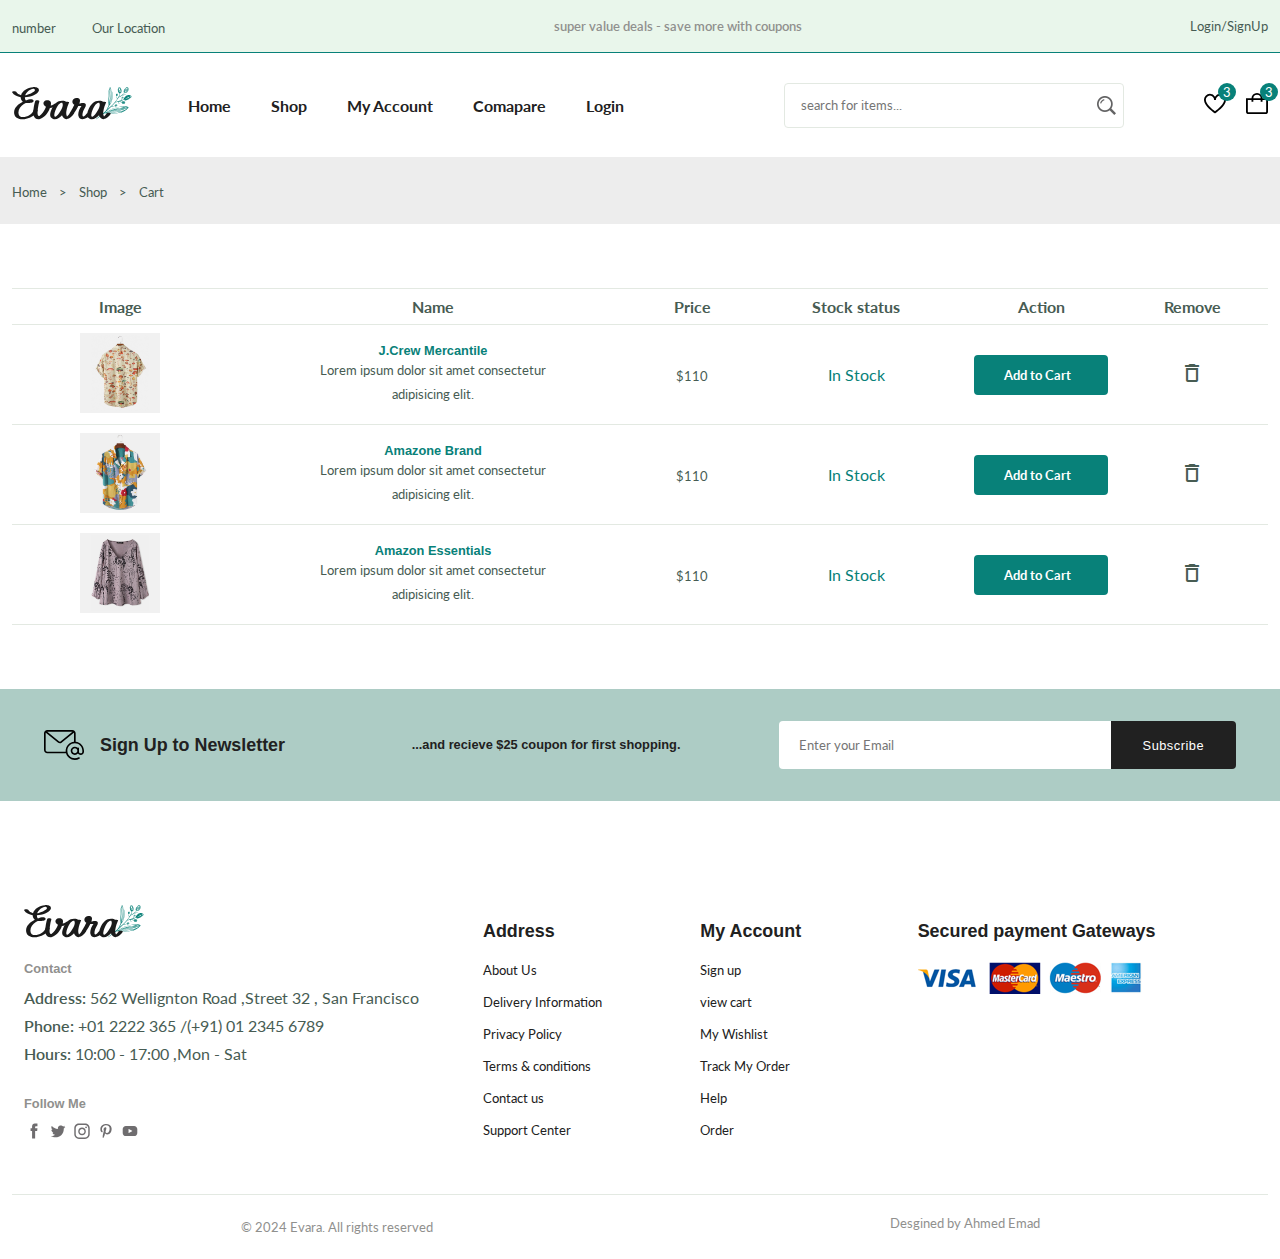
<file: wishlist.html>
<!DOCTYPE html>
<html lang="en">
  <head>
    <meta charset="UTF-8" />
    <meta name="viewport" content="width=device-width, initial-scale=1.0" />

    <!--=============== FLATICON ===============-->
    <link
      href="https://fonts.googleapis.com/icon?family=Material+Icons+Outlined"
      rel="stylesheet"
    />

    <!--=============== SWIPER CSS ===============-->
    <link
      rel="stylesheet"
      href="https://cdn.jsdelivr.net/npm/swiper@11/swiper-bundle.min.css"
    />

    <!--=============== CSS ===============-->
    <link rel="stylesheet" href="styles.css" />

    <title>Ecommerce Website</title>
  </head>
  <body>
    <!--=============== HEADER ===============-->
    <header class="header">
      <div class="header-top">
        <div class="header-container container">
          <div class="header-contact">
            <span>number</span>
            <span>Our Location</span>
          </div>
          <p class="header-alert-news">
            super value deals - save more with coupons
          </p>
          <a href="login-register.html" class="header-action"> Login/SignUp </a>
        </div>
      </div>

      <nav class="nav container">
        <a href="index.html" class="nav-logo">
          <img src="assets/img/logo.svg" alt="" class="nav-img" />
        </a>

        <div class="nav-menu" id="nav-menu">
          <ul class="nav-list">
            <li class="nav-item">
              <a href="index.html" class="nav-link">Home</a>
            </li>

            <li class="nav-item">
              <a href="shop.html" class="nav-link"> Shop</a>
            </li>

            <li class="nav-item">
              <a href="accounts.html" class="nav-link">My Account</a>
            </li>

            <li class="nav-item">
              <a href="compare.html" class="nav-link a">Comapare</a>
            </li>

            <li class="nav-item">
              <a href="login-register.html" class="nav-link">Login</a>
            </li>
          </ul>

          <div class="header-search">
            <input
              type="text"
              class="form-input"
              placeholder="search for items..."
            />
            <button class="search-btn">
              <img src="assets/img/search.png" alt="" />
            </button>
          </div>
        </div>

        <div class="header-user-action">
          <a href="wishlist.html" class="header-action-btn">
            <img src="assets/img/icon-heart.svg" alt="" />
            <span class="count">3</span>
          </a>

          <a href="cart.html" class="header-action-btn">
            <img src="assets/img/icon-cart.svg" alt="" />
            <span class="count">3</span>
          </a>
        </div>
      </nav>
    </header>

    <!--=============== MAIN ===============-->
    <main class="main">
      <!--=============== BREADCRUMB ===============-->
      <section class="breadcrumb">
        <ul class="breadcrumb-list flex container">
          <li>
            <a href="index.html" class="breadcrumb-link">Home</a>
          </li>
          <li>
            <span class="breadcrumb-link">></span>
          </li>
          <li>
            <span class="breadcrumb-link">Shop</span>
          </li>
          <li>
            <span class="breadcrumb-link">></span>
          </li>
          <li>
            <span class="breadcrumb-link">Cart</span>
          </li>
          <li></li>
        </ul>
      </section>

      <!--=============== WISHLIST ===============-->
      <section class="wishlist section-lg container">
        <table class="table">
          <tr>
            <th>Image</th>
            <th>Name</th>
            <th>Price</th>
            <th>Stock status</th>
            <th>Action </th>
            <th>Remove</th>
          </tr>
          <tr>
            <td>
              <img
                src="assets/img/product-1-2.jpg"
                alt=""
                class="table-img"
              />
            </td>
            <td>
              <h3 class="table-title">J.Crew Mercantile</h3>
              <p class="table-desc">
                Lorem ipsum dolor sit amet consectetur adipisicing elit.
              </p>
            </td>
            <td>
              <span class="table-price"> $110 </span>
            </td>
            <td>
              <span class="table-stock">
                In Stock
              </span>
            </td>
            <td>
              <a href="" class="btn btn-sm ">Add to Cart</a>
            </td>
            <td>
              <i class="material-icons-outlined">delete</i>
            </td>
          </tr>
          <tr>
            <td>
              <img
                src="assets/img/product-2-1.jpg"
                alt=""
                class="table-img"
              />
            </td>
            <td>
              <h3 class="table-title">Amazone Brand</h3>
              <p class="table-desc">
                Lorem ipsum dolor sit amet consectetur adipisicing elit.
              </p>
            </td>
            <td>
              <span class="table-price"> $110 </span>
            </td>
            <td>
              <span class="table-stock">
                In Stock
              </span>
            </td>
            <td>
              <a href="" class="btn btn-sm ">Add to Cart</a>
            </td>
            <td>
              <i class="material-icons-outlined">delete</i>
            </td>
          </tr>
          <tr>
            <td>
              <img
                src="assets/img/product-7-1.jpg"
                alt=""
                class="table-img"
              />
            </td>
            <td>
              <h3 class="table-title">Amazon Essentials</h3>
              <p class="table-desc">
                Lorem ipsum dolor sit amet consectetur adipisicing elit.
              </p>
            </td>
            <td>
              <span class="table-price"> $110 </span>
            </td>
            <td>
              <span class="table-stock">
                In Stock
              </span>
            </td>
            <td>
              <a href="" class="btn btn-sm ">Add to Cart</a>
            </td>
            <td>
              <i class="material-icons-outlined">delete</i>
            </td>
          </tr>
        </table>
      </section>

      <!--=============== NEWSLETTER ===============-->
      <section class="newsletter home-newsletter">
        <div class="newsletter-container container grid">
          <h3 class="newsletter-title flex">
            <img
              src="assets/img/icon-email.svg"
              alt=""
              class="newsletter-icon"
            />
            Sign Up to Newsletter
          </h3>
          <p class="newsletter-desc">
            ...and recieve $25 coupon for first shopping.
          </p>
          <form action="" class="newsletter-form">
            <input
              type="email"
              class="newsletter-input"
              placeholder="Enter your Email"
            />
            <button type="submit" class="newsletter-btn">Subscribe</button>
          </form>
        </div>
      </section>
    </main>

    <!--=============== FOOTER ===============-->
    <footer class="footer container">
      <div class="footer-container container grid">
        <div class="footer-content">
          <a href="index.html" class="footer-logo">
            <img src="assets/img/logo.svg" alt="" class="footer-logo-img" />
          </a>

          <h4 class="footer-subtitle">Contact</h4>
          <p class="footer-desc">
            <span> Address:</span> 562 Wellignton Road ,Street 32 , San
            Francisco
          </p>

          <p class="footer-desc">
            <span> Phone:</span> +01 2222 365 /(+91) 01 2345 6789
          </p>

          <p class="footer-desc">
            <span>Hours:</span> 10:00 - 17:00 ,Mon - Sat
          </p>

          <div class="footer-social">
            <h4 class="footer-subtitle">Follow Me</h4>
            <div class="footer-social-links">
              <a href="#">
                <img
                  src="assets/img/icon-facebook.svg"
                  alt=""
                  class="footer-social-icon"
                />
              </a>

              <a href="#">
                <img
                  src="assets/img/icon-twitter.svg"
                  alt=""
                  class="footer-social-icon"
                />
              </a>

              <a href="#">
                <img
                  src="assets/img/icon-instagram.svg"
                  alt=""
                  class="footer-social-icon"
                />
              </a>

              <a href="#">
                <img
                  src="assets/img/icon-pinterest.svg"
                  alt=""
                  class="footer-social-icon"
                />
              </a>

              <a href="#">
                <img
                  src="assets/img/icon-youtube.svg"
                  alt=""
                  class="footer-social-icon"
                />
              </a>
            </div>
          </div>
        </div>

        <div class="footer-content">
          <h3 class="footer-title">Address</h3>
          <ul class="footer-links">
            <li><a href="" class="footer-link">About Us</a></li>
            <li><a href="" class="footer-link">Delivery Information </a></li>
            <li><a href="" class="footer-link">Privacy Policy</a></li>
            <li><a href="" class="footer-link">Terms & conditions</a></li>
            <li><a href="" class="footer-link">Contact us</a></li>
            <li><a href="" class="footer-link">Support Center</a></li>
          </ul>
        </div>

        <div class="footer-content">
          <h3 class="footer-title">My Account</h3>
          <ul class="footer-links">
            <li><a href="" class="footer-link">Sign up</a></li>
            <li><a href="" class="footer-link"> view cart </a></li>
            <li><a href="" class="footer-link">My Wishlist</a></li>
            <li><a href="" class="footer-link">Track My Order</a></li>
            <li><a href="" class="footer-link">Help</a></li>
            <li><a href="" class="footer-link">Order</a></li>
          </ul>
        </div>

        <div class="fooer-content">
          <h3 class="footer-title">Secured payment Gateways</h3>
          <img src="assets/img/payment-method.png" alt="" />
        </div>
      </div>

      <div class="footer-bottom">
        <p class="copyright">&copy; 2024 Evara. All rights reserved</p>
        <span class="designer">Desgined by Ahmed Emad</span>
      </div>
    </footer>

    <!--=============== SWIPER JS ===============-->
    <script src="https://unpkg.com/swiper@8/swiper-bundle.min.js"></script>
    <!--=============== MAIN JS ===============-->
    <script src="main.js"></script>
  </body>
</html>
</file>
<file: styles.css>
/*=============== GOOGLE FONTS ===============*/
@import url('https://fonts.googleapis.com/css2?family=Lato:wght@400;700&family=Spartan:wght@400;500;600;700&display=swap');

/*=============== VARIABLES CSS ===============*/
:root {
  --header-height: 4rem;

  /*========== Colors ==========*/
  /* Color mode HSL(hue, saturation, lightness) */
  --first-color: hsl(176, 88%, 27%);
  --first-color-alt: hsl(129, 44%, 94%);
  --second-color: hsl(34, 94%, 87%);
  --title-color: hsl(0, 0%, 13%);
  --text-color: hsl(154, 13%, 32%);
  --text-color-light: hsl(60, 1%, 56%);
  --body-color: hsl(0, 0%, 100%);
  --container-color: hsl(0, 0%, 93%);
  --border-color: hsl(129, 36%, 85%);
  --border-color-alt: hsl(113, 15%, 90%);

  /*========== Font and typography ==========*/
  /* .5rem = 8px | 1rem = 16px ... */
  --body-font: "Lato", sans-serif;
  ;
  --second-font: "Montserrat", sans-serif;
  --big-font-size: 3.5rem;
  --h1-font-size: 2.7rem;
  --h2-font-size: 2rem;
  --h3-font-size: 1.7rem;
  --h4-font-size: 1.3rem;
  --large-font-size: 1.12rem;
  --normal-font-size: 1rem;
  --small-font-size: 0.8rem;
  --smaller-font-size: 0.7rem;
  --tiny-font-size: 0.6rem;

  /*========== Font weight ==========*/
  --weight-400: 400;
  --weight-500: 500;
  --weight-600: 600;
  --weight-700: 700;

  /*========== Transition ==========*/
  --transition: cubic-bezier(0, 0, 0.05, 1);
}

/* Responsive typography */
@media screen and (max-width: 1200px) {
  :root {
    --big-font-size:2.25rem ;
    --h1-font-size: 2rem;
    --h2-font-size: 1.375rem;
    --h3-font-size: 1.25rem;
    --h4-font-size: 1.125rem;
    --large-font-size: 1rem;
    --normal-font-size: .9375rem;
    --small-font-size: .8125rem;
    --smaller-font-size: .6875rem;
    --tiny-font-size: .625rem;
  }
}

/*=============== BASE ===============*/
* {
  margin: 0;
  padding: 0;
  box-sizing: border-box;
}

input,
textarea,
body {
overflow-x: hidden;
  color: var(--text-color);
  font-family: var(--body-font);
  font-size: var(--normal-font-size);
  font-weight: var(--weight-400);
}

body {
  
  background-color: var(--body-color);
}

h1,
h2,
h3,
h4 {
  font-family: var(--second-font);
  color: var(--title-color);
  font-weight: var(--weight-600);
}

ul {
  list-style: none;
}

a {
  text-decoration: none;
  color: inherit;
}

p {
  line-height: 1.5rem;
}

img {
  max-width: 100%;
}

button,
textarea,
input {
  background-color: transparent;
  border: none;
  outline: none;
}
table{
  width: 100%;
  border-collapse: collapse ;
}

/*=============== REUSABLE CSS CLASSES ===============*/
.container{
  max-width: 1320px;
  margin-inline: auto;
  padding-inline: 0.75rem;
}
.grid {
  display: grid;
  gap: 1.5rem;
}
.section--lg{
  padding-block: 4rem;
}
/*=============== HEADER & NAV ===============*/


.header-top {
  background-color: var(--first-color-alt);
  border-bottom: 1px solid var(--first-color);
  padding-block: 0.875rem;
}

.header-container {
  display: flex;
  align-items: center;
  justify-content: space-between;
}

.header-contact span:first-child {
  margin-right: 2rem;
}

.header-contact span,
.header-alert-news,
.header-action {
  font-size: var(--small-font-size);
}

.header-alert-news {
  color: var(--text-color-light);
  font-weight: var(--weight-600);
}

.header-action {
  columns: var(--text-color);
}


.nav,
.nav-menu,
.nav-list,
.header-user {
  display: flex;
  align-items: center;


}

.nav {
  height: calc(var(--header-height) + 2.5rem);
  justify-content: space-between;
  column-gap: 1rem;
}

.nav-img {
  width: 150px;
}

.nav-menu {
flex-grow: 1;
  width: 100%;
  margin-left: 2.5rem;
}

.nav-list {
  column-gap: 2.5rem;
  margin-right: auto;
}

.nav-link {
  color: var(--title-color);
  font-weight: var(--weight-700);
  transition: all 0.2s var(--transition);
}

.nav-link:hover {

  color: var(--first-color);

}

.header-search {
  width: 340px;
  position: relative;
}

header .form-input {
  border: 1px solid var(--border-color-alt);
  width: 100%;
  margin-left: -4rem;
}

.search-btn {
  position: absolute;
  top: 24%;
  right: 4.5rem;
  cursor: pointer;
}

.header-user-action {
  column-gap: 1.25rem;
}

.header-action-btn {
  position: relative;
}

.header-action-btn img {
  width: 30px;
}

.categories.container-seciton2 {
  padding-left: 3rem;
}


.header-action-btn .count {
  position: absolute;
  top: -0.62rem;
  right: -0.62rem;
  background-color: var(--first-color);
  color: var(--body-color);
  height: 18px;
  width: 18px;
  line-height: 18px;
  border-radius: 50%;
  align-items: center;
  text-align: center;
  font-size: var(--small-font-size);
}

.header-user-action {
  display: grid;
  grid-template-columns: 1fr 1fr;
}


.home-section1 {
  padding-block: 4rem;
}

.form-input {
  padding-inline: 1rem;
  border: 1px solid var(--border-color-alt);
  height: 45px;
  border-radius: .25rem;
  font-size: var(--small-font-size);
}

.flex{
  display: flex;
  column-gap: .5rem;
  align-items: center;
}
/* Active link */
.active-link,
.nav-link:hover{
  color: var(--first-color);
}
/*=============== HOME ===============*/
.home-container {
  margin-left: 4rem;
  display: grid;
  grid-template-columns: 5fr 7fr;
  align-items: center;
}

.home-subtitle,
.home-desc {
  font-size: var(--large-font-size);
}

.home-subtitle {
  font-family: var(--second-color);
  font-weight: var(--weight-600);
  margin-bottom: 1rem;
  display: block;
}

.home-title {
  font-size: var(--h1-font-size);
  font-weight: var(--weight-700);
  line-height: 1.4;
}

.home-title span {
  color: var(--first-color);
  font-size: var(--big-font-size);
}

.home-desc {
  margin-block: .5rem 2rem;
}

.home-img {
  justify-self: flex-end;
}

.btn {
  display: inline-block;
  background-color: var(--first-color);
  border: 2px solid var(--first-color);
  color: var(--body-color);
  padding-inline: 1.75rem;
  height: 49px;
  line-height: 49px;
  border-radius: .25rem;
  font-family: var(--second-font);
  font-size: var(--small-font-size);
  font-weight: var(--weight-700);
  transition: all .4s var(--transition);
}


.btn:hover {
  background-color: transparent;
  color: var(--first-color);

}

.category-item {
  text-align: center;
  border: 1px solid var(--border-color);
  padding: 0.625rem 0.625rem 1.25rem;
  border-radius: 1.25rem;
}

.categroy-img {
  border-radius: 0.75rem;
  margin-bottom: 1.25rem;
}

.section-title {
  margin-left: 4rem;
  font-size: var(--h4-font-size);
  margin-bottom: 1.5rem;
}

.section-title span {
  color: var(--first-color);
}

.category-title {
  color: var(--text-color);
  font-size: var(--small-font-size);
}

.swiper-button-next,
.swiper-button-prev {
  color: var(--first-color);
}


.tab-btns {
  display: flex;
  margin-left: 4rem;
  column-gap: .75rem;
  margin-bottom: 2rem;
}

.tab-btn {
  background-color: var(--container-color);
  color: var(--title-color);
  padding: 1rem 1.2rem .875rem;
  border-radius: .25rem;
  font-family: var(--second-font);
  font-size: var(--small-font-size);
  font-weight: var(--weight-600);
  cursor: pointer;
}

.tab-btn.active-tab {
  color: var(--first-color);
  background-color: var(--second-color);
}

.products-container {
  margin-bottom: 10rem;
  padding-left: 4rem;
  grid-template-columns: repeat(4, 1fr);
}

.product-banner {
  /* width: 310px; */
  padding: .625rem .75rem .75rem;
}

.tab-item:not(.active-tab) {
  display: none;
}

.product-item {

  border: 1px solid var(--border-color);
  border-radius: 1.5rem;
}

.product-banner,
.product-imgs {
  position: relative;
}

.product-imgs {
  display: block;
}

.old-price {
  text-decoration: line-through;
  margin-left: .5rem;
}

.cart-btn {
  float: right;
  text-align: center;
  margin-bottom: 2rem;
}

.product-img.hover {
  position: absolute;
  top: 0;
  left: 0;
}

.product-content {
  padding: 1rem;
}


.product-action {
  position: absolute;
  top: 50%;
  left: 50%;
  transform: translate(-50%, -50%);
  display: flex;
  column-gap: 0.5rem;
  text-align: center;
  transition: all .2s var(--transition);

}

.action-btn {
  width: 40px;
  height: 40px;
  line-height: 40px;
  border-radius: 50%;
  background-color: var(--first-color-alt);
  border: 1px solid var(--border-color);
  color: var(--text-color);
  font-size: var(--small-font-size);
  padding-top: 5px;
  position: relative;
}
section{
  margin-bottom: 4rem;
}

.action-btn::before,
.action-btn::after {
  position: absolute;
  left: 50%;
  transform: translateX(-50%);
  transition: all .3s cubic-bezier(0.71, 1.7, 0.77, 1.24);

}

.action-btn::before {
  content: '';
  top: -2px;
  border: .5rem solid transparent;
  border-top-color: var(--first-color);
}

.action-btn::after {
  content: attr(aria-label);
  bottom: 100%;
  background-color: var(--first-color);
  color: var(--body-color);
  font-size: var(--tiny-font-size);
  font-weight: var(--weight-500);
  white-space: nowrap;
  padding-inline: .623rem;
  border-radius: .25rem;
  line-height: 2.58;
}

.product-badge {
  position: absolute;
  left: 1.2rem;
  top: 1.2rem;
  background-color: var(--first-color);
  color: var(--body-color);
  padding: .25rem .625rem;
  border-radius: 2.5rem;
  font-size: var(--tiny-font-size);
  font-weight: var(--weight-400);
}

.product-badge.light-pink {
  background-color: rgb(218, 177, 184);
}

.product-badge.light-green {
  background-color: hsl(155, 20%, 67%);
}

.product-badge.light-orange {
  background-color: hsl(24, 100%, 73%);
}

.product-badge.light-blue {
  background-color: hsl(202, 53%, 76%);
}

.product-item:hover {
  box-shadow: 0 0 10px hsla(0, 0%, 0%, 0.1);
}

.product-img.hover,
.product-action,
.action-btn::before,
.action-btn::after,
.product-item:hover .product-img.default {
  opacity: 0;



}

.product-item:hover .product-img.hover,
.product-item:hover .product-action,
.action-btn:hover::before,
.action-btn:hover::after {
  opacity: 1;


}

.action-btn:hover::before,
.action-btn:hover::after {
  transform: translateX(-50%) translateY(-0.5rem);
}

.action-btn:hover {
  background-color: var(--first-color);
  border-color: var(--first-color);
  color: var(--body-color);
}


/*=============== BUTTONS ===============*/

/*=============== CATEGORIES ===============*/

/* Swiper class */

/*=============== PRODUCTS ===============*/
.product-title {
  margin-top: 1rem;
}

.product-rating {
  margin-top: 1rem;
  color: hsl(42, 100%, 50%);
  font-size: var(--smaller-font-size);
  margin-bottom: .75rem;
}

/* Active Tab */

/* Product Hover */

/*=============== DEALS ===============*/


.deals-container {
  grid-template-columns: repeat(2, 1fr);
}

.deals-item:nth-child(1) {
  background-image: url(./assets/img/deals-1.jpg);

}

.deals-item:nth-child(2) {
  background-image: url(./assets/img/deals-2.png);

}

.deals-item {
  padding: 3rem;
  background-size: cover;
  background-position: center;
  display: flex;
  flex-direction: column;
  row-gap: 1.5rem;
}

.deals-brand {
  color: var(--first-color);
  font-size: var(--h3-font-size);
  margin-bottom: .25rem;
}

.deals-category {
  font-family: var(--second-font);
  font-size: var(--small-font-size);
}

.new-price {
  color: hsl(352, 100%, 60%);
}

.deals-title {
  max-width: 240px;
  font-size: var(--large-font-size);
  font-weight: var(--weight-400);
  line-height: 1.3;
}

.deals-price .new-price,
.deals-price .old-price {
  font-size: var(--large-font-size);
}

.deals-price .new-price {
  color: hsl(352, 100%, 60%);
}

.deals-countdown-text {
  margin-bottom: .25rem;

}

.countdown {
  display: flex;
  column-gap: 1.5rem;
}

.countdown-amount::after {
  content: ':';
  color: var(--title-color);
  font-size: var(--large-font-size);
  position: absolute;
  right: -25%;
  top: 20%;

}

.countdown-period {
  background-color: var(--first-color);
  color: var(--body-color);
  width: 60Px;
  line-height: 50px;
  height: 50px;
  text-align: center;
  border-radius: .25rem;
  font-size: var(--large-font-size);
  font-weight: var(--weight-600);
  margin-bottom: .5rem;
}

.unit {
  font-size: var(--small-font-size);
  text-align: center;
  display: block;
}
.deals{
  padding-left: 2rem;
}
.deals-btn .btn {
  background-color: transparent;
  color: var(--first-color);
}

.btn-md {
  height: 45px;
  line-height: 42px;
}

.btn-sm{
  height: 40px;
  line-height: 36px;
}

.btn-md,
.btn-sm{
  font-family: var(--body-font);
}
/*=============== NEW ARRIVALS ===============*/
.new-arrivals{
  padding-left: 3rem;
  overflow: hidden;
}
/*=============== SHOWCASE ===============*/
.showcase-container{
  
  grid-template-columns: repeat(4,1fr);
}
.showcase-wrapper .section-title{

  font-size: var(--normal-font-size);
  border-bottom: 1px solid var(--border-color-alt);
  padding-bottom: 2rem;
  margin-bottom: 2rem;
  position: relative;

}
.showcase-wrapper .section-title::before{
  content: '';
  position: absolute;
  left: 0;
  bottom: -1.3px;
  width: 50px;
  height: 2px;
  background-color: var(--first-color);
}

.showcase-item{
  padding-left: 4rem;
  display: flex;
  align-items: center;
  column-gap: 1.5rem;
}
.showcase-item:not(:last-child){
  margin-bottom: 1.5rem;
}
.showcase-img{
  width: 86px;
}
.showcase-content{
  width: calc(100% - 110px);
}

.showcase-title{
  font-size: var(--small-font-size);
  font-weight: var(--weight-500);
 white-space: nowrap;
 overflow: hidden;
 text-overflow: ellipsis;
 margin-bottom: .5rem;
}
.showcase-price .new-price{
  color: var(--first-color);
  font-weight: var(--weight-500);
}

/*=============== NEWSLETTER ===============*/
.newsletter{
  padding: 2rem;
  width: 100%;
  background-color: hsl(166,23%,74%);
}
.home-newsletter{
  margin-top: 2rem;
}

.newsletter-container{
  /* padding-left: 4rem; */
  grid-template-columns: repeat(2,3.5fr) 5fr;
  align-items: center;
  column-gap: 3rem;
}
.newsletter-title{
  column-gap: 1rem;
  font-size: var(--large-font-size);

}

.newsletter-icon{
  width: 40px;

}
.newsletter-desc{
  color: var(--title-color);
  font-family: var(--second-font);
  font-size: var(--small-font-size);
  font-weight: var(--weight-600);

}
.newsletter-form{
  display: flex;

}
.newsletter-input,
.newsletter-btn{
  font-size: var(--small-font-size);

}
.newsletter-input{
  background-color: var(--body-color);
  padding-inline: 1.25rem;
  width: 100%;
  height: 48px;
  border-radius: .25rem 0 0 .25rem;
}
.newsletter-btn{
  background-color: var(--title-color);
  color: var(--body-color);
  padding-inline:2rem;
  border-radius: 0 .25rem  .25rem  0;
  font-family: var(--second-font);
  font-weight: var(--weight-500);
  letter-spacing: .5px;
  cursor: pointer;
  transition: all  .3s var(--transition) ;

}

.newsletter-btn:hover{
  background-color: var(--first-color);

}
/*=============== FOOTER ===============*/

.footer-container{
  /* padding-left: 4rem; */
  grid-template-columns: 4.5fr repeat(2 ,2fr)3.5fr;
  padding-block: 2.5rem;
}
.footer-subtitle{
  color: var(--text-color-light);
  font-size: var(--small-font-size);
  margin-block: 1.25rem 0.625rem;
}
.footer-logo-img{
  width: 120px;
}
.footer-desc{
  margin-bottom: .25rem;
}
.footer-desc span{
  font-weight: var(--weight-600);
}

.footer-social .footer-subtitle{
  margin-top: 1.87rem;
}
.footer-social-links{
  column-gap: .25rem;
}
.footer-social-icon{
  width: 20px;
  opacity: .7;

}
.footer-title{
  font-size: var(--large-font-size);
  margin-block:1rem 1.25rem;
}
.footer-link{
  color: var(--title-color);
  font-size: var(--small-font-size);
  margin-bottom: 1rem;
  display: block;
  transition: all .3s var(--transition);
}

.footer-link:hover{
  color: var(--first-color);
  margin-left: .25rem;
}


.footer-bottom{
  display: flex;
  justify-content: space-around;
  padding-block: 1.25rem;
  border-top: 1px solid var(--border-color-alt);
}
.copyright,
.designer{
  color: var(--text-color-light);
  font-size: var(--small-font-size);

}
/*=============== BREADCRUMBS ===============*/
.breadcrumb{
  background-color: var(--container-color);
  padding-block:1.5rem ;
}
.breadcrumb-list{
  column-gap: .75rem;
}
.breadcrumb-link{
  color: var(--text-color);
  font-size: var(--small-font-size);
}
/*=============== SHOP ===============*/
.total-products{
  margin-bottom: 2.5rem;
}
.total-products span{
  color: var(--first-color);
  font-weight: var(--weight-600);
}

.pagination{
  display: flex;
  column-gap: 0.625rem;
  margin-top: 2.75rem;
}
.pagination-link{
  display: inline-block;
  width: 34px;
  height: 34px;
  line-height: 34px;
  text-align: center;
  border-radius: .25rem;
  -webkit-border-radius: .25rem;
  -moz-border-radius: .25rem;
  -ms-border-radius: .25rem;
  -o-border-radius: .25rem;
  color: var(--text-color);
  font-size: var(--small-font-size);
  font-weight: var(--weight-700);
  transition: all 0.15s var(--transition);
  -webkit-transition: all 0.15s var(--transition);
  -moz-transition: all 0.15s var(--transition);
  -ms-transition: all 0.15s var(--transition);
  -o-transition: all 0.15s var(--transition);
}
.pagination-link.active,.pagination-link:hover{
  background-color: var(--first-color);
  color: var(--body-color);
}
.pagination-link .icon{
  border-top-right-radius:50% ;
  border-bottom-right-radius:50% ;
}

/*=============== DETAILS ===============*/
.details-container{
  grid-template-columns: 5.5fr 6.5fr;
}
.details-img{
  margin-bottom: .5rem;
}
.details-small-images{
  grid-template-columns: repeat(4,1fr);
  column-gap: .625rem;
}
.details-small-img{
cursor: pointer;
}
.details-title{
  font-size: var(--h3-font-size);
}
.details-brand{
  font-size: var(--small-font-size);
  margin-block: 1rem;
}
.details-brand span{
  color: var(--first-color);
}

.details-price{
  border-top: 1px solid var(--border-color-alt);
  border-bottom: 1px solid var(--border-color-alt);
  padding-block: 1rem;
  column-gap: 1rem;
}
.details-price .new-price{
  font-size: var(--h2-font-size);
  color: var(--first-color);
}
.details-price .old-price{
  font-size: var(--normal-font-size);
  font-weight: var(--weight-500);
}
.short-desc{
  margin-block: 1rem 2rem; 
}
.list-item,
.meta-list{
  font-size: var(--small-font-size);
  margin-block: .75rem;
}
.details-color,
.details-size{
  column-gap: .75rem;
}
.details-color{
  margin-block:2rem 1.5rem;
}
.details-size{
  margin-bottom: 2.5rem;
}

.details-color-title,
.details-size-title{
  font-size: var(--small-font-size);
  font-weight: var(--weight-600);
}
.color-list,
.size-list{
  display: flex;
  column-gap:0.25rem;
}

.color-link{
  display: block;
  width: 26px;
  height: 26px;
  border-radius: 50%;
  -webkit-border-radius: 50%;
  -moz-border-radius: 50%;
  -ms-border-radius: 50%;
  -o-border-radius: 50%;
  
}
.size-link{
  border: 1px solid var(--border-color-alt);
  padding: .375rem .75rem .5rem;
  color: var(--text-color);
  font-size: var(--small-font-size);
}
.size-active{
  background-color: var(--first-color);
  color: var(--body-color);
}
.details-action{
  display: flex;
  column-gap: 0.375rem;
  margin-bottom: 3.25rem;
}
.quantity,
.details-action-btn{
  border: 1px solid var(--border-color-alt);
  font-size: var(--small-font-size);
}
.quantity{
  max-width: 80px;
  padding-block: .5rem;
  padding-inline: 1rem .5rem;
  border-radius: .25rem;
  -webkit-border-radius: .25rem;
  -moz-border-radius: .25rem;
  -ms-border-radius: .25rem;
  -o-border-radius: .25rem;
}
.details-action-btn i {
  color: var(--text-color);
  line-height: 40px;
  padding-inline: .75rem;
}
.details-meta{
  border-top: 1px solid var(--border-color-alt);
  padding-top: 1rem;
}
/*=============== DETAILS INFO & REVIEWS ===============*/
.detail-tabs{
  display:flex;
  column-gap: 1.75rem;
  margin-bottom: 3rem;
}
.detail-tab{
  font-family: var(--second-color);
  font-size: var(--large-font-size);
  font-weight: var(--weight-600);
  cursor: pointer;
}
.detail-tab.active-tab{
  color: var(--first-color);
}
.details-tab-content:not(.active-tab){
  display: none;
}
.info-table tr th,
.info-table tr td {
  border: 1px solid var(--border-color-alt);
  padding: .625rem 1.25rem;
}
.info-table tr th{
  font-weight: var(--weight-500);
  text-align: left;
}
.info-table tr td{
  color: var(--text-color-light);
}
.reviews-container{
  padding-bottom: 3rem;
  row-gap: 1.25rem;
}
.review-single{
  border-bottom: 1px solid var(--first-color-alt);
  padding-bottom: 1.25rem;
  display: flex;
  align-items: flex-start;
  column-gap: 1.5rem;
}
.review-single:last-child{
  padding-bottom: 3rem;
}
.review-img{
  width: 70px;
  border-radius: 50%;
  -webkit-border-radius: 50%;
  -moz-border-radius: 50%;
  -ms-border-radius: 50%;
  -o-border-radius: 50%;
  margin-bottom: .5rem;
}
.review-title{
  font-size: var(--tiny-font-size);
}
.review-data{
  width: calc(100% - 94px);
}
.review-desc{
  margin-bottom:  .5rem;
}
.review-rating{
  color: hsl(42, 100%,50%);
  margin-bottom: .25rem;
}
.review-rating,
.review-data{
  font-size: var(--small-font-size);
}
.review-form-title{
  font-size: var(--large-font-size);
  margin-bottom: 1rem;
}
.rate-product{
  margin-bottom: 2rem;
}
.form {
  row-gap: 1rem;
}

.form-group{
  grid-template-columns: repeat(2,1fr);
  gap: 1rem;
}
.textarea{
  height: 200px;
  padding-block: 1rem;
  resize: none;
}

/*=============== CART ===============*/

.table{
  table-layout: fixed;
  margin-bottom: 2rem;
}
.table tr{
  border-top: 1px solid var(--border-color-alt);
}
.table tr:last-child{
  border-bottom: 1px solid var(--border-color-alt);
}

.table tr th:nth-child(1),
.table tr td:nth-child(1){
  width: 216px;
}
.table tr th:nth-child(2),
.table tr td:nth-child(2){
  width: 4;
}
.table tr th:nth-child(3),
.table tr td:nth-child(3){
  width: 108px;
}
.table tr th:nth-child(4),
.table tr td:nth-child(4){
  width: 220px;
}
.table tr th:nth-child(5),
.table tr td:nth-child(5){
  width: 150px;
}
.table tr th:nth-child(6),
.table tr td:nth-child(6){
  width: 152px;
}
.table-img{
  width: 80px;
}
.table tr th,
.table tr td{
  padding: .5rem;
  text-align: center;
}
.table-title,
.table-desc,
.table-price,
.table-subtotal,
.table-trash
.table-stock{
  font-size: var(--small-font-size);
}
.table-title,
.table-stock{
  color: var(--first-color);
}
.table-desc{
  max-width: 250px;
  margin-inline: auto;
}
.table-trash{
  color: var(--text-color-light);
}
.cart-action{
  display: flex;
  justify-content: flex-end;
  gap: .75rem;
  margin-top: 1.5rem;
}
.btn {
  display: flex;
  align-items: center;  
  text-align: center;
}
.divider{
  position: relative;
  text-align: center;
  margin-block: 3rem;
}
.divider::before{
  content:'';
  position: absolute;
  top: 50%;
  left: 0;
  width: 100%;
  border: 2px solid var(--border-color-alt);
}
.divider i{
  color: var(--text-color-light);
  background-color: var(--body-color);
  font-size: 1.25rem;
  padding-inline: 1.25rem;
  position: relative;
  z-index:10 ;
}
.cart-group{
  grid-template-columns: repeat(2,1fr);
  align-items: flex-start;
}

.cart-shipping .section-title,
.cart-coupon .section-title,
.cart-total .section-title{
  font-size: var(--large-font-size);
  margin-bottom: 1rem;
}
.cart-coupon{
  margin-top: 3rem;
}
.coupon-form .form-group{
  align-items: center;
}
.cart-total{
  border: 1px solid var(--border-color-alt);
  border-radius: .25rem;
  -webkit-border-radius: .25rem;
  -moz-border-radius: .25rem;
  -ms-border-radius: .25rem;
  -o-border-radius: .25rem;
  padding: 1.75rem;
}
.cart-total-table{
  margin-bottom: 1rem;
}
.cart-total-table tr td{
border: 1px solid var(--border-color-alt);
padding: .75rem .5rem;
width: 50%;
}
.cart-total-title{
  font-size: var(--small-font-size);
}
.cart-total-price{
  color: var(--first-color);
  font-weight: var(--weight-700);
}
.cart-total .btn{
  display: inline-flex;
}
/*=============== CART OTHERS ===============*/

/*=============== WISHLIST ===============*/

/*=============== CHECKOUT ===============*/

/*=============== COMPARE ===============*/

/*=============== LOGIN & REGISTER ===============*/
.login-container{
  width: 650px;
  margin: auto auto;
}
.login{
  border: 1px solid var(--border-color-alt);
  padding: 2rem;
  border-radius: .5rem;
  -webkit-border-radius: .5rem;
  -moz-border-radius: .5rem;
  -ms-border-radius: .5rem;
  -o-border-radius: .5rem;
}

/*=============== ACCOUNTS ===============*/

/*=============== BREAKPOINTS ===============*/
/* For large devices */
@media screen and (max-width: 1400px) {
  .conatainer{
    max-width: 1140px;
  }
  .products-container,
  .showcase-container{
    grid-template-columns: repeat(3, 1fr);
  }
}

@media screen and (max-width: 1200px) {
  .container{
    max-width: 960px;
  }
  .header-top{
    display: none;
  }
  .nav{
    height: calc(var(--header-height)+1.5rem);
  }
  .nav-img{
    width: 116px;
  }
  .nav-menu{
    position: fixed;
    right: 0;
    top: 0;
    max-width: 400px;
    
  }
}


.cartImg{
  width: 200px;
}

/* For medium devices */
@media screen and (max-width: 992px) {}

@media screen and (max-width: 768px) {}

/* For small devices */
@media screen and (max-width: 576px) {}

@media screen and (max-width: 350px) {}
</file>
